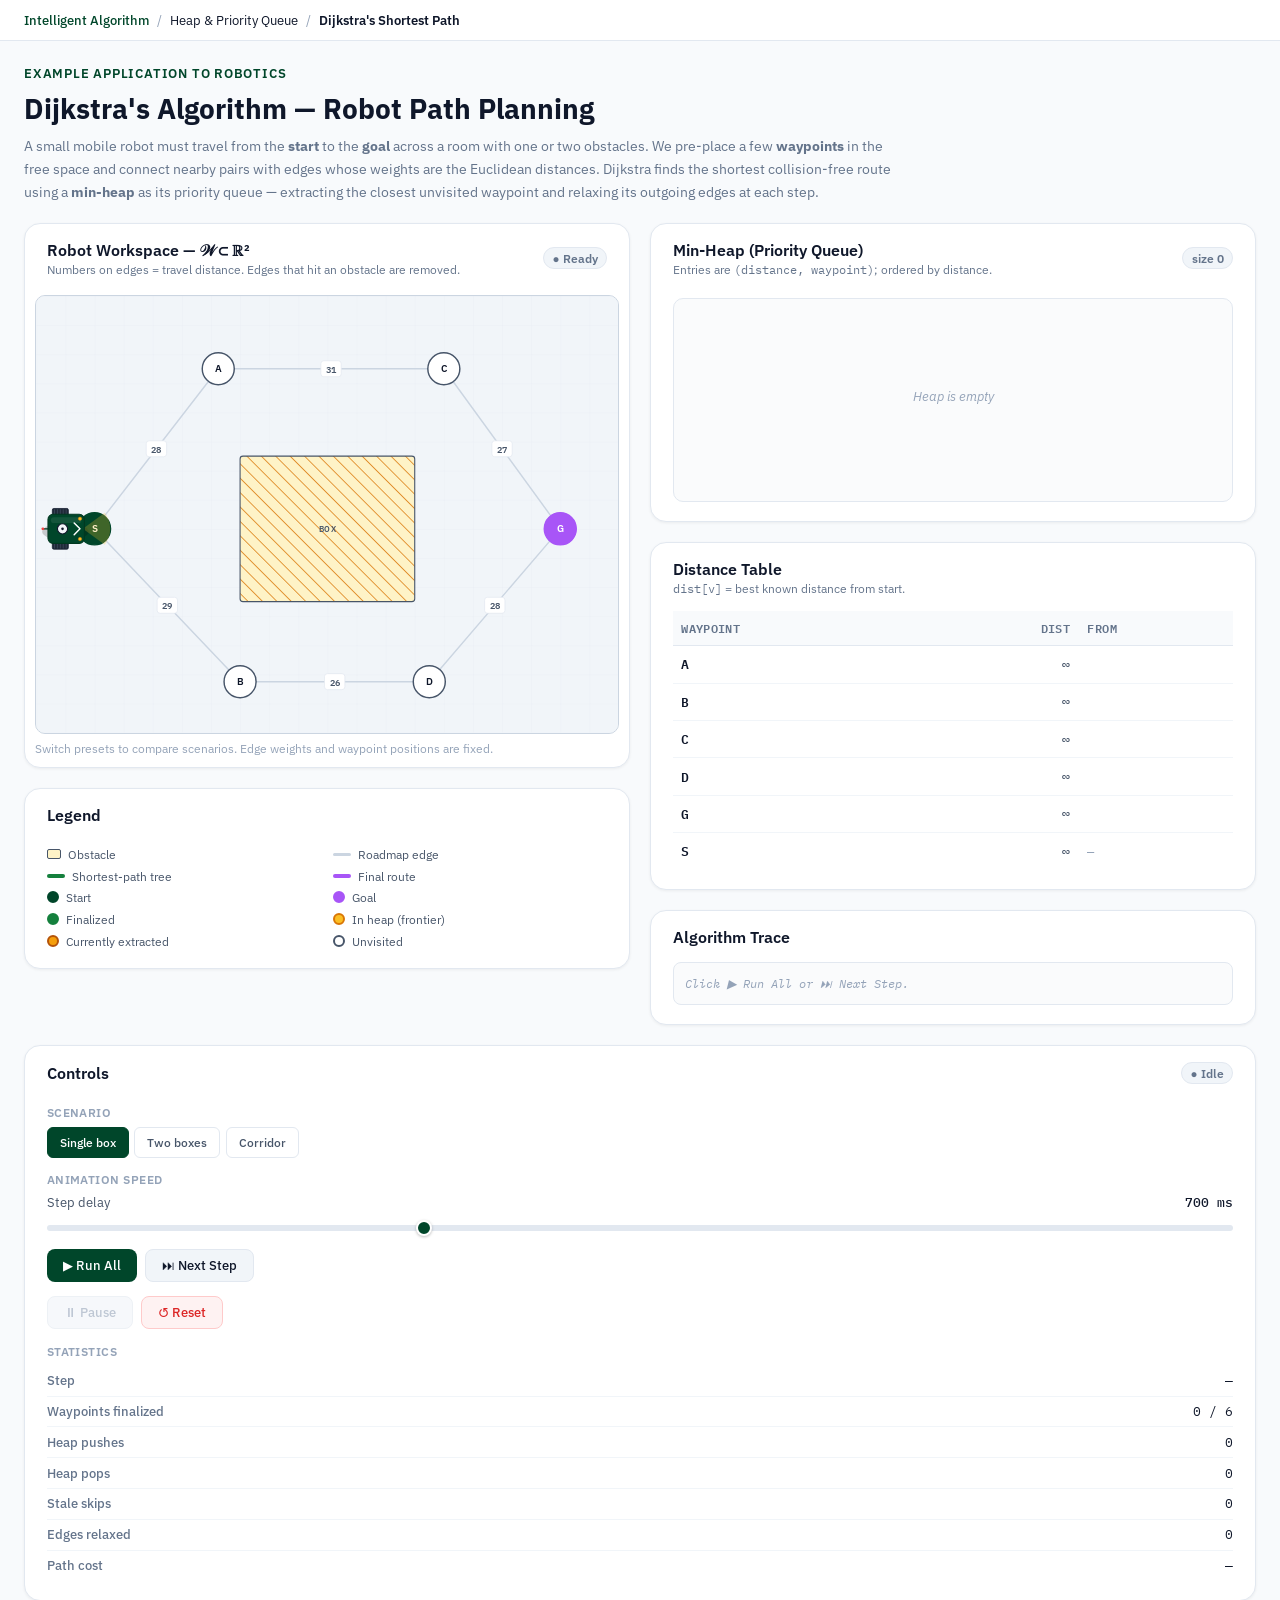
<file: course/intelligent_algorithm/dijkstra.html>
<!DOCTYPE html>
<html lang="en">
<head>
<meta charset="UTF-8">
<meta name="viewport" content="width=device-width, initial-scale=1.0">
<title>Dijkstra's Shortest Path — Intelligent Algorithm @ Ewha</title>
<link href="https://fonts.googleapis.com/css2?family=IBM+Plex+Sans:wght@300;400;500;600&family=IBM+Plex+Mono:wght@400;500;600&display=swap" rel="stylesheet">
<style>
*, *::before, *::after { box-sizing: border-box; margin: 0; padding: 0; }
body { font-family: 'IBM Plex Sans', sans-serif; background: #f8fafc; color: #0f172a; min-height: 100vh; overflow-x: hidden; }

/* ── Nav / Topbar ── */
.topbar { background: white; border-bottom: 1px solid #e2e8f0; padding: .7rem 1.5rem; display: flex; align-items: center; gap: .5rem; font-size: .84rem; flex-wrap: wrap; }
.topbar a { text-decoration: none; color: #00462A; font-weight: 500; }
.topbar a:hover { text-decoration: underline; }
.topbar .sep { color: #94a3b8; }
.topbar .cur { color: #0f172a; font-weight: 600; }

/* ── Page ── */
.page { max-width: 1440px; margin: 0 auto; padding: 1.5rem; }
.page-title { font-size: 1.75rem; font-weight: 700; margin-bottom: .4rem; }
.page-subtitle { font-size: .82rem; font-weight: 600; color: #00462A; text-transform: uppercase; letter-spacing: .06em; margin-bottom: .5rem; }
.page-desc { color: #64748b; font-size: .9rem; max-width: 880px; margin-bottom: 1.25rem; line-height: 1.6; }
.page-desc code { background: #f1f5f9; padding: .08rem .35rem; border-radius: 4px; font-family: 'IBM Plex Mono', monospace; font-size: .82em; color: #0f172a; }

/* ── Cards ── */
.card { background: white; border: 1px solid #e2e8f0; border-radius: 16px; box-shadow: 0 1px 3px rgba(0,0,0,.06); }
.card-hd { padding: 1rem 1.35rem .55rem; display: flex; align-items: center; justify-content: space-between; gap: .75rem; flex-wrap: wrap; }
.card-title { font-size: .98rem; font-weight: 600; }
.card-sub  { font-size: .73rem; color: #64748b; margin-top: .12rem; }
.card-body { padding: .75rem 1.35rem 1.2rem; }
.card-body-tight { padding: .6rem; }

/* ── Main layout ── */
.main-row { display: grid; grid-template-columns: 1fr 360px 300px; gap: 1.25rem; align-items: start; }
.viz-col  { display: flex; flex-direction: column; gap: 1.25rem; }
.mid-col  { display: flex; flex-direction: column; gap: 1.25rem; }
.right-col { display: flex; flex-direction: column; gap: 1.25rem; }

@media (max-width: 1280px) {
  .main-row { grid-template-columns: 1fr 1fr; }
  .right-col { grid-column: 1 / -1; flex-direction: row; flex-wrap: wrap; }
  .right-col > .card { flex: 1 1 280px; }
}
@media (max-width: 800px) {
  .main-row { grid-template-columns: 1fr; }
  .right-col { flex-direction: column; }
}

/* ── Map canvas ── */
.viz-wrap { width: 100%; aspect-ratio: 4/3; position: relative; border-radius: 10px; overflow: hidden; border: 1px solid #cbd5e1; background: #f1f5f9; }
.viz-wrap svg { display: block; width: 100%; height: 100%; user-select: none; }
.canvas-hint { font-size: .73rem; color: #94a3b8; margin-top: .4rem; line-height: 1.5; }

/* ── Buttons ── */
.btn-row { display: flex; gap: .55rem; flex-wrap: wrap; margin-top: .85rem; }
.btn {
  padding: .45rem 1rem; border-radius: 8px; border: none; cursor: pointer;
  font-family: 'IBM Plex Sans', sans-serif; font-size: .82rem; font-weight: 500;
  transition: background .15s, transform .1s, box-shadow .15s;
  display: inline-flex; align-items: center; gap: .35rem;
}
.btn:active:not(:disabled) { transform: scale(.97); }
.btn-primary { background: #00462A; color: white; }
.btn-primary:hover:not(:disabled) { background: #005a35; box-shadow: 0 2px 8px rgba(0,70,42,.25); }
.btn-primary:disabled { background: #94a3b8; cursor: not-allowed; }
.btn-secondary { background: #f1f5f9; color: #0f172a; border: 1px solid #e2e8f0; }
.btn-secondary:hover:not(:disabled) { background: #e2e8f0; }
.btn-secondary:disabled { color: #94a3b8; cursor: not-allowed; opacity: .6; }
.btn-danger { background: #fef2f2; color: #dc2626; border: 1px solid #fecaca; }
.btn-danger:hover:not(:disabled) { background: #fee2e2; }

/* ── Preset selector ── */
.preset-row { display: flex; gap: .35rem; flex-wrap: wrap; }
.preset-btn { padding: .4rem .75rem; border-radius: 6px; border: 1px solid #e2e8f0; background: white; font-size: .78rem; font-family: 'IBM Plex Sans', sans-serif; color: #475569; cursor: pointer; transition: all .15s; font-weight: 500; }
.preset-btn:hover { background: #f1f5f9; }
.preset-btn.active { background: #00462A; color: white; border-color: #00462A; }

/* ── Section label ── */
.sec-lbl { font-size: .73rem; font-weight: 600; text-transform: uppercase; letter-spacing: .04em; color: #94a3b8; margin: .9rem 0 .45rem; }
.sec-lbl:first-child { margin-top: 0; }

/* ── Status badge ── */
.status-badge { display: inline-flex; align-items: center; gap: .3rem; font-size: .73rem; font-weight: 600; padding: .15rem .55rem; border-radius: 999px; }
.status-badge.idle   { background: #f1f5f9; color: #64748b; border: 1px solid #e2e8f0; }
.status-badge.run    { background: #fffbeb; color: #d97706; border: 1px solid #fde68a; }
.status-badge.ok     { background: #f0fdf4; color: #15803d; border: 1px solid #bbf7d0; }
.status-badge.fail   { background: #fef2f2; color: #dc2626; border: 1px solid #fecaca; }

/* ── Sliders ── */
.sl-group { margin-bottom: .7rem; }
.sl-group:last-child { margin-bottom: 0; }
.sl-label { display: flex; justify-content: space-between; font-size: .8rem; margin-bottom: .25rem; }
.sl-label .sl-name { color: #475569; }
.sl-label .sl-val { font-family: 'IBM Plex Mono', monospace; color: #0f172a; font-weight: 500; }
input[type=range] { -webkit-appearance: none; appearance: none; width: 100%; height: 6px; background: #e2e8f0; border-radius: 3px; outline: none; cursor: pointer; }
input[type=range]::-webkit-slider-thumb { -webkit-appearance: none; width: 16px; height: 16px; border-radius: 50%; background: #00462A; cursor: pointer; border: 2px solid white; box-shadow: 0 1px 3px rgba(0,0,0,.25); }

/* ── Info rows ── */
.info-row { display: flex; justify-content: space-between; align-items: center; gap: .8rem; border-bottom: 1px solid #f1f5f9; padding: .4rem 0; font-size: .8rem; }
.info-row:last-child { border-bottom: none; }
.info-label { color: #64748b; font-weight: 500; }
.info-val { font-family: 'IBM Plex Mono', monospace; text-align: right; }
.info-val.ok  { color: #15803d; font-weight: 600; }
.info-val.err { color: #dc2626; font-weight: 600; }

/* ── Distance table ── */
.dist-table { width: 100%; border-collapse: collapse; font-size: .82rem; font-family: 'IBM Plex Mono', monospace; }
.dist-table th { background: #f8fafc; color: #64748b; font-weight: 600; padding: .45rem .55rem; text-align: left; border-bottom: 1px solid #e2e8f0; font-size: .72rem; text-transform: uppercase; letter-spacing: .03em; }
.dist-table td { padding: .45rem .55rem; border-bottom: 1px solid #f1f5f9; }
.dist-table tr:last-child td { border-bottom: none; }
.dist-table .v-cell { font-weight: 600; color: #0f172a; }
.dist-table .d-cell { text-align: right; color: #475569; }
.dist-table .p-cell { color: #94a3b8; font-size: .76rem; }
.dist-table tr.finalized { background: #f0fdf4; }
.dist-table tr.finalized .d-cell { color: #15803d; font-weight: 600; }
.dist-table tr.current { background: #fffbeb; }
.dist-table tr.current .d-cell { color: #d97706; font-weight: 600; }
.dist-table tr.updated { animation: flash 0.6s ease-out; }
@keyframes flash {
  0% { background: #dbeafe; }
  100% { background: transparent; }
}

/* ── Heap visualization ── */
.heap-box { background: #fafbfc; border: 1px solid #e2e8f0; border-radius: 10px; padding: .75rem; min-height: 110px; }
.heap-tree-svg { width: 100%; height: 170px; display: block; }
.heap-list { display: flex; flex-wrap: wrap; gap: .35rem; margin-top: .5rem; }
.heap-entry {
  display: inline-flex; align-items: center; gap: .3rem;
  padding: .3rem .55rem; border-radius: 6px;
  font-family: 'IBM Plex Mono', monospace; font-size: .76rem;
  background: #eff6ff; border: 1px solid #bfdbfe; color: #1e40af;
  transition: all .25s;
}
.heap-entry.root { background: #fef3c7; border-color: #fcd34d; color: #92400e; font-weight: 600; }
.heap-entry.stale { background: #f1f5f9; border-color: #e2e8f0; color: #94a3b8; text-decoration: line-through; }

/* ── Step log ── */
.step-log { max-height: 200px; overflow-y: auto; font-size: .77rem; line-height: 1.55; padding: .55rem .7rem; background: #fafbfc; border: 1px solid #e2e8f0; border-radius: 8px; font-family: 'IBM Plex Mono', monospace; color: #475569; }
.step-log .step-line { padding: .14rem 0; border-bottom: 1px dashed #f1f5f9; }
.step-log .step-line:last-child { border-bottom: none; }
.step-log .step-line.highlight { color: #00462A; font-weight: 500; }
.step-log .step-line.skip { color: #94a3b8; font-style: italic; }
.step-log .step-line.update { color: #1e40af; }
.step-log .step-line.final { color: #15803d; font-weight: 500; }
.step-log::-webkit-scrollbar { width: 6px; }
.step-log::-webkit-scrollbar-thumb { background: #cbd5e1; border-radius: 3px; }

/* ── Map styling ── */
.obstacle {
  fill: url(#obsPattern);
  stroke: #475569;
  stroke-width: 1.5;
}
.obstacle-label {
  font-family: 'IBM Plex Sans', sans-serif;
  font-size: 11px;
  font-weight: 600;
  fill: #475569;
  text-anchor: middle;
  dominant-baseline: central;
  pointer-events: none;
  text-transform: uppercase;
  letter-spacing: 0.05em;
}

/* Waypoint nodes — bigger, friendlier than the dense version */
.gnode-circle {
  fill: white;
  stroke: #475569;
  stroke-width: 2;
  transition: all .25s;
}
.gnode-circle.start { fill: #00462A; stroke: #00462A; }
.gnode-circle.goal  { fill: #a855f7; stroke: #a855f7; }
.gnode-circle.finalized { fill: #15803d; stroke: #15803d; }
.gnode-circle.frontier { fill: #fbbf24; stroke: #d97706; }
.gnode-circle.current { fill: #f59e0b; stroke: #b45309; stroke-width: 3.5; }
.gnode-label { font-family: 'IBM Plex Sans', sans-serif; font-size: 14px; font-weight: 600; fill: #0f172a; text-anchor: middle; dominant-baseline: central; pointer-events: none; }
.gnode-label.on-dark { fill: white; }
.gnode-dist { font-family: 'IBM Plex Mono', monospace; font-size: 12px; fill: #1e40af; text-anchor: middle; pointer-events: none; font-weight: 600; }

/* Edges */
.gedge-line { stroke: #cbd5e1; stroke-width: 2; transition: all .25s; }
.gedge-line.in-tree { stroke: #15803d; stroke-width: 3.5; }
.gedge-line.relaxing { stroke: #3b82f6; stroke-width: 3; stroke-dasharray: 5 3; animation: dash 0.6s linear infinite; }
.gedge-line.path { stroke: #a855f7; stroke-width: 4; }
@keyframes dash { to { stroke-dashoffset: -16; } }
.gedge-weight {
  font-family: 'IBM Plex Mono', monospace;
  font-size: 12px;
  fill: #475569;
  text-anchor: middle;
  dominant-baseline: central;
  pointer-events: none;
  font-weight: 600;
}
.gedge-weight-bg { fill: white; stroke: #e2e8f0; stroke-width: 1; pointer-events: none; }

/* Robot — top-down view of a small mobile robot */
.robot-shadow { fill: rgba(0,0,0,0.18); }
.robot-chassis { fill: #00462A; stroke: #003820; stroke-width: 1.5; }
.robot-chassis-highlight { fill: rgba(255,255,255,0.08); }
.robot-wheel { fill: #1f2937; stroke: #0f172a; stroke-width: 1; }
.robot-wheel-tread { stroke: #475569; stroke-width: 0.8; fill: none; }
.robot-sensor { fill: #f1f5f9; stroke: #0f172a; stroke-width: 1.5; }
.robot-sensor-dot { fill: #0f172a; }
.robot-led { fill: #fbbf24; stroke: #d97706; stroke-width: 0.5; }
.robot-led.scanning { animation: scan 1.4s ease-in-out infinite; }
@keyframes scan {
  0%, 100% { fill: #fbbf24; }
  50%      { fill: #fde68a; }
}
.robot-direction-cone { fill: #fbbf24; opacity: 0.25; }
.robot-direction-arrow { stroke: white; stroke-width: 2; fill: none; stroke-linecap: round; stroke-linejoin: round; }
.robot-antenna { stroke: #003820; stroke-width: 1.5; }
.robot-antenna-tip { fill: #ef4444; }

/* Goal beacon */
@keyframes pulse-goal {
  0%, 100% { opacity: 0.4; r: 22; }
  50%      { opacity: 0.1; r: 32; }
}
.goal-pulse { fill: #a855f7; animation: pulse-goal 1.6s ease-in-out infinite; }

/* ── Robotics callout ── */
.robotics-callout {
  background: linear-gradient(135deg, #f0fdf4 0%, #ecfdf5 100%);
  border: 1px solid #bbf7d0;
  border-left: 4px solid #00462A;
  border-radius: 10px;
  padding: .9rem 1.1rem;
  margin-bottom: 1.25rem;
  display: flex; gap: .9rem; align-items: flex-start;
}
.robotics-callout-icon { flex-shrink: 0; font-size: 1.4rem; }
.robotics-callout-body { font-size: .85rem; line-height: 1.6; color: #166534; }
.robotics-callout-body b { color: #00462A; font-weight: 600; }
.robotics-callout-body code { background: rgba(0,70,42,.08); padding: .05rem .3rem; border-radius: 4px; font-family: 'IBM Plex Mono', monospace; font-size: .82em; color: #00462A; }

/* Legend */
.legend-grid { display: grid; grid-template-columns: 1fr 1fr; gap: .35rem .75rem; }
.leg-item { display: flex; align-items: center; gap: .45rem; font-size: .78rem; color: #475569; }
.leg-dot  { width: 12px; height: 12px; border-radius: 50%; flex-shrink: 0; border: 2px solid; }
.leg-rect { width: 14px; height: 10px; border-radius: 2px; flex-shrink: 0; }
.leg-line { width: 18px; height: 3px; border-radius: 2px; flex-shrink: 0; }

@media (max-width: 640px) {
  .topbar { padding: .6rem 1rem; font-size: .78rem; }
  .page { padding: 1rem; }
  .page-title { font-size: 1.25rem; }
  .btn-row { gap: .4rem; }
  .btn { padding: .42rem .85rem; font-size: .8rem; }
}
</style>
</head>
<body>

<!-- ── Topbar breadcrumb ── -->
<div class="topbar">
  <a href="#">Intelligent Algorithm</a>
  <span class="sep">/</span>
  Heap &amp; Priority Queue
  <span class="sep">/</span>
  <span class="cur">Dijkstra's Shortest Path</span>
</div>

<!-- ── Page ── -->
<div class="page">
  <div class="page-subtitle">Example application to robotics</div>
  <h1 class="page-title">Dijkstra's Algorithm — Robot Path Planning</h1>
  <p class="page-desc">
    A small mobile robot must travel from the <b>start</b> to the <b>goal</b> across a room with one or two
    obstacles. We pre-place a few <b>waypoints</b> in the free space and connect nearby pairs with edges
    whose weights are the Euclidean distances. Dijkstra finds the shortest collision-free route using a
    <b>min-heap</b> as its priority queue — extracting the closest unvisited waypoint and relaxing its
    outgoing edges at each step.
  </p>

  <!-- <div class="robotics-callout">
    <div class="robotics-callout-icon">🤖</div>
    <div class="robotics-callout-body">
      <b>Why this is robotics.</b> Real robots plan in physical space, not abstract graphs. The pipeline
      is: <b>(1)</b> place waypoints in free space, <b>(2)</b> connect them into a graph with weights equal to
      the cost of travelling each segment, <b>(3)</b> run Dijkstra (or <code>A*</code>) to find the optimal
      route. The min-heap is what makes step 3 fast enough for real-time replanning.
    </div>
  </div> -->

  <div class="main-row">

    <!-- ════════ LEFT: Map ════════ -->
    <div class="viz-col">
      <div class="card">
        <div class="card-hd">
          <div>
            <div class="card-title">Robot Workspace — 𝒲 ⊂ ℝ²</div>
            <div class="card-sub">Numbers on edges = travel distance. Edges that hit an obstacle are removed.</div>
          </div>
          <span id="ws-status" class="status-badge idle">● Ready</span>
        </div>
        <div class="card-body-tight">
          <div class="viz-wrap" id="map-wrap">
            <svg id="map-svg" viewBox="0 0 800 600" preserveAspectRatio="xMidYMid meet">
              <defs>
                <pattern id="obsPattern" x="0" y="0" width="14" height="14" patternUnits="userSpaceOnUse" patternTransform="rotate(45)">
                  <rect width="14" height="14" fill="#fef3c7"/>
                  <line x1="0" y1="7" x2="14" y2="7" stroke="#d97706" stroke-width="1"/>
                </pattern>
                <pattern id="floorPattern" x="0" y="0" width="40" height="40" patternUnits="userSpaceOnUse">
                  <rect width="40" height="40" fill="#f1f5f9"/>
                  <line x1="0" y1="0" x2="40" y2="0" stroke="#e2e8f0" stroke-width="0.5"/>
                  <line x1="0" y1="0" x2="0" y2="40" stroke="#e2e8f0" stroke-width="0.5"/>
                </pattern>
              </defs>
              <rect width="800" height="600" fill="url(#floorPattern)"/>
            </svg>
          </div>
          <p class="canvas-hint">
            Switch presets to compare scenarios. Edge weights and waypoint positions are fixed.
          </p>
        </div>
      </div>

      <!-- Legend -->
      <div class="card">
        <div class="card-hd"><div class="card-title">Legend</div></div>
        <div class="card-body">
          <div class="legend-grid">
            <div class="leg-item"><div class="leg-rect" style="background:url(#obsPattern) #fef3c7;border:1.5px solid #475569"></div>Obstacle</div>
            <div class="leg-item"><div class="leg-line" style="background:#cbd5e1"></div>Roadmap edge</div>
            <div class="leg-item"><div class="leg-line" style="background:#15803d;height:4px"></div>Shortest-path tree</div>
            <div class="leg-item"><div class="leg-line" style="background:#a855f7;height:4px"></div>Final route</div>
            <div class="leg-item"><div class="leg-dot" style="background:#00462A;border-color:#00462A"></div>Start</div>
            <div class="leg-item"><div class="leg-dot" style="background:#a855f7;border-color:#a855f7"></div>Goal</div>
            <div class="leg-item"><div class="leg-dot" style="background:#15803d;border-color:#15803d"></div>Finalized</div>
            <div class="leg-item"><div class="leg-dot" style="background:#fbbf24;border-color:#d97706"></div>In heap (frontier)</div>
            <div class="leg-item"><div class="leg-dot" style="background:#f59e0b;border-color:#b45309"></div>Currently extracted</div>
            <div class="leg-item"><div class="leg-dot" style="background:white;border-color:#475569"></div>Unvisited</div>
          </div>
        </div>
      </div>
    </div><!-- end left viz-col -->

    <!-- ════════ MIDDLE: Heap + Distance Table ════════ -->
    <div class="mid-col">

      <div class="card">
        <div class="card-hd">
          <div>
            <div class="card-title">Min-Heap (Priority Queue)</div>
            <div class="card-sub">Entries are <code style="font-family:'IBM Plex Mono',monospace">(distance, waypoint)</code>; ordered by distance.</div>
          </div>
          <span id="heap-size" class="status-badge idle">size 0</span>
        </div>
        <div class="card-body">
          <div class="heap-box" id="heap-box">
            <svg class="heap-tree-svg" id="heap-svg" viewBox="0 0 360 170" preserveAspectRatio="xMidYMid meet"></svg>
            <div class="heap-list" id="heap-list"></div>
          </div>
        </div>
      </div>

      <div class="card">
        <div class="card-hd">
          <div>
            <div class="card-title">Distance Table</div>
            <div class="card-sub"><code style="font-family:'IBM Plex Mono',monospace">dist[v]</code> = best known distance from start.</div>
          </div>
        </div>
        <div class="card-body" style="padding-top:.4rem">
          <table class="dist-table" id="dist-table">
            <thead>
              <tr><th>Waypoint</th><th style="text-align:right">dist</th><th>From</th></tr>
            </thead>
            <tbody id="dist-tbody"></tbody>
          </table>
        </div>
      </div>

      <div class="card">
        <div class="card-hd">
          <div class="card-title">Algorithm Trace</div>
        </div>
        <div class="card-body" style="padding-top:.4rem">
          <div class="step-log" id="step-log">
            <div class="step-line" style="color:#94a3b8;font-style:italic">Click ▶ Run All or ⏭ Next Step.</div>
          </div>
        </div>
      </div>

    </div><!-- end mid-col -->

    <!-- ════════ RIGHT: Controls ════════ -->
    <div class="right-col">

      <div class="card">
        <div class="card-hd">
          <div class="card-title">Controls</div>
          <span id="algo-status" class="status-badge idle">● Idle</span>
        </div>
        <div class="card-body">

          <div class="sec-lbl">Scenario</div>
          <div class="preset-row" id="preset-row">
            <button class="preset-btn active" data-preset="simple">Single box</button>
            <button class="preset-btn" data-preset="twoBoxes">Two boxes</button>
            <button class="preset-btn" data-preset="corridor">Corridor</button>
          </div>

          <div class="sec-lbl">Animation Speed</div>
          <div class="sl-group">
            <div class="sl-label">
              <span class="sl-name">Step delay</span>
              <span class="sl-val" id="spd-disp">700 ms</span>
            </div>
            <input type="range" id="spd" min="100" max="2000" value="700" step="100">
          </div>

          <div class="btn-row">
            <button class="btn btn-primary" id="btn-run">▶ Run All</button>
            <button class="btn btn-secondary" id="btn-step">⏭ Next Step</button>
          </div>
          <div class="btn-row">
            <button class="btn btn-secondary" id="btn-pause" disabled>⏸ Pause</button>
            <button class="btn btn-danger" id="btn-reset">↺ Reset</button>
          </div>

          <div class="sec-lbl">Statistics</div>
          <div class="info-row"><span class="info-label">Step</span><span class="info-val" id="i-step">—</span></div>
          <div class="info-row"><span class="info-label">Waypoints finalized</span><span class="info-val" id="i-final">0 / 0</span></div>
          <div class="info-row"><span class="info-label">Heap pushes</span><span class="info-val" id="i-pushes">0</span></div>
          <div class="info-row"><span class="info-label">Heap pops</span><span class="info-val" id="i-pops">0</span></div>
          <div class="info-row"><span class="info-label">Stale skips</span><span class="info-val" id="i-skips">0</span></div>
          <div class="info-row"><span class="info-label">Edges relaxed</span><span class="info-val" id="i-relax">0</span></div>
          <div class="info-row"><span class="info-label">Path cost</span><span class="info-val" id="i-cost">—</span></div>

        </div>
      </div>

    </div><!-- end right-col -->

  </div><!-- end main-row -->
</div><!-- end page -->

<script>
'use strict';

// ══════════════════════════════════════════════════════════════════════════════
// SCENARIO PRESETS — fixed waypoints, one or two obstacles each
// All scenarios live in an 800 x 600 viewBox.
// ══════════════════════════════════════════════════════════════════════════════
const SCENARIOS = {
  // 1) ONE BOX in the middle. Robot must go above OR below the box.
  //    Asymmetric so the two routes have different costs — distance updates happen.
  simple: {
    title: 'Single box obstacle',
    obstacles: [
      { x: 280, y: 220, w: 240, h: 200, label: 'BOX' }
    ],
    nodes: [
      { id: 'S', label: 'S', x:  80, y: 320 },
      { id: 'A', label: 'A', x: 250, y: 100 },   // upper detour
      { id: 'B', label: 'B', x: 280, y: 530 },   // lower detour (closer → cheaper)
      { id: 'C', label: 'C', x: 560, y: 100 },
      { id: 'D', label: 'D', x: 540, y: 530 },
      { id: 'G', label: 'G', x: 720, y: 320 }
    ],
    edges: [
      ['S','A'], ['S','B'],
      ['A','C'], ['B','D'],
      ['C','G'], ['D','G'],
      ['A','D'],   // diagonal across the box → filtered
      ['B','C'],   // diagonal across the box → filtered
      ['S','G']    // straight line right through the box → filtered
    ],
    start: 'S',
    goal:  'G'
  },

  // 2) TWO obstacles. The route must go around both. Several feasible routes
  //    differ in cost so multiple dist updates happen.
  twoBoxes: {
    title: 'Two box obstacles',
    obstacles: [
      { x: 240, y: 100, w: 180, h: 200, label: 'BOX 1' },
      { x: 480, y: 320, w: 180, h: 200, label: 'BOX 2' }
    ],
    nodes: [
      { id: 'S', label: 'S', x:  70, y: 540 },
      { id: 'A', label: 'A', x:  70, y:  60 },   // top-left, well clear of box 1
      { id: 'B', label: 'B', x: 450, y:  60 },   // top middle, above box 1
      { id: 'C', label: 'C', x: 730, y:  60 },   // top-right, well clear
      { id: 'D', label: 'D', x: 450, y: 580 },   // bottom middle, below box 2
      { id: 'G', label: 'G', x: 730, y: 540 }
    ],
    edges: [
      ['S','A'],   // up the left side (well clear of box 1)
      ['S','D'],   // along the bottom (clear of box 2)
      ['A','B'],   // top edge, above both boxes
      ['B','C'],   // top edge
      ['C','G'],   // down the right side (clear of box 2)
      ['B','D'],   // vertical between the two boxes (passes through gap)
      ['D','G'],   // bottom-right — crosses box 2 → filtered
      ['A','G'],   // diagonal across both boxes → filtered
      ['A','D']    // diagonal across box 1 → filtered
    ],
    start: 'S',
    goal:  'G'
  },

  // 3) Narrow CORRIDOR vs going around. Two parallel walls leave a passage
  //    in the middle. The bypass goes via corner waypoints so the routes
  //    are collision-free.
  corridor: {
    title: 'Corridor with bypass',
    obstacles: [
      { x: 220, y: 140, w: 360, h: 130, label: 'WALL' },
      { x: 220, y: 330, w: 360, h: 130, label: 'WALL' }
    ],
    nodes: [
      { id: 'S',  label: 'S',  x:  70, y: 300 },
      { id: 'A',  label: 'A',  x: 280, y: 300 },   // corridor entry
      { id: 'B',  label: 'B',  x: 400, y: 300 },   // corridor middle
      { id: 'C',  label: 'C',  x: 520, y: 300 },   // corridor exit
      { id: 'U1', label: 'U1', x: 130, y:  60 },   // upper bypass: top-left
      { id: 'U2', label: 'U2', x: 680, y:  60 },   // upper bypass: top-right
      { id: 'D1', label: 'D1', x: 130, y: 540 },   // lower bypass: bottom-left
      { id: 'D2', label: 'D2', x: 680, y: 540 },   // lower bypass: bottom-right
      { id: 'G',  label: 'G',  x: 730, y: 300 }
    ],
    edges: [
      ['S','A'],
      ['A','B'], ['B','C'],
      ['C','G'],
      ['S','U1'], ['U1','U2'], ['U2','G'],   // upper bypass
      ['S','D1'], ['D1','D2'], ['D2','G']    // lower bypass
    ],
    start: 'S',
    goal:  'G'
  }
};

// ══════════════════════════════════════════════════════════════════════════════
// MODEL
// ══════════════════════════════════════════════════════════════════════════════
let scenario = null;
let nodes = [];
let edges = [];   // {u, v, w}
let obstacles = [];
let startId = null;
let goalId  = null;

function nodeById(id) { return nodes.find(n => n.id === id); }

function findEdge(u, v) {
  return edges.find(e => (e.u === u && e.v === v) || (e.u === v && e.v === u));
}

function neighbours(id) {
  const out = [];
  for (const e of edges) {
    if (e.u === id) out.push({ v: e.v, w: e.w });
    else if (e.v === id) out.push({ v: e.u, w: e.w });
  }
  return out;
}

// ══════════════════════════════════════════════════════════════════════════════
// COLLISION CHECKING (segment vs axis-aligned rect)
// ══════════════════════════════════════════════════════════════════════════════
function rectContains(r, p) {
  return p.x >= r.x && p.x <= r.x + r.w && p.y >= r.y && p.y <= r.y + r.h;
}
function segSegIntersect(a, b, c, d) {
  const det = (b.x - a.x) * (d.y - c.y) - (b.y - a.y) * (d.x - c.x);
  if (Math.abs(det) < 1e-9) return false;
  const t = ((c.x - a.x) * (d.y - c.y) - (c.y - a.y) * (d.x - c.x)) / det;
  const u = ((c.x - a.x) * (b.y - a.y) - (c.y - a.y) * (b.x - a.x)) / det;
  return t > 0 && t < 1 && u > 0 && u < 1;
}
function segmentIntersectsRect(p1, p2, r) {
  const xmin = r.x, ymin = r.y, xmax = r.x + r.w, ymax = r.y + r.h;
  if (rectContains(r, p1) || rectContains(r, p2)) return true;
  return segSegIntersect(p1, p2, {x:xmin,y:ymin}, {x:xmax,y:ymin}) ||
         segSegIntersect(p1, p2, {x:xmax,y:ymin}, {x:xmax,y:ymax}) ||
         segSegIntersect(p1, p2, {x:xmax,y:ymax}, {x:xmin,y:ymax}) ||
         segSegIntersect(p1, p2, {x:xmin,y:ymax}, {x:xmin,y:ymin});
}
function segmentInCollision(p1, p2) {
  for (const o of obstacles) if (segmentIntersectsRect(p1, p2, o)) return true;
  return false;
}

// ══════════════════════════════════════════════════════════════════════════════
// LOAD A SCENARIO — copy nodes & build edges with euclidean weights, drop colliding edges
// ══════════════════════════════════════════════════════════════════════════════
function loadScenario(name) {
  const s = SCENARIOS[name];
  scenario = s;
  obstacles = s.obstacles.map(o => ({ ...o }));
  nodes = s.nodes.map(n => ({ ...n }));
  startId = s.start;
  goalId  = s.goal;
  edges = [];
  for (const [u, v] of s.edges) {
    const a = nodeById(u), b = nodeById(v);
    if (!a || !b) continue;
    if (segmentInCollision(a, b)) continue;   // skip colliding edges
    const dx = a.x - b.x, dy = a.y - b.y;
    const w = Math.max(1, Math.round(Math.sqrt(dx*dx + dy*dy) / 10));
    edges.push({ u, v, w });
  }
}

// ══════════════════════════════════════════════════════════════════════════════
// MIN-HEAP
// ══════════════════════════════════════════════════════════════════════════════
class MinHeap {
  constructor() { this.a = []; this._counter = 0; }
  size() { return this.a.length; }
  push(d, v) {
    this.a.push({ d, v, seq: this._counter++ });
    this._up(this.a.length - 1);
  }
  pop() {
    if (this.a.length === 0) return null;
    const top = this.a[0];
    const last = this.a.pop();
    if (this.a.length > 0) { this.a[0] = last; this._down(0); }
    return top;
  }
  _less(i, j) {
    const ai = this.a[i], aj = this.a[j];
    return ai.d < aj.d || (ai.d === aj.d && ai.seq < aj.seq);
  }
  _up(i) {
    while (i > 0) {
      const p = (i - 1) >> 1;
      if (this._less(i, p)) { [this.a[i], this.a[p]] = [this.a[p], this.a[i]]; i = p; }
      else break;
    }
  }
  _down(i) {
    const n = this.a.length;
    while (true) {
      const l = 2*i+1, r = 2*i+2;
      let m = i;
      if (l < n && this._less(l, m)) m = l;
      if (r < n && this._less(r, m)) m = r;
      if (m !== i) { [this.a[i], this.a[m]] = [this.a[m], this.a[i]]; i = m; }
      else break;
    }
  }
  toArray() { return this.a.slice(); }
}

// ══════════════════════════════════════════════════════════════════════════════
// DIJKSTRA (generator)
// ══════════════════════════════════════════════════════════════════════════════
function* dijkstra(srcId) {
  const dist = {}, prev = {}, visited = new Set();
  for (const n of nodes) { dist[n.id] = Infinity; prev[n.id] = null; }
  dist[srcId] = 0;

  const heap = new MinHeap();
  heap.push(0, srcId);
  let pushes = 1, pops = 0, skips = 0, relaxes = 0;

  yield { phase:'init', dist:{...dist}, prev:{...prev}, visited:new Set(visited),
          heap: heap.toArray(), pushes, pops, skips, relaxes,
          msg:`Initialize: dist[${srcId}] = 0, push (0, ${srcId}).` };

  while (heap.size() > 0) {
    const top = heap.pop();
    pops++;
    yield { phase:'pop', dist:{...dist}, prev:{...prev}, visited:new Set(visited),
            heap: heap.toArray(), current:top, pushes, pops, skips, relaxes,
            msg:`Extract-min: (${top.d}, ${top.v}).` };

    if (visited.has(top.v)) {
      skips++;
      yield { phase:'pop-stale', dist:{...dist}, prev:{...prev}, visited:new Set(visited),
              heap: heap.toArray(), current:top, pushes, pops, skips, relaxes,
              msg:`${top.v} already finalized — skip (lazy deletion).` };
      continue;
    }

    visited.add(top.v);
    yield { phase:'finalize', dist:{...dist}, prev:{...prev}, visited:new Set(visited),
            heap: heap.toArray(), current:top, pushes, pops, skips, relaxes,
            msg:`Finalize ${top.v}: dist[${top.v}] = ${top.d}.` };

    for (const {v, w} of neighbours(top.v)) {
      relaxes++;
      const cand = dist[top.v] + w;
      if (cand < dist[v]) {
        const old = dist[v];
        dist[v] = cand;
        prev[v] = top.v;
        heap.push(cand, v);
        pushes++;
        yield { phase:'relax-update', dist:{...dist}, prev:{...prev}, visited:new Set(visited),
                heap: heap.toArray(), current:top, edge:{u:top.v, v}, pushes, pops, skips, relaxes,
                updatedVertex: v,
                msg:`Relax (${top.v}→${v}, w=${w}): ${dist[top.v]}+${w}=${cand} < ${old===Infinity?'∞':old}. Update.` };
      } else {
        yield { phase:'relax-skip', dist:{...dist}, prev:{...prev}, visited:new Set(visited),
                heap: heap.toArray(), current:top, edge:{u:top.v, v}, pushes, pops, skips, relaxes,
                msg:`Relax (${top.v}→${v}, w=${w}): ${cand} ≥ ${dist[v]===Infinity?'∞':dist[v]}. No update.` };
      }
    }
  }

  yield { phase:'done', dist:{...dist}, prev:{...prev}, visited:new Set(visited),
          heap: [], pushes, pops, skips, relaxes,
          msg:`Done. Goal cost: ${dist[goalId]===Infinity?'unreachable':dist[goalId]}.` };
}

// ══════════════════════════════════════════════════════════════════════════════
// RUNNER STATE
// ══════════════════════════════════════════════════════════════════════════════
let runner = null;
let lastState = null;
let autoTimer = null;
let isRunning = false;
let stepCount = 0;

let robotPos = { x: 0, y: 0, angle: 0 };
let robotAnimRAF = null;
let robotIsAnimating = false;

function resetRunner() {
  if (autoTimer) { clearTimeout(autoTimer); autoTimer = null; }
  if (robotAnimRAF) { cancelAnimationFrame(robotAnimRAF); robotAnimRAF = null; }
  robotIsAnimating = false;
  runner = null;
  lastState = null;
  isRunning = false;
  stepCount = 0;
  setStatus('idle', '● Idle');
  document.getElementById('btn-pause').disabled = true;
  document.getElementById('btn-run').disabled = false;
  document.getElementById('btn-step').disabled = false;
  // robot starts at start node
  const s = nodeById(startId);
  if (s) robotPos = { x: s.x, y: s.y, angle: 0 };
}

function ensureRunner() {
  if (!runner) {
    runner = dijkstra(startId);
    stepCount = 0;
    clearStepLog();
    setStatus('run', '● Searching');
  }
  return true;
}

function advanceOne() {
  ensureRunner();
  const r = runner.next();
  if (r.done) { finishRun(); return false; }
  stepCount++;
  lastState = r.value;
  applyState(lastState);
  if (lastState.phase === 'done') { finishRun(); return false; }
  return true;
}

function finishRun() {
  isRunning = false;
  if (autoTimer) { clearTimeout(autoTimer); autoTimer = null; }
  document.getElementById('btn-pause').disabled = true;
  document.getElementById('btn-run').disabled = false;
  document.getElementById('btn-step').disabled = true;
  if (lastState && lastState.dist[goalId] !== undefined && lastState.dist[goalId] !== Infinity) {
    setStatus('ok', '● Path found');
    animateRobotAlongPath();
  } else {
    setStatus('fail', '● No path');
  }
}

function autoLoop() {
  if (!isRunning) return;
  if (!advanceOne()) return;
  const delay = parseInt(document.getElementById('spd').value);
  autoTimer = setTimeout(autoLoop, delay);
}

// ══════════════════════════════════════════════════════════════════════════════
// MAP RENDERING
// ══════════════════════════════════════════════════════════════════════════════
const SVG_NS = 'http://www.w3.org/2000/svg';
const mapSvg = document.getElementById('map-svg');

function clearMapKeepDefs() {
  const keep = new Set();
  const defs = mapSvg.querySelector('defs');
  if (defs) keep.add(defs);
  for (const el of mapSvg.children) {
    if (el.tagName === 'rect' && el.getAttribute('width') === '800') keep.add(el);
  }
  const toRemove = [];
  for (const el of mapSvg.children) if (!keep.has(el)) toRemove.push(el);
  for (const el of toRemove) mapSvg.removeChild(el);
}

function reconstructPath() {
  if (!lastState) return null;
  const dist = lastState.dist;
  const prev = lastState.prev;
  if (dist[goalId] === undefined || dist[goalId] === Infinity) return null;
  if (!lastState.visited.has(goalId)) return null;
  const path = [];
  let cur = goalId;
  let safety = nodes.length + 2;
  while (cur !== null && cur !== undefined && safety-- > 0) {
    path.unshift(cur);
    if (cur === startId) break;
    cur = prev[cur];
  }
  if (path[0] !== startId) return null;
  return path;
}

function renderMap() {
  clearMapKeepDefs();

  // Obstacles
  for (const o of obstacles) {
    const r = document.createElementNS(SVG_NS, 'rect');
    r.setAttribute('x', o.x); r.setAttribute('y', o.y);
    r.setAttribute('width', o.w); r.setAttribute('height', o.h);
    r.setAttribute('rx', 4);
    r.setAttribute('class', 'obstacle');
    mapSvg.appendChild(r);
    if (o.label) {
      const t = document.createElementNS(SVG_NS, 'text');
      t.setAttribute('x', o.x + o.w / 2);
      t.setAttribute('y', o.y + o.h / 2);
      t.setAttribute('class', 'obstacle-label');
      t.textContent = o.label;
      mapSvg.appendChild(t);
    }
  }

  const state = lastState;
  const visited = state ? state.visited : new Set();
  const dist = state ? state.dist : {};
  const prev = state ? state.prev : {};
  const current = state && state.current ? state.current.v : null;
  const activeEdge = state && state.edge ? state.edge : null;
  const heapVerts = new Set();
  if (state) for (const e of state.heap) heapVerts.add(e.v);

  // Tree edges
  const treeEdges = new Set();
  if (state) {
    for (const v of visited) {
      if (prev[v] !== null && prev[v] !== undefined) {
        const e = findEdge(prev[v], v);
        if (e) treeEdges.add(e);
      }
    }
  }

  // Path
  const path = reconstructPath();
  const pathEdgeSet = new Set();
  if (path) {
    for (let i = 0; i < path.length - 1; i++) {
      const e = findEdge(path[i], path[i+1]);
      if (e) pathEdgeSet.add(e);
    }
  }

  // Edges
  for (const e of edges) {
    const a = nodeById(e.u), b = nodeById(e.v);
    if (!a || !b) continue;
    const line = document.createElementNS(SVG_NS, 'line');
    line.setAttribute('x1', a.x); line.setAttribute('y1', a.y);
    line.setAttribute('x2', b.x); line.setAttribute('y2', b.y);
    let cls = 'gedge-line';
    if (pathEdgeSet.has(e)) cls += ' path';
    else if (treeEdges.has(e)) cls += ' in-tree';
    if (activeEdge && ((activeEdge.u===e.u && activeEdge.v===e.v) || (activeEdge.u===e.v && activeEdge.v===e.u))) cls += ' relaxing';
    line.setAttribute('class', cls);
    mapSvg.appendChild(line);
  }

  // Edge weight labels
  for (const e of edges) {
    const a = nodeById(e.u), b = nodeById(e.v);
    if (!a || !b) continue;
    const mx = (a.x + b.x) / 2, my = (a.y + b.y) / 2;
    const bg = document.createElementNS(SVG_NS, 'rect');
    bg.setAttribute('x', mx - 14); bg.setAttribute('y', my - 11);
    bg.setAttribute('width', 28);  bg.setAttribute('height', 22);
    bg.setAttribute('rx', 4);
    bg.setAttribute('class', 'gedge-weight-bg');
    mapSvg.appendChild(bg);
    const t = document.createElementNS(SVG_NS, 'text');
    t.setAttribute('x', mx); t.setAttribute('y', my);
    t.setAttribute('class', 'gedge-weight');
    t.textContent = e.w;
    mapSvg.appendChild(t);
  }

  // Goal pulse
  const gn = nodeById(goalId);
  if (gn && !visited.has(goalId) && current !== goalId) {
    const pulse = document.createElementNS(SVG_NS, 'circle');
    pulse.setAttribute('cx', gn.x); pulse.setAttribute('cy', gn.y);
    pulse.setAttribute('r', 22);
    pulse.setAttribute('class', 'goal-pulse');
    mapSvg.appendChild(pulse);
  }

  // Nodes
  for (const n of nodes) {
    const isStart = n.id === startId;
    const isGoal  = n.id === goalId;
    const isFin   = visited.has(n.id);
    const isCur   = current === n.id;
    const isFront = heapVerts.has(n.id) && !isFin;

    let cls = 'gnode-circle';
    if (isCur)        cls += ' current';
    else if (isFin)   cls += ' finalized';
    else if (isFront) cls += ' frontier';
    else if (isStart) cls += ' start';
    else if (isGoal)  cls += ' goal';

    const c = document.createElementNS(SVG_NS, 'circle');
    c.setAttribute('cx', n.x); c.setAttribute('cy', n.y);
    c.setAttribute('r', 22);
    c.setAttribute('class', cls);
    mapSvg.appendChild(c);

    const t = document.createElementNS(SVG_NS, 'text');
    t.setAttribute('x', n.x); t.setAttribute('y', n.y);
    let labelCls = 'gnode-label';
    if (isStart || isGoal || isFin || isCur || isFront) labelCls += ' on-dark';
    t.setAttribute('class', labelCls);
    t.textContent = n.label;
    mapSvg.appendChild(t);

    // Distance badge above (only when meaningful)
    if (state && dist[n.id] !== undefined && dist[n.id] !== Infinity && (isFin || isFront || isCur)) {
      const dt = document.createElementNS(SVG_NS, 'text');
      dt.setAttribute('x', n.x);
      dt.setAttribute('y', n.y - 32);
      dt.setAttribute('class', 'gnode-dist');
      dt.textContent = `d=${dist[n.id]}`;
      mapSvg.appendChild(dt);
    }
  }

  // Robot — stays parked at the start during search (the algorithm is "thinking").
  //         When the search finishes and a path is found, the robot animates
  //         along the path. This avoids covering currently-processed nodes.
  let rx = robotPos.x, ry = robotPos.y, ra = robotPos.angle;
  if (!robotIsAnimating) {
    const sNode = nodeById(startId);
    if (sNode) {
      // Sit just to the left of the start marker, facing right
      rx = sNode.x - 42;
      ry = sNode.y;
      ra = 0;
    }
  }
  drawRobot(rx, ry, ra);
}

function drawRobot(cx, cy, angle) {
  // Top-down view of a small mobile robot.
  // The local coordinate frame is: +x = forward (heading), +y = right side.
  const g = document.createElementNS(SVG_NS, 'g');
  g.setAttribute('transform', `translate(${cx},${cy}) rotate(${angle * 180 / Math.PI})`);

  // Soft shadow under the chassis
  const shadow = document.createElementNS(SVG_NS, 'ellipse');
  shadow.setAttribute('cx', 2);
  shadow.setAttribute('cy', 4);
  shadow.setAttribute('rx', 32);
  shadow.setAttribute('ry', 12);
  shadow.setAttribute('class', 'robot-shadow');
  g.appendChild(shadow);

  // Direction cone (a soft yellow wedge in front, like a headlight beam)
  const cone = document.createElementNS(SVG_NS, 'path');
  cone.setAttribute('d', 'M 26 0 L 56 -22 A 36 36 0 0 1 56 22 Z');
  cone.setAttribute('class', 'robot-direction-cone');
  g.appendChild(cone);

  // Two wheels — drawn first so the chassis sits over them
  // Left wheel (negative y in local frame)
  const wheelL = document.createElementNS(SVG_NS, 'rect');
  wheelL.setAttribute('x', -16); wheelL.setAttribute('y', -28);
  wheelL.setAttribute('width', 22); wheelL.setAttribute('height', 10);
  wheelL.setAttribute('rx', 2);
  wheelL.setAttribute('class', 'robot-wheel');
  g.appendChild(wheelL);
  // Tread lines
  for (let i = -13; i <= 3; i += 4) {
    const tread = document.createElementNS(SVG_NS, 'line');
    tread.setAttribute('x1', i); tread.setAttribute('y1', -27);
    tread.setAttribute('x2', i); tread.setAttribute('y2', -19);
    tread.setAttribute('class', 'robot-wheel-tread');
    g.appendChild(tread);
  }

  // Right wheel (positive y)
  const wheelR = document.createElementNS(SVG_NS, 'rect');
  wheelR.setAttribute('x', -16); wheelR.setAttribute('y', 18);
  wheelR.setAttribute('width', 22); wheelR.setAttribute('height', 10);
  wheelR.setAttribute('rx', 2);
  wheelR.setAttribute('class', 'robot-wheel');
  g.appendChild(wheelR);
  for (let i = -13; i <= 3; i += 4) {
    const tread = document.createElementNS(SVG_NS, 'line');
    tread.setAttribute('x1', i); tread.setAttribute('y1', 19);
    tread.setAttribute('x2', i); tread.setAttribute('y2', 27);
    tread.setAttribute('class', 'robot-wheel-tread');
    g.appendChild(tread);
  }

  // Chassis — main body (rounded rectangle)
  const chassis = document.createElementNS(SVG_NS, 'rect');
  chassis.setAttribute('x', -22); chassis.setAttribute('y', -20);
  chassis.setAttribute('width', 50); chassis.setAttribute('height', 40);
  chassis.setAttribute('rx', 7);
  chassis.setAttribute('class', 'robot-chassis');
  g.appendChild(chassis);

  // Subtle highlight strip on top of the chassis (suggests the dome curvature)
  const highlight = document.createElementNS(SVG_NS, 'rect');
  highlight.setAttribute('x', -18); highlight.setAttribute('y', -16);
  highlight.setAttribute('width', 42); highlight.setAttribute('height', 8);
  highlight.setAttribute('rx', 4);
  highlight.setAttribute('class', 'robot-chassis-highlight');
  g.appendChild(highlight);

  // LiDAR / sensor turret on top — a small disc with a center marker
  const sensor = document.createElementNS(SVG_NS, 'circle');
  sensor.setAttribute('cx', -2); sensor.setAttribute('cy', 0);
  sensor.setAttribute('r', 7);
  sensor.setAttribute('class', 'robot-sensor');
  g.appendChild(sensor);
  const sensorDot = document.createElementNS(SVG_NS, 'circle');
  sensorDot.setAttribute('cx', -2); sensorDot.setAttribute('cy', 0);
  sensorDot.setAttribute('r', 1.8);
  sensorDot.setAttribute('class', 'robot-sensor-dot');
  g.appendChild(sensorDot);

  // Forward arrow on the chassis face — clear heading indicator
  const arrow = document.createElementNS(SVG_NS, 'path');
  arrow.setAttribute('d', 'M 14 -8 L 22 0 L 14 8');
  arrow.setAttribute('class', 'robot-direction-arrow');
  g.appendChild(arrow);

  // Status LEDs on the front corners
  const led1 = document.createElementNS(SVG_NS, 'circle');
  led1.setAttribute('cx', 22); led1.setAttribute('cy', -14);
  led1.setAttribute('r', 2.4);
  led1.setAttribute('class', robotIsAnimating ? 'robot-led' : 'robot-led scanning');
  g.appendChild(led1);
  const led2 = document.createElementNS(SVG_NS, 'circle');
  led2.setAttribute('cx', 22); led2.setAttribute('cy', 14);
  led2.setAttribute('r', 2.4);
  led2.setAttribute('class', robotIsAnimating ? 'robot-led' : 'robot-led scanning');
  g.appendChild(led2);

  // Antenna sticking out the back
  const ant = document.createElementNS(SVG_NS, 'line');
  ant.setAttribute('x1', -20); ant.setAttribute('y1', 0);
  ant.setAttribute('x2', -28); ant.setAttribute('y2', 0);
  ant.setAttribute('class', 'robot-antenna');
  g.appendChild(ant);
  const antTip = document.createElementNS(SVG_NS, 'circle');
  antTip.setAttribute('cx', -29); antTip.setAttribute('cy', 0);
  antTip.setAttribute('r', 2);
  antTip.setAttribute('class', 'robot-antenna-tip');
  g.appendChild(antTip);

  mapSvg.appendChild(g);
}

function animateRobotAlongPath() {
  const path = reconstructPath();
  if (!path || path.length < 2) return;
  const pts = path.map(id => nodeById(id));
  const segLens = [];
  let total = 0;
  for (let i = 0; i < pts.length - 1; i++) {
    const dx = pts[i+1].x - pts[i].x, dy = pts[i+1].y - pts[i].y;
    const L = Math.sqrt(dx*dx + dy*dy);
    segLens.push(L);
    total += L;
  }
  const speed = 220; // px/s
  const duration = (total / speed) * 1000;
  const t0 = performance.now();
  robotIsAnimating = true;

  function tick(now) {
    const t = Math.min(1, (now - t0) / duration);
    const target = total * t;
    let acc = 0, idx = 0;
    while (idx < segLens.length && acc + segLens[idx] < target) { acc += segLens[idx]; idx++; }
    if (idx >= segLens.length) {
      const last = pts[pts.length - 1];
      robotPos = { x: last.x, y: last.y, angle: robotPos.angle };
      renderMap();
      robotIsAnimating = false;
      robotAnimRAF = null;
      return;
    }
    const segT = (target - acc) / segLens[idx];
    const a = pts[idx], b = pts[idx + 1];
    const x = a.x + (b.x - a.x) * segT;
    const y = a.y + (b.y - a.y) * segT;
    const angle = Math.atan2(b.y - a.y, b.x - a.x);
    robotPos = { x, y, angle };
    renderMap();
    if (t < 1) robotAnimRAF = requestAnimationFrame(tick);
    else { robotIsAnimating = false; robotAnimRAF = null; }
  }
  robotAnimRAF = requestAnimationFrame(tick);
}

// ══════════════════════════════════════════════════════════════════════════════
// HEAP RENDERING
// ══════════════════════════════════════════════════════════════════════════════
const heapSvg = document.getElementById('heap-svg');

function renderHeap() {
  while (heapSvg.firstChild) heapSvg.removeChild(heapSvg.firstChild);
  const list = document.getElementById('heap-list');
  list.innerHTML = '';

  const heap = lastState ? lastState.heap : [];
  const visited = lastState ? lastState.visited : new Set();
  document.getElementById('heap-size').textContent = `size ${heap.length}`;

  if (heap.length === 0) {
    const t = document.createElementNS(SVG_NS, 'text');
    t.setAttribute('x', 180); t.setAttribute('y', 85);
    t.setAttribute('text-anchor', 'middle'); t.setAttribute('dominant-baseline', 'central');
    t.setAttribute('fill', '#94a3b8'); t.setAttribute('font-style', 'italic'); t.setAttribute('font-size', 13);
    t.textContent = 'Heap is empty';
    heapSvg.appendChild(t);
    return;
  }

  const W2 = 360, H2 = 170;
  const n = heap.length;
  const maxLevel = Math.floor(Math.log2(n)) + 1;
  const levelHeight = H2 / (maxLevel + 1);
  function pos(i) {
    const level = Math.floor(Math.log2(i + 1));
    const indexInLevel = i - ((1 << level) - 1);
    const slotsInLevel = 1 << level;
    return {
      x: W2 * (indexInLevel + 0.5) / slotsInLevel,
      y: levelHeight * (level + 0.7)
    };
  }
  for (let i = 1; i < n; i++) {
    const p = (i - 1) >> 1;
    const a = pos(p), b = pos(i);
    const ln = document.createElementNS(SVG_NS, 'line');
    ln.setAttribute('x1', a.x); ln.setAttribute('y1', a.y);
    ln.setAttribute('x2', b.x); ln.setAttribute('y2', b.y);
    ln.setAttribute('stroke', '#cbd5e1'); ln.setAttribute('stroke-width', 1.5);
    heapSvg.appendChild(ln);
  }
  for (let i = 0; i < n; i++) {
    const e = heap[i];
    const { x, y } = pos(i);
    const stale = visited.has(e.v);
    const c = document.createElementNS(SVG_NS, 'circle');
    c.setAttribute('cx', x); c.setAttribute('cy', y);
    c.setAttribute('r', i === 0 ? 18 : 15);
    if (stale)        { c.setAttribute('fill', '#f1f5f9'); c.setAttribute('stroke', '#cbd5e1'); }
    else if (i === 0) { c.setAttribute('fill', '#fef3c7'); c.setAttribute('stroke', '#d97706'); }
    else              { c.setAttribute('fill', '#eff6ff'); c.setAttribute('stroke', '#3b82f6'); }
    c.setAttribute('stroke-width', 2);
    heapSvg.appendChild(c);
    const t = document.createElementNS(SVG_NS, 'text');
    t.setAttribute('x', x); t.setAttribute('y', y);
    t.setAttribute('text-anchor', 'middle'); t.setAttribute('dominant-baseline', 'central');
    t.setAttribute('font-family', "'IBM Plex Mono', monospace");
    t.setAttribute('font-size', i === 0 ? 11 : 10);
    t.setAttribute('font-weight', 600);
    t.setAttribute('fill', stale ? '#94a3b8' : (i === 0 ? '#92400e' : '#1e40af'));
    t.textContent = `${e.d},${e.v}`;
    heapSvg.appendChild(t);
  }

  for (let i = 0; i < heap.length; i++) {
    const e = heap[i];
    const stale = visited.has(e.v);
    const span = document.createElement('span');
    let cls = 'heap-entry';
    if (i === 0) cls += ' root';
    if (stale)   cls += ' stale';
    span.className = cls;
    span.textContent = `(${e.d}, ${e.v})`;
    list.appendChild(span);
  }
}

// ══════════════════════════════════════════════════════════════════════════════
// DISTANCE TABLE
// ══════════════════════════════════════════════════════════════════════════════
function renderDistTable() {
  const tbody = document.getElementById('dist-tbody');
  tbody.innerHTML = '';
  const dist    = lastState ? lastState.dist : {};
  const prev    = lastState ? lastState.prev : {};
  const visited = lastState ? lastState.visited : new Set();
  const current = lastState && lastState.current ? lastState.current.v : null;

  const ordered = [...nodes].sort((a, b) => a.label.localeCompare(b.label));
  for (const n of ordered) {
    const tr = document.createElement('tr');
    if (visited.has(n.id)) tr.classList.add('finalized');
    if (current === n.id)  tr.classList.add('current');
    if (lastState && lastState.updatedVertex === n.id) tr.classList.add('updated');

    const tdV = document.createElement('td');
    tdV.className = 'v-cell';
    tdV.textContent = n.label;

    const tdD = document.createElement('td');
    tdD.className = 'd-cell';
    const d = dist[n.id];
    tdD.textContent = (d === undefined || d === Infinity) ? '∞' : d;

    const tdP = document.createElement('td');
    tdP.className = 'p-cell';
    const p = prev[n.id];
    tdP.textContent = (p === null || p === undefined) ? (n.id === startId ? '—' : '') : p;

    tr.appendChild(tdV); tr.appendChild(tdD); tr.appendChild(tdP);
    tbody.appendChild(tr);
  }
}

// ══════════════════════════════════════════════════════════════════════════════
// LOG + STATS
// ══════════════════════════════════════════════════════════════════════════════
function clearStepLog() { document.getElementById('step-log').innerHTML = ''; }
function appendStepLog(state) {
  const log = document.getElementById('step-log');
  const div = document.createElement('div');
  div.className = 'step-line';
  switch (state.phase) {
    case 'init':         div.classList.add('highlight'); break;
    case 'finalize':     div.classList.add('final'); break;
    case 'pop-stale':    div.classList.add('skip'); break;
    case 'relax-update': div.classList.add('update'); break;
    case 'done':         div.classList.add('highlight'); break;
  }
  div.textContent = `[${stepCount.toString().padStart(2,' ')}] ${state.msg}`;
  log.appendChild(div);
  log.scrollTop = log.scrollHeight;
}

function renderStats() {
  const s = lastState;
  document.getElementById('i-step').textContent = s ? stepCount : '—';
  document.getElementById('i-final').textContent = `${s ? s.visited.size : 0} / ${nodes.length}`;
  document.getElementById('i-pushes').textContent = s ? s.pushes : 0;
  document.getElementById('i-pops').textContent   = s ? s.pops   : 0;
  document.getElementById('i-skips').textContent  = s ? s.skips  : 0;
  document.getElementById('i-relax').textContent  = s ? s.relaxes : 0;
  if (s && s.dist[goalId] !== undefined && s.dist[goalId] !== Infinity) {
    const el = document.getElementById('i-cost');
    el.textContent = s.dist[goalId];
    el.className = 'info-val ok';
  } else if (s && s.phase === 'done') {
    const el = document.getElementById('i-cost');
    el.textContent = '∞ (unreachable)';
    el.className = 'info-val err';
  } else {
    const el = document.getElementById('i-cost');
    el.textContent = '—';
    el.className = 'info-val';
  }
}

function applyState(state) {
  lastState = state;
  renderMap();
  renderHeap();
  renderDistTable();
  renderStats();
  appendStepLog(state);
}
function applyEmptyState() {
  lastState = null;
  document.getElementById('step-log').innerHTML =
    '<div class="step-line" style="color:#94a3b8;font-style:italic">Click ▶ Run All or ⏭ Next Step.</div>';
  renderMap();
  renderHeap();
  renderDistTable();
  renderStats();
}

function setStatus(kind, text) {
  const el = document.getElementById('algo-status');
  el.className = 'status-badge ' + kind; el.textContent = text;
  const ws = document.getElementById('ws-status');
  if (kind === 'idle')      { ws.className = 'status-badge idle'; ws.textContent = '● Ready'; }
  else if (kind === 'run')  { ws.className = 'status-badge run';  ws.textContent = '● Searching'; }
  else if (kind === 'ok')   { ws.className = 'status-badge ok';   ws.textContent = '● Path found'; }
  else if (kind === 'fail') { ws.className = 'status-badge fail'; ws.textContent = '● No path'; }
}

// ══════════════════════════════════════════════════════════════════════════════
// EVENT WIRING
// ══════════════════════════════════════════════════════════════════════════════
document.querySelectorAll('.preset-btn').forEach(b => {
  b.addEventListener('click', () => {
    document.querySelectorAll('.preset-btn').forEach(x => x.classList.remove('active'));
    b.classList.add('active');
    loadScenario(b.dataset.preset);
    resetRunner();
    applyEmptyState();
  });
});

document.getElementById('btn-run').addEventListener('click', () => {
  ensureRunner();
  isRunning = true;
  document.getElementById('btn-pause').disabled = false;
  document.getElementById('btn-run').disabled = true;
  autoLoop();
});

document.getElementById('btn-step').addEventListener('click', () => {
  if (isRunning) return;
  advanceOne();
});

document.getElementById('btn-pause').addEventListener('click', () => {
  isRunning = false;
  if (autoTimer) { clearTimeout(autoTimer); autoTimer = null; }
  document.getElementById('btn-pause').disabled = true;
  document.getElementById('btn-run').disabled = false;
  setStatus('idle', '● Paused');
});

document.getElementById('btn-reset').addEventListener('click', () => {
  resetRunner();
  applyEmptyState();
});

document.getElementById('spd').addEventListener('input', (e) => {
  document.getElementById('spd-disp').textContent = `${e.target.value} ms`;
});

// ══════════════════════════════════════════════════════════════════════════════
// INIT
// ══════════════════════════════════════════════════════════════════════════════
loadScenario('simple');
resetRunner();
applyEmptyState();
</script>
</body>
</html>
</file>
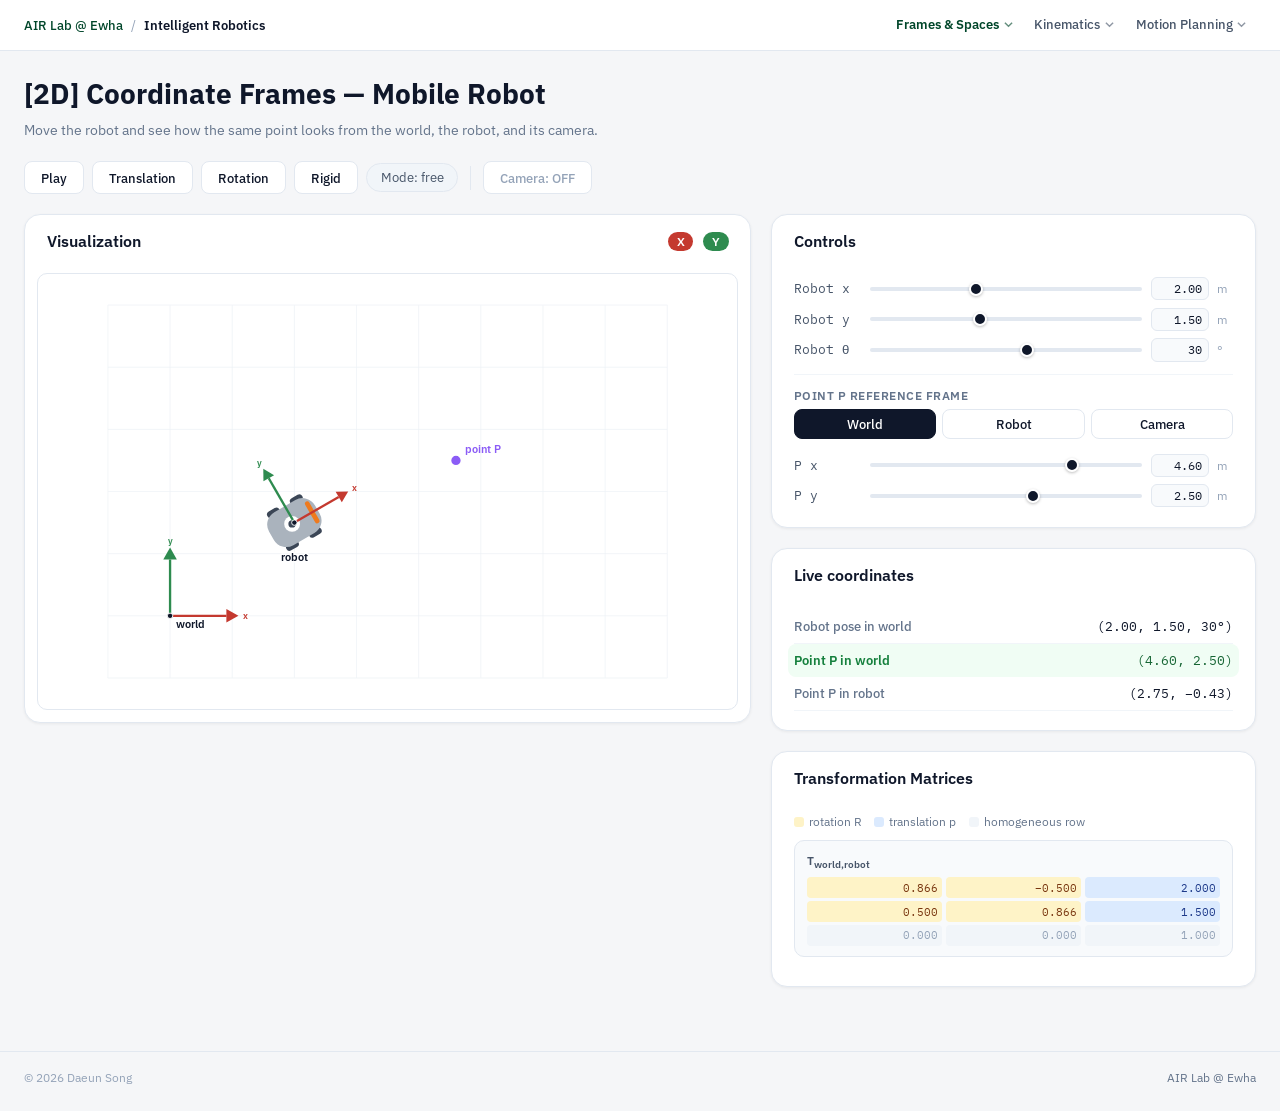
<file: course/intelligent_robotics/coordinate_frames/2d.html>
<!DOCTYPE html>
<html lang="en">
<head>
<meta charset="UTF-8">
<meta name="viewport" content="width=device-width, initial-scale=1.0">
<title>Coordinate Frames — AIR Lab @ Ewha</title>
<link href="https://fonts.googleapis.com/css2?family=IBM+Plex+Sans:wght@300;400;500;600&family=IBM+Plex+Mono:wght@400;500&display=swap" rel="stylesheet">
<style>
*, *::before, *::after { box-sizing: border-box; margin: 0; padding: 0; }
body { font-family: 'IBM Plex Sans', sans-serif; background: #f5f6f8; color: #0f172a; min-height: 100vh; }

/* ── Nav breadcrumb ── */
.topbar { background: white; border-bottom: 1px solid #e2e8f0; padding: .7rem 1.5rem; display: flex; align-items: center; gap: .5rem; font-size: .84rem; }
.topbar a { text-decoration: none; color: #00462A; font-weight: 500; }
.topbar a:hover { text-decoration: underline; }
.topbar .sep { color: #94a3b8; }
.topbar .cur { color: #0f172a; font-weight: 600; }

/* ── Page layout ── */
.page { max-width: 1400px; margin: 0 auto; padding: 1.5rem; }
.page-title { font-size: 1.75rem; font-weight: 700; margin-bottom: .4rem; }
.page-desc { color: #64748b; font-size: .9rem; max-width: 640px; margin-bottom: 1.25rem; line-height: 1.6; }

/* ── Buttons ── */
.btn-row { display: flex; flex-wrap: wrap; gap: .5rem; align-items: center; margin-bottom: 1.25rem; }
button { font-family: inherit; cursor: pointer; border: 1px solid #e2e8f0; border-radius: 8px; padding: .42rem 1rem; font-size: .84rem; font-weight: 500; transition: background .12s, color .12s; background: white; color: #0f172a; }
button:hover { background: #f1f5f9; }
button.btn-active { background: #0f172a; color: white; border-color: #0f172a; }
button.btn-danger { background: #dc2626; color: white; border-color: #dc2626; }
button.btn-danger:hover { background: #b91c1c; }
.badge { background: #f1f5f9; border: 1px solid #e2e8f0; border-radius: 9999px; padding: .3rem .85rem; font-size: .8rem; color: #475569; white-space: nowrap; }

/* ── Grid ── */
.main-grid { display: grid; grid-template-columns: 1.5fr 1fr; gap: 1.25rem; align-items: start; }
@media (max-width: 960px) { .main-grid { grid-template-columns: 1fr; } }

/* ── Cards ── */
.card { background: white; border: 1px solid #e2e8f0; border-radius: 16px; box-shadow: 0 1px 3px rgba(0,0,0,.06); }
.card-hd { padding: 1rem 1.35rem .6rem; display: flex; align-items: center; justify-content: space-between; }
.axis-legend { display: flex; gap: .6rem; }
.axis-chip { font-size: .75rem; font-weight: 600; padding: .15rem .55rem; border-radius: 999px; color: white; }
.card-title { font-size: .98rem; font-weight: 600; }
.card-body { padding: 1rem 1.35rem 1.2rem; }

/* ── SVG canvas ── */
.viz-svg { width: 100%; display: block; border-radius: 10px; border: 1px solid #e2e8f0; background: white; }

/* ── Side panel ── */
.side-panel { display: flex; flex-direction: column; gap: 1.25rem; }

/* ── Sliders ── */
.sl-group { margin-bottom: .95rem; }
.sl-group:last-child { margin-bottom: 0; }
.sl-label { display: flex; justify-content: space-between; font-size: .83rem; margin-bottom: .35rem; }
.sl-label .sl-val { font-family: 'IBM Plex Mono', monospace; color: #475569; }
input[type=range] { width: 100%; -webkit-appearance: none; appearance: none; height: 6px; background: #e2e8f0; border-radius: 3px; outline: none; cursor: pointer; }
input[type=range]::-webkit-slider-thumb { -webkit-appearance: none; width: 17px; height: 17px; border-radius: 50%; background: #0f172a; cursor: pointer; border: 2px solid white; box-shadow: 0 1px 3px rgba(0,0,0,.25); }
input[type=range]:disabled { opacity: .32; filter: grayscale(1); cursor: default; }
.sl-divider { border-top: 1px solid #f1f5f9; margin: .75rem 0; }

/* ── Number inputs alongside sliders ── */
.sl-row { display: flex; align-items: center; gap: .5rem; }
.sl-row input[type=range] { flex: 1; }
input[type=number] { width: 62px; font-family: 'IBM Plex Mono', monospace; font-size: .8rem; border: 1px solid #e2e8f0; border-radius: 6px; padding: .28rem .4rem; text-align: right; background: #f8fafc; color: #0f172a; -moz-appearance: textfield; appearance: textfield; }
input[type=number]::-webkit-outer-spin-button, input[type=number]::-webkit-inner-spin-button { -webkit-appearance: none; }
input[type=number]:focus { outline: none; border-color: #94a3b8; background: white; }
input[type=number]:disabled { opacity: .32; cursor: default; }

/* ── Reference frame selector ── */
.frame-sel-label { font-size: .78rem; font-weight: 600; color: #64748b; margin-bottom: .4rem; text-transform: uppercase; letter-spacing: .04em; }
.frame-sel-row { display: flex; gap: .4rem; margin-bottom: .9rem; }
.frame-btn { flex: 1; border-radius: 8px; font-size: .8rem; padding: .35rem .4rem; }

/* ── Highlighted info row ── */
.info-row.highlighted { background: #f0fdf4; border-radius: 8px; margin: 0 -.35rem; padding: .5rem .35rem; border-bottom: none; }
.info-row.highlighted .info-label { color: #15803d; font-weight: 600; }
.info-row.highlighted .info-val { color: #166534; }

/* ── Info rows ── */
.info-row { display: flex; justify-content: space-between; align-items: flex-start; gap: 1rem; border-bottom: 1px solid #f1f5f9; padding: .5rem 0; font-size: .81rem; }
.info-row:last-child { border-bottom: none; }
.info-label { color: #64748b; font-weight: 500; }
.info-val { font-family: 'IBM Plex Mono', monospace; text-align: right; }

/* ── Matrices (same as FK) ── */
.mat-block { background: #f8fafc; border: 1px solid #e2e8f0; border-radius: 10px; padding: .65rem .75rem; margin-bottom: .6rem; }
.mat-block:last-child { margin-bottom: 0; }
.mat-block.cum { border-color: #cbd5e1; }
.mat-label { font-size: .78rem; font-weight: 600; color: #475569; margin-bottom: .4rem; display: flex; justify-content: space-between; gap: .5rem; }
.mat-grid { display: grid; grid-template-columns: repeat(3, 1fr); gap: .22rem; }
.mat-cell { border-radius: 4px; padding: .2rem .3rem; text-align: right; font-family: 'IBM Plex Mono', monospace; font-size: .7rem; white-space: nowrap; overflow: hidden; text-overflow: ellipsis; }
.mat-cell.rot { background: #fef3c7; color: #78350f; }
.mat-cell.tr  { background: #dbeafe; color: #1e3a8a; }
.mat-cell.hom { background: #f1f5f9; color: #94a3b8; }
.mat-legend { display: flex; gap: .8rem; font-size: .72rem; color: #64748b; margin-bottom: .7rem; flex-wrap: wrap; }
.mat-legend i { display: inline-block; width: 10px; height: 10px; border-radius: 3px; margin-right: .3rem; vertical-align: -1px; }

/* ── Teaching notes ── */
.note { font-size: .83rem; color: #64748b; margin-bottom: .5rem; line-height: 1.6; }
.note:last-child { margin-bottom: 0; }
</style>
<link rel="stylesheet" href="../ui.css">
</head>
<body>

<div class="topbar" id="course-nav"></div>
<script src="../nav.js"></script>

<div class="page">
  <h1 class="page-title">[2D] Coordinate Frames — Mobile Robot</h1>
  <p class="page-desc">Move the robot and see how the same point looks from the world, the robot, and its camera.</p>

  <div class="btn-row">
    <button id="btn-play"        onclick="togglePlay()">Play</button>
    <button id="btn-translation" onclick="clickMode('translation')">Translation</button>
    <button id="btn-rotation"    onclick="clickMode('rotation')">Rotation</button>
    <button id="btn-rigid"       onclick="clickMode('rigid')">Rigid</button>
    <span class="badge" id="badge">Mode: free</span>
    <span style="width:1px;height:24px;background:#e2e8f0;margin:0 .25rem;display:inline-block;vertical-align:middle;"></span>
    <button id="btn-camera" onclick="toggleCamera()" style="border-color:#2563eb;color:#2563eb;">Camera: ON</button>
  </div>

  <div class="main-grid">
    <!-- Visualization -->
    <div class="card">
      <div class="card-hd">
        <div class="card-title">Visualization</div>
        <div class="axis-legend">
          <span class="axis-chip" style="background:#c4392f">X</span>
          <span class="axis-chip" style="background:#2e8b4f">Y</span>
        </div>
      </div>
      <div class="card-body" style="padding:.75rem;">
        <svg id="viz" viewBox="0 0 900 560" class="viz-svg"></svg>
      </div>
    </div>

    <!-- Side panel -->
    <div class="side-panel">

      <!-- Controls -->
      <div class="card">
        <div class="card-hd"><div class="card-title">Controls</div></div>
        <div class="card-body">
          <div class="sl-line" style="--nm:4.2rem">
            <span class="nm">Robot x</span>
            <input type="range"  id="sl-x"    min="-0.5" max="6.0"  step="0.05" value="2.0"  oninput="onSlider('x',this)">
            <input type="number" id="num-x"   min="-0.5" max="6.0"  step="0.05" value="2.00" oninput="onNumber('x',this)">
            <span class="unit">m</span>
          </div>
          <div class="sl-line" style="--nm:4.2rem">
            <span class="nm">Robot y</span>
            <input type="range"  id="sl-y"    min="-0.5" max="4.5"  step="0.05" value="1.5"  oninput="onSlider('y',this)">
            <input type="number" id="num-y"   min="-0.5" max="4.5"  step="0.05" value="1.50" oninput="onNumber('y',this)">
            <span class="unit">m</span>
          </div>
          <div class="sl-line" style="--nm:4.2rem">
            <span class="nm">Robot θ</span>
            <input type="range"  id="sl-theta"  min="-180" max="180" step="1" value="30" oninput="onSlider('theta',this)">
            <input type="number" id="num-theta" min="-180" max="180" step="1" value="30"  oninput="onNumber('theta',this)">
            <span class="unit">°</span>
          </div>
          <div class="sl-divider"></div>
          <div class="frame-sel-label">Point P reference frame</div>
          <div class="frame-sel-row">
            <button class="frame-btn btn-active" id="frame-world"  onclick="setRefFrame('world')">World</button>
            <button class="frame-btn"            id="frame-robot"  onclick="setRefFrame('robot')">Robot</button>
            <button class="frame-btn"            id="frame-camera" onclick="setRefFrame('camera')">Camera</button>
          </div>
          <div class="sl-line" style="--nm:4.2rem">
            <span class="nm">P x</span>
            <input type="range"  id="sl-px"   min="-6" max="8" step="0.05" value="4.6"  oninput="onSlider('px',this)">
            <input type="number" id="num-px"  min="-6" max="8" step="0.05" value="4.60" oninput="onNumber('px',this)">
            <span class="unit">m</span>
          </div>
          <div class="sl-line" style="--nm:4.2rem">
            <span class="nm">P y</span>
            <input type="range"  id="sl-py"   min="-6" max="8" step="0.05" value="2.5"  oninput="onSlider('py',this)">
            <input type="number" id="num-py"  min="-6" max="8" step="0.05" value="2.50" oninput="onNumber('py',this)">
            <span class="unit">m</span>
          </div>
        </div>
      </div>

      <!-- Live coordinates -->
      <div class="card">
        <div class="card-hd"><div class="card-title">Live coordinates</div></div>
        <div class="card-body">
          <div class="info-row"><span class="info-label">Robot pose in world</span><span class="info-val" id="i-robot"></span></div>
          <div class="info-row" id="row-pw"><span class="info-label">Point P in world</span><span class="info-val" id="i-pw"></span></div>
          <div class="info-row" id="row-pr"><span class="info-label">Point P in robot</span><span class="info-val" id="i-pr"></span></div>
          <div id="cam-info">
            <div class="info-row"><span class="info-label">Camera pose in robot</span><span class="info-val" id="i-cr"></span></div>
            <div class="info-row"><span class="info-label">Camera pose in world</span><span class="info-val" id="i-cw"></span></div>
            <div class="info-row" id="row-pc"><span class="info-label">Point P in camera</span><span class="info-val" id="i-pc"></span></div>
          </div>
        </div>
      </div>

      <!-- Matrices -->
      <div class="card">
        <div class="card-hd"><div class="card-title">Transformation Matrices</div></div>
        <div class="card-body">
          <div class="mat-legend">
            <span><i style="background:#fef3c7"></i>rotation R</span>
            <span><i style="background:#dbeafe"></i>translation p</span>
            <span><i style="background:#f1f5f9"></i>homogeneous row</span>
          </div>
          <div class="mat-block"><div class="mat-label"><span>T<sub>world,robot</sub></span></div><div class="mat-grid" id="mat-wr"></div></div>
          <div id="cam-mat">
            <div class="mat-block"><div class="mat-label"><span>T<sub>robot,camera</sub></span></div><div class="mat-grid" id="mat-rc"></div></div>
            <div class="mat-block cum"><div class="mat-label"><span>T<sub>world,camera</sub> = T<sub>world,robot</sub>·T<sub>robot,camera</sub></span></div><div class="mat-grid" id="mat-wc"></div></div>
          </div>
        </div>
      </div>

      <!-- Teaching notes -->
      <!-- <div class="card">
        <div class="card-hd"><div class="card-title">Teaching notes</div></div>
        <div class="card-body">
          <p class="note"><strong>Translation</strong> — only position sliders active, &theta; locked at 0°.</p>
          <p class="note"><strong>Rotation</strong> — only &theta; slider active, position locked.</p>
          <p class="note"><strong>Rigid</strong> — all robot pose sliders active.</p>
          <p class="note">1. Move x and y with &theta; = 0° to demonstrate pure translation.</p>
          <p class="note">2. Fix position and change &theta; to demonstrate rotation.</p>
          <p class="note">3. Move Point P to compare world vs. robot frame coordinates.</p>
          <p class="note">4. Show that the camera frame follows the robot automatically (rigid attachment).</p>
          <p class="note">5. Use the matrix panel to explain T_world_camera = T_world_robot &middot; T_robot_camera.</p>
          <p class="note">6. Press <strong>Play</strong> to animate any mode continuously.</p>
        </div>
      </div> -->

    </div><!-- /side-panel -->
  </div><!-- /main-grid -->
</div><!-- /page -->

<script src="../style2d.js"></script>
<script>
'use strict';

// ── Constants ──
const W = 900, H = 560, SCALE = 80, OX = 170, OY = 440;
const CAM_LOCAL = { x: 0.42, y: 0, theta: 0 };   // mounted on the front bumper, looking forward

// ── State ──
const S = {
  mode: 'free',
  x: 2.0, y: 1.5, thetaDeg: 30,
  pointX: 4.6, pointY: 2.5,
  isPlaying: false,
  playMode: 'rigid',
  showCamera: false,
  refFrame: 'world',
  animId: null,
  animStart: null,
};

// ── Math ──
function deg2rad(d) { return d * Math.PI / 180; }
function rad2deg(r) { return r * 180 / Math.PI; }

function applyRot(theta, p) {
  const c = Math.cos(theta), s = Math.sin(theta);
  return { x: c * p.x - s * p.y, y: s * p.x + c * p.y };
}

function composePose(a, b) {
  const t = applyRot(a.theta, { x: b.x, y: b.y });
  return { x: a.x + t.x, y: a.y + t.y, theta: a.theta + b.theta };
}

function worldToLocal(frame, p) {
  const dx = p.x - frame.x, dy = p.y - frame.y;
  const c = Math.cos(frame.theta), s = Math.sin(frame.theta);
  return { x: c * dx + s * dy, y: -s * dx + c * dy };
}

function localToWorld(frame, p) {
  const r = applyRot(frame.theta, p);
  return { x: frame.x + r.x, y: frame.y + r.y };
}

function matRows(pose) {
  const c = Math.cos(pose.theta), s = Math.sin(pose.theta);
  return [[c, -s, pose.x], [s, c, pose.y], [0, 0, 1]];
}

// ── Canvas helpers ──
function w2c(p)  { return { x: OX + p.x * SCALE, y: OY - p.y * SCALE }; }
function cv(v)   { return { x: v.x * SCALE, y: -v.y * SCALE }; }
function fmt(n)  { return (n >= 0 ? '' : '\u2212') + Math.abs(n).toFixed(2); }

// ── SVG builders (shared 2D style: style2d.js) ──
function svgGrid() {
  const tl = w2c({ x: -1, y: 5 }), br = w2c({ x: 8, y: -1 });
  let s = `<g><rect x="${tl.x}" y="${tl.y}" width="${br.x - tl.x}" height="${br.y - tl.y}" fill="${P2.bg}"/>`;
  for (let gx = -1; gx <= 8; gx++) {
    const a = w2c({ x: gx, y: -1 }), b = w2c({ x: gx, y: 5 });
    s += `<line x1="${a.x}" y1="${a.y}" x2="${b.x}" y2="${b.y}" stroke="${P2.grid}" stroke-width="1"/>`;
  }
  for (let gy = -1; gy <= 5; gy++) {
    const a = w2c({ x: -1, y: gy }), b = w2c({ x: 8, y: gy });
    s += `<line x1="${a.x}" y1="${a.y}" x2="${b.x}" y2="${b.y}" stroke="${P2.grid}" stroke-width="1"/>`;
  }
  return s + '</g>';
}

function svgFrame(pose, label, axisLen, dashed, labelAt) {
  return svg2d(frameOps(w2c(pose), pose.theta, (axisLen || 0.9) * SCALE,
    { label, labelAt, axisLabels: true, size: 14, width: 3, dash: dashed ? [6, 4] : null }));
}
const svgRobot  = pose => svg2d(mobileOps(w2c(pose), pose.theta, 34));
const svgCamera = pose => svg2d(cameraOps(w2c(pose), pose.theta, 12));

function svgPoint(p, color, label) {
  const c = w2c(p);
  return svg2d([op.circle(c, 7, color, '#ffffff', 2), op.text({ x: c.x + 11, y: c.y - 10 }, label, color, 14)]);
}

function svgLegend() {
  // return `<g>
  //   <rect x="600" y="40" width="250" height="115" rx="14" fill="#f8fafc" stroke="#e2e8f0"/>
  //   <text x="620" y="68" font-size="15" font-weight="700">What this shows</text>
  //   <text x="620" y="92"  font-size="13">\u2022 Same point, different coordinates</text>
  //   <text x="620" y="112" font-size="13">\u2022 Pose = position + orientation</text>
  //   <text x="620" y="132" font-size="13">\u2022 Camera frame is attached to robot</text>
  // </g>`;
}

// ── Render ──
function render() {
  const theta      = deg2rad(S.thetaDeg);
  const robotPose  = { x: S.x, y: S.y, theta };
  const cameraPose = composePose(robotPose, CAM_LOCAL);
  const pWorld     = { x: S.pointX, y: S.pointY };
  const pRobot     = worldToLocal(robotPose, pWorld);
  const pCam       = worldToLocal(cameraPose, pWorld);
  const camOrig    = localToWorld(robotPose, { x: CAM_LOCAL.x, y: CAM_LOCAL.y });

  // Arrow from robot origin to camera origin
  const ra = w2c({ x: robotPose.x, y: robotPose.y });
  const ca = w2c(camOrig);
  const mx = (ra.x + ca.x) / 2 + 8, my = (ra.y + ca.y) / 2 - 6;

  // Draw SVG
  const camSvg = S.showCamera
    ? svgCamera(cameraPose) +
      svgFrame(cameraPose, 'camera', 0.75, true) +
      svg2d(arrowOps(ra, Math.atan2(-(ca.y - ra.y), ca.x - ra.x), Math.hypot(ca.x - ra.x, ca.y - ra.y), P2.z, { width: 2, dash: [6, 4], head: 9 }))
    : '';

  document.getElementById('viz').innerHTML =
    svgGrid() +
    svgRobot(robotPose) +
    svgFrame({ x: 0, y: 0, theta: 0 }, 'world', 1.1) +
    svgFrame(robotPose, 'robot', 1.0, false, { dx: 0, dy: 50 }) +   // name below the robot body
    svgPoint(pWorld, P2.point, 'point P') +
    camSvg +
    svgLegend();

  // Info rows
  document.getElementById('i-robot').textContent = `(${fmt(robotPose.x)}, ${fmt(robotPose.y)}, ${S.thetaDeg.toFixed(0)}°)`;
  document.getElementById('i-pw').textContent    = `(${fmt(pWorld.x)}, ${fmt(pWorld.y)})`;
  document.getElementById('i-pr').textContent    = `(${fmt(pRobot.x)}, ${fmt(pRobot.y)})`;
  document.getElementById('i-cr').textContent    = `(${fmt(CAM_LOCAL.x)}, ${fmt(CAM_LOCAL.y)}, ${rad2deg(CAM_LOCAL.theta).toFixed(0)}°)`;
  document.getElementById('i-cw').textContent    = `(${fmt(cameraPose.x)}, ${fmt(cameraPose.y)}, ${rad2deg(cameraPose.theta).toFixed(0)}°)`;
  document.getElementById('i-pc').textContent    = `(${fmt(pCam.x)}, ${fmt(pCam.y)})`;

  // Matrices
  renderMat('mat-wr', matRows(robotPose));
  renderMat('mat-rc', matRows(CAM_LOCAL));
  renderMat('mat-wc', matRows(cameraPose));

  // Sync slider + number input values (needed during animation)
  const pFrame = getPointInFrame();

  document.getElementById('sl-x').value     = S.x;
  document.getElementById('sl-y').value     = S.y;
  document.getElementById('sl-theta').value = S.thetaDeg;
  document.getElementById('sl-px').value    = pFrame.x;
  document.getElementById('sl-py').value    = pFrame.y;
  document.getElementById('num-x').value     = S.x.toFixed(2);
  document.getElementById('num-y').value     = S.y.toFixed(2);
  document.getElementById('num-theta').value = S.thetaDeg.toFixed(0);
  document.getElementById('num-px').value    = pFrame.x.toFixed(2);
  document.getElementById('num-py').value    = pFrame.y.toFixed(2);

  // Sync slider labels

  // Update Point P slider frame labels

  // Slider + number disabled state
  const posLock   = S.mode === 'rotation' || S.isPlaying;
  const rotLock   = S.mode === 'translation' || S.isPlaying;
  const ptLock    = S.isPlaying;
  document.getElementById('sl-x').disabled      = posLock;
  document.getElementById('sl-y').disabled      = posLock;
  document.getElementById('sl-theta').disabled  = rotLock;
  document.getElementById('sl-px').disabled     = ptLock;
  document.getElementById('sl-py').disabled     = ptLock;
  document.getElementById('num-x').disabled     = posLock;
  document.getElementById('num-y').disabled     = posLock;
  document.getElementById('num-theta').disabled = rotLock;
  document.getElementById('num-px').disabled    = ptLock;
  document.getElementById('num-py').disabled    = ptLock;

  // Reference frame buttons
  const camFrameOk = S.showCamera;
  ['world', 'robot', 'camera'].forEach(f => {
    const btn = document.getElementById(`frame-${f}`);
    const disabled = f === 'camera' && !camFrameOk;
    btn.disabled = disabled;
    btn.className = (!disabled && S.refFrame === f) ? 'frame-btn btn-active' : 'frame-btn';
  });

  // Highlight Point P row in selected reference frame
  const rowMap = { world: 'row-pw', robot: 'row-pr', camera: 'row-pc' };
  ['row-pw', 'row-pr', 'row-pc'].forEach(id => {
    const el = document.getElementById(id);
    if (el) el.classList.remove('highlighted');
  });
  const activeRow = document.getElementById(rowMap[S.refFrame]);
  if (activeRow) activeRow.classList.add('highlighted');

  // Button states
  document.getElementById('btn-play').textContent = S.isPlaying ? 'Pause' : 'Play';
  document.getElementById('btn-play').className   = S.isPlaying ? 'btn-danger' : '';
  ['translation', 'rotation', 'rigid'].forEach(m => {
    document.getElementById(`btn-${m}`).className = S.mode === m ? 'btn-active' : '';
  });

  // Badge
  document.getElementById('badge').textContent = S.isPlaying ? `Playing: ${S.playMode}` : `Mode: ${S.mode}`;

  // Camera toggle
  const hide = S.showCamera ? '' : 'none';
  document.getElementById('cam-info').style.display = hide;
  document.getElementById('cam-mat').style.display  = hide;
  const btnCam = document.getElementById('btn-camera');
  btnCam.textContent = S.showCamera ? 'Camera: ON' : 'Camera: OFF';
  btnCam.style.borderColor = S.showCamera ? '#2563eb' : '#e2e8f0';
  btnCam.style.color       = S.showCamera ? '#2563eb' : '#94a3b8';
  btnCam.style.background  = S.showCamera ? '#eff6ff' : 'white';
}

function renderMat(id, rows) {
  document.getElementById(id).innerHTML = rows
    .map((row, r) => row.map((v, c) => `<div class="mat-cell ${r === 2 ? 'hom' : c === 2 ? 'tr' : 'rot'}">${(Math.abs(v) < 5e-4 ? 0 : v) < 0 ? '\u2212' : ''}${Math.abs(Math.abs(v) < 5e-4 ? 0 : v).toFixed(3)}</div>`).join(''))
    .join('');
}

// ── Point P frame helpers ──
// Returns Point P coordinates expressed in the currently selected reference frame
function getPointInFrame() {
  const pWorld    = { x: S.pointX, y: S.pointY };
  const robotPose = { x: S.x, y: S.y, theta: deg2rad(S.thetaDeg) };
  if (S.refFrame === 'robot')  return worldToLocal(robotPose, pWorld);
  if (S.refFrame === 'camera') return worldToLocal(composePose(robotPose, CAM_LOCAL), pWorld);
  return pWorld;
}

// Converts (px, py) from selected frame back to world frame and stores in S
function setPointFromFrame(px, py) {
  const robotPose  = { x: S.x, y: S.y, theta: deg2rad(S.thetaDeg) };
  const cameraPose = composePose(robotPose, CAM_LOCAL);
  let pWorld;
  if (S.refFrame === 'robot')  pWorld = localToWorld(robotPose, { x: px, y: py });
  else if (S.refFrame === 'camera') pWorld = localToWorld(cameraPose, { x: px, y: py });
  else pWorld = { x: px, y: py };
  S.pointX = pWorld.x;
  S.pointY = pWorld.y;
}

// ── Interaction ──
function onSlider(key, el) {
  const v = parseFloat(el.value);
  if (key === 'x')     { S.x = v;        S.mode = 'free'; }
  if (key === 'y')     { S.y = v;        S.mode = 'free'; }
  if (key === 'theta') { S.thetaDeg = v; S.mode = 'free'; }
  if (key === 'px')    { const cur = getPointInFrame(); setPointFromFrame(v, cur.y); }
  if (key === 'py')    { const cur = getPointInFrame(); setPointFromFrame(cur.x, v); }
  render();
}

function setPreset(mode) {
  S.mode = mode;
  if (mode === 'translation') { S.x = 2.5; S.y = 1.2; S.thetaDeg = 0;  }
  if (mode === 'rotation')    { S.x = 2.5; S.y = 1.2; S.thetaDeg = 55; }
  if (mode === 'rigid')       { S.x = 2.5; S.y = 1.8; S.thetaDeg = 40; }
}

function clickMode(mode) {
  stopAnim();
  S.isPlaying = false;
  S.playMode = mode;
  setPreset(mode);
  render();
}

function setRefFrame(f) {
  if (f === 'camera' && !S.showCamera) return;
  S.refFrame = f;
  render();
}

function onNumber(key, el) {
  const min = parseFloat(el.min), max = parseFloat(el.max);
  let v = parseFloat(el.value);
  if (isNaN(v)) return;
  v = Math.max(min, Math.min(max, v));
  el.value = v;
  if (key === 'x')     { S.x = v;        S.mode = 'free'; }
  if (key === 'y')     { S.y = v;        S.mode = 'free'; }
  if (key === 'theta') { S.thetaDeg = v; S.mode = 'free'; }
  if (key === 'px')    { const cur = getPointInFrame(); setPointFromFrame(v, cur.y); }
  if (key === 'py')    { const cur = getPointInFrame(); setPointFromFrame(cur.x, v); }
  render();
}

function toggleCamera() {
  S.showCamera = !S.showCamera;
  if (!S.showCamera && S.refFrame === 'camera') S.refFrame = 'world';
  render();
}

function togglePlay() {
  S.isPlaying = !S.isPlaying;
  if (S.isPlaying) {
    S.animStart = null;
    S.animId = requestAnimationFrame(animate);
  } else {
    stopAnim();
  }
  render();
}

function stopAnim() {
  if (S.animId !== null) { cancelAnimationFrame(S.animId); S.animId = null; }
}

function animate(ts) {
  if (S.animStart === null) S.animStart = ts;
  const t = (ts - S.animStart) / 1000;
  S.mode = S.playMode;
  if (S.playMode === 'translation') {
    S.x = 2.5 + 1.4 * Math.sin(t * 1.1);
    S.y = 1.6 + 0.8 * Math.cos(t * 0.9);
    S.thetaDeg = 0;
  } else if (S.playMode === 'rotation') {
    S.x = 2.5; S.y = 1.2;
    S.thetaDeg = 90 * Math.sin(t * 1.2);
  } else {
    S.x = 2.5 + 1.2 * Math.cos(t * 0.8);
    S.y = 1.7 + 0.9 * Math.sin(t * 1.1);
    S.thetaDeg = 60 * Math.sin(t * 1.4);
  }
  render();
  S.animId = requestAnimationFrame(animate);
}

// ── Init ──
render();
</script>
</body>
</html>
</file>
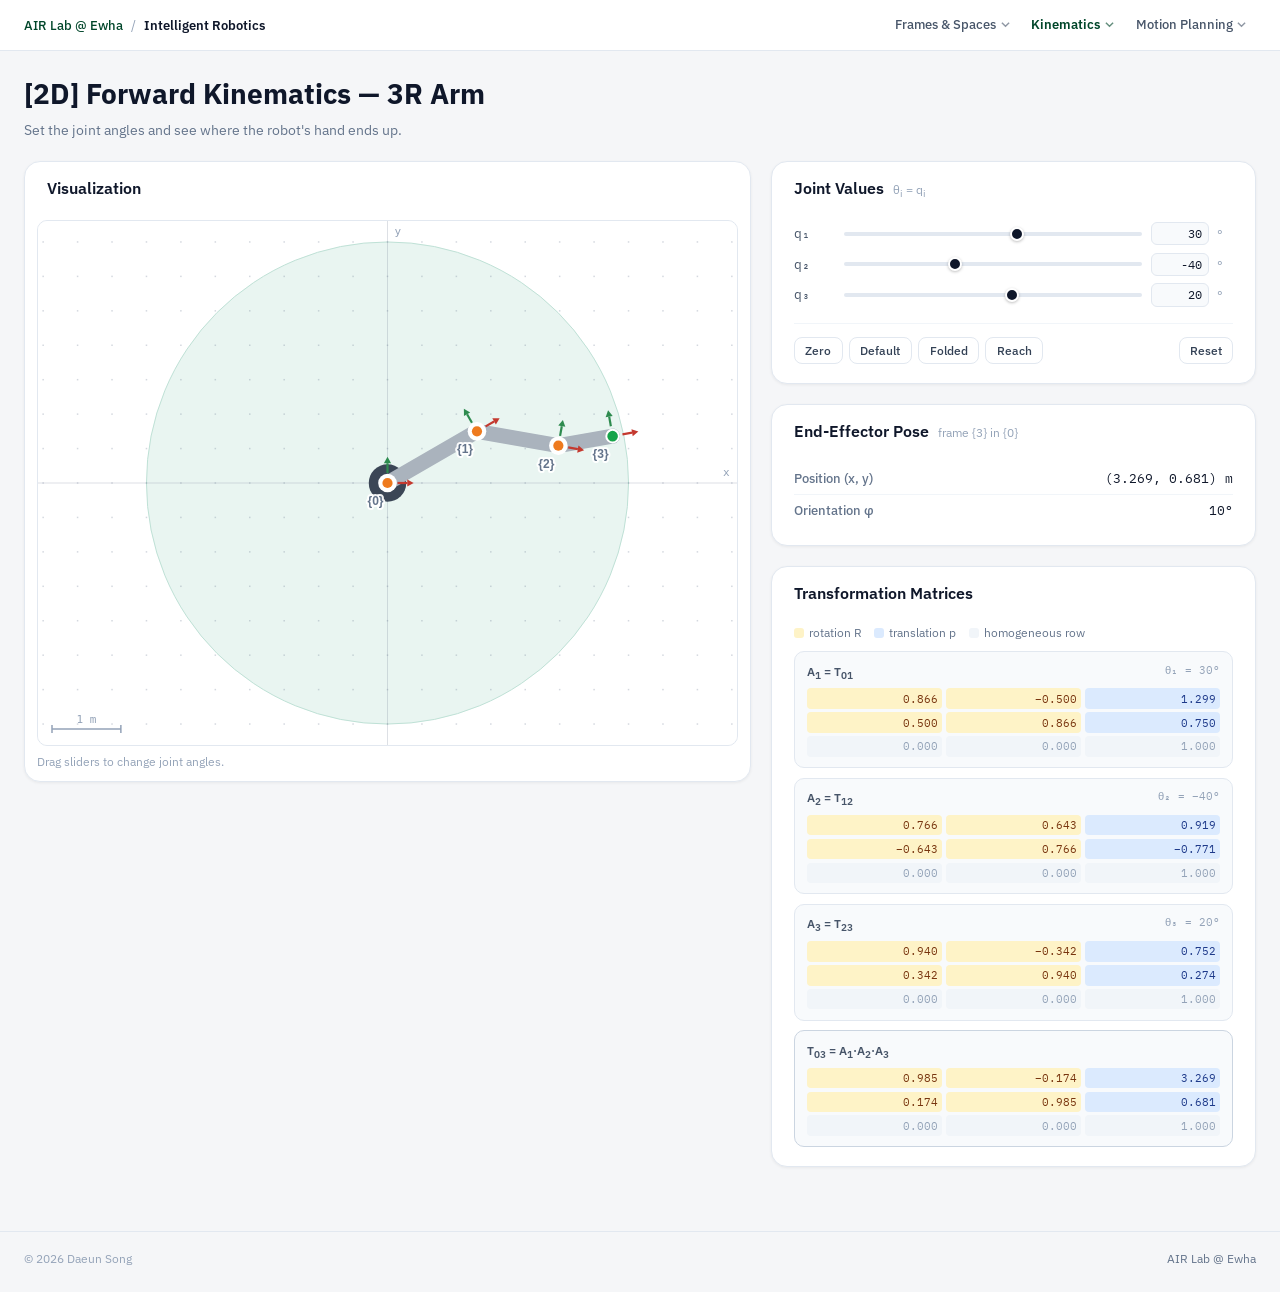
<file: course/intelligent_robotics/kinematics/fk_2d.html>
<!DOCTYPE html>
<html lang="en">
<head>
<meta charset="UTF-8">
<meta name="viewport" content="width=device-width, initial-scale=1.0">
<title>FK 2D — AIR Lab @ Ewha</title>
<link href="https://fonts.googleapis.com/css2?family=IBM+Plex+Sans:wght@300;400;500;600&family=IBM+Plex+Mono:wght@400;500&display=swap" rel="stylesheet">
<style>
*, *::before, *::after { box-sizing: border-box; margin: 0; padding: 0; }
body { font-family: 'IBM Plex Sans', sans-serif; background: #f5f6f8; color: #0f172a; min-height: 100vh; overflow-x: hidden; }

/* ── Nav ── */
.topbar { background: white; border-bottom: 1px solid #e2e8f0; padding: .7rem 1.5rem; display: flex; align-items: center; gap: .5rem; font-size: .84rem; flex-wrap: wrap; }
.topbar a { text-decoration: none; color: #00462A; font-weight: 500; }
.topbar a:hover { text-decoration: underline; }
.topbar .sep { color: #94a3b8; }
.topbar .cur { color: #0f172a; font-weight: 600; }

/* ── Page ── */
.page { max-width: 1400px; margin: 0 auto; padding: 1.5rem; }
.page-title { font-size: 1.75rem; font-weight: 700; margin-bottom: .4rem; }
.page-desc { color: #64748b; font-size: .9rem; max-width: 680px; margin-bottom: 1.25rem; line-height: 1.6; }

/* ── Layout ── */
.main-grid { display: grid; grid-template-columns: 1.5fr 1fr; gap: 1.25rem; align-items: start; }
@media (max-width: 960px) { .main-grid { grid-template-columns: 1fr; } }

/* ── Cards ── */
.card { background: white; border: 1px solid #e2e8f0; border-radius: 16px; box-shadow: 0 1px 3px rgba(0,0,0,.06); }
.card-hd { padding: 1rem 1.35rem .6rem; display: flex; align-items: center; justify-content: space-between; gap: .75rem; }
.card-title { font-size: .98rem; font-weight: 600; }
.card-body { padding: .75rem 1.35rem 1.2rem; }

/* ── Canvas ── */
.viz-wrap { width: 100%; aspect-ratio: 4/3; position: relative; border-radius: 10px; overflow: hidden; border: 1px solid #e2e8f0; background: #f8fafc; }
#cvs { display: block; }
.hint { font-size: .75rem; color: #94a3b8; margin-top: .5rem; }

/* ── Side panel ── */
.side-panel { display: flex; flex-direction: column; gap: 1.25rem; }

/* ── Sliders ── */
.sl-group { margin-bottom: .95rem; }
.sl-group:last-child { margin-bottom: 0; }
.sl-label { display: flex; justify-content: space-between; font-size: .83rem; margin-bottom: .35rem; }
.sl-label .sl-name { color: #475569; }
.sl-label .sl-val { font-family: 'IBM Plex Mono', monospace; color: #0f172a; font-weight: 500; }
.sl-row { display: flex; align-items: center; gap: .5rem; }
.sl-row input[type=range] { flex: 1; }
input[type=range] { -webkit-appearance: none; appearance: none; height: 6px; background: #e2e8f0; border-radius: 3px; outline: none; cursor: pointer; }
input[type=range]::-webkit-slider-thumb { -webkit-appearance: none; width: 17px; height: 17px; border-radius: 50%; background: #0f172a; cursor: pointer; border: 2px solid white; box-shadow: 0 1px 3px rgba(0,0,0,.25); }
input[type=number] { width: 66px; font-family: 'IBM Plex Mono', monospace; font-size: .8rem; border: 1px solid #e2e8f0; border-radius: 6px; padding: .28rem .4rem; text-align: right; background: #f8fafc; color: #0f172a; -moz-appearance: textfield; appearance: textfield; }
input[type=number]::-webkit-outer-spin-button, input[type=number]::-webkit-inner-spin-button { -webkit-appearance: none; }
input[type=number]:focus { outline: none; border-color: #94a3b8; background: white; }

/* ── Info rows ── */
.info-row { display: flex; justify-content: space-between; align-items: center; gap: 1rem; border-bottom: 1px solid #f1f5f9; padding: .45rem 0; font-size: .82rem; }
.info-row:last-child { border-bottom: none; }
.info-label { color: #64748b; font-weight: 500; }
.info-val { font-family: 'IBM Plex Mono', monospace; text-align: right; }

/* ── Buttons (same as FK 3D) ── */
.btn { font-family: inherit; font-size: .76rem; font-weight: 500; border: 1px solid #e2e8f0; background: white; color: #334155; border-radius: 8px; padding: .3rem .65rem; cursor: pointer; white-space: nowrap; }
.btn:hover { border-color: #94a3b8; background: #f8fafc; }
.btn.on { background: #0f172a; border-color: #0f172a; color: white; }
.btn-row { display: flex; flex-wrap: wrap; gap: .4rem; align-items: center; }
.seg { display: inline-flex; border: 1px solid #e2e8f0; border-radius: 8px; overflow: hidden; }
.seg .btn { border: none; border-radius: 0; }
.seg .btn + .btn { border-left: 1px solid #e2e8f0; }
.preset-row { margin-top: 1rem; padding-top: .85rem; border-top: 1px solid #f1f5f9; }
.card-sub { font-size: .75rem; color: #94a3b8; font-weight: 400; margin-left: .35rem; }

/* ── Matrices (same as FK 3D) ── */
.mat-block { background: #f8fafc; border: 1px solid #e2e8f0; border-radius: 10px; padding: .65rem .75rem; margin-bottom: .6rem; transition: border-color .15s, background .15s; }
.mat-block:last-child { margin-bottom: 0; }
.mat-block.hl { border-color: #f59e0b; background: #fffbeb; }
.mat-block.cum { border-color: #cbd5e1; }
.mat-label { font-size: .78rem; font-weight: 600; color: #475569; margin-bottom: .4rem; display: flex; justify-content: space-between; gap: .5rem; }
.mat-label .sub { font-weight: 400; color: #94a3b8; font-family: 'IBM Plex Mono', monospace; font-size: .7rem; }
.mat-grid3 { display: grid; grid-template-columns: repeat(3, 1fr); gap: .22rem; }
.mat-cell { border-radius: 4px; padding: .2rem .3rem; text-align: right; font-family: 'IBM Plex Mono', monospace; font-size: .7rem; white-space: nowrap; overflow: hidden; text-overflow: ellipsis; }
.mat-cell.rot { background: #fef3c7; color: #78350f; }
.mat-cell.tr  { background: #dbeafe; color: #1e3a8a; }
.mat-cell.hom { background: #f1f5f9; color: #94a3b8; }
.mat-legend { display: flex; gap: .8rem; font-size: .72rem; color: #64748b; margin-bottom: .7rem; flex-wrap: wrap; }
.mat-legend i { display: inline-block; width: 10px; height: 10px; border-radius: 3px; margin-right: .3rem; vertical-align: -1px; }

/* ── Mobile ── */
@media (max-width: 640px) {
  .topbar { padding: .6rem 1rem; font-size: .78rem; gap: .35rem; }
  .page { padding: 1rem; }
  .page-title { font-size: 1.25rem; }
  .page-desc { font-size: .83rem; margin-bottom: 1rem; }
  .card-body { padding: .65rem .9rem 1rem; }
  .card-hd { padding: .7rem .9rem .5rem; }
  input[type=number] { width: 56px; font-size: .75rem; }
}
</style>
<link rel="stylesheet" href="../ui.css">
</head>
<body>

<div class="topbar" id="course-nav"></div>
<script src="../nav.js"></script>

<div class="page">
  <h1 class="page-title">[2D] Forward Kinematics — 3R Arm</h1>
  <p class="page-desc">
    Set the joint angles and see where the robot's hand ends up.
  </p>

  <div class="main-grid">

    <!-- Visualization -->
    <div class="card">
      <div class="card-hd">
        <div class="card-title">Visualization</div>
      </div>
      <div class="card-body" style="padding:.75rem;">
        <div class="viz-wrap" id="viz-wrap">
          <canvas id="cvs"></canvas>
        </div>
        <p class="hint">Drag sliders to change joint angles.</p>
      </div>
    </div>

    <!-- Side panel -->
    <div class="side-panel">

      <!-- Joint Values -->
      <div class="card">
        <div class="card-hd"><div class="card-title">Joint Values <span class="card-sub">θ<sub>i</sub> = q<sub>i</sub></span></div></div>
        <div class="card-body">
          <div class="sl-line">
            <span class="nm">q₁</span>
            <input type="range"  id="fk-sl-q1"  min="-180" max="180" step="1" value="30"  oninput="fkOnSlider(0,this)">
            <input type="number" id="fk-num-q1" min="-180" max="180" step="1" value="30"  oninput="fkOnNumber(0,this)" onchange="fkUpdate()">
            <span class="unit">°</span>
          </div>
          <div class="sl-line">
            <span class="nm">q₂</span>
            <input type="range"  id="fk-sl-q2"  min="-150" max="150" step="1" value="-40"  oninput="fkOnSlider(1,this)">
            <input type="number" id="fk-num-q2" min="-150" max="150" step="1" value="-40"  oninput="fkOnNumber(1,this)" onchange="fkUpdate()">
            <span class="unit">°</span>
          </div>
          <div class="sl-line">
            <span class="nm">q₃</span>
            <input type="range"  id="fk-sl-q3"  min="-150" max="150" step="1" value="20"  oninput="fkOnSlider(2,this)">
            <input type="number" id="fk-num-q3" min="-150" max="150" step="1" value="20"  oninput="fkOnNumber(2,this)" onchange="fkUpdate()">
            <span class="unit">°</span>
          </div>
          <div class="preset-row"><div class="btn-row" id="presets"></div></div>
        </div>
      </div>

      <!-- End-Effector Pose -->
      <div class="card">
        <div class="card-hd"><div class="card-title">End-Effector Pose <span class="card-sub">frame {3} in {0}</span></div></div>
        <div class="card-body">
          <div class="info-row"><span class="info-label">Position (x, y)</span><span class="info-val" id="ee-xy">—</span></div>
          <div class="info-row"><span class="info-label">Orientation φ</span><span class="info-val" id="ee-phi">—</span></div>
        </div>
      </div>

      <!-- Transformation Matrices -->
      <div class="card">
        <div class="card-hd">
          <div class="card-title">Transformation Matrices</div>
        </div>
        <div class="card-body">
          <div class="mat-legend">
            <span><i style="background:#fef3c7"></i>rotation R</span>
            <span><i style="background:#dbeafe"></i>translation p</span>
            <span><i style="background:#f1f5f9"></i>homogeneous row</span>
          </div>
          <div id="mats"></div>
        </div>
      </div>

    </div><!-- /side-panel -->
  </div><!-- /main-grid -->
</div><!-- /page -->

<script src="../style2d.js"></script>
<script>
'use strict';

// ── Constants ──
const L1 = 1.5, L2 = 1.2, L3 = 0.8;
const D2R = Math.PI / 180, R2D = 180 / Math.PI;
const REACH_MAX = L1 + L2 + L3;
const REACH_MIN = Math.max(0, L1 - L2 - L3);

// ── State ──
const S = { q: [30, -40, 20] };

// ── Canvas setup ──
const vizWrap = document.getElementById('viz-wrap');
const cvs     = document.getElementById('cvs');
const ctx     = cvs.getContext('2d');

let W = 0, H = 0, CX = 0, CY = 0, SCALE = 0;

function onResize() {
  W = vizWrap.clientWidth;
  H = vizWrap.clientHeight;
  const dpr = Math.min(window.devicePixelRatio || 1, 2);
  cvs.width  = W * dpr;
  cvs.height = H * dpr;
  cvs.style.width  = W + 'px';
  cvs.style.height = H + 'px';
  ctx.setTransform(dpr, 0, 0, dpr, 0, 0);
  SCALE = Math.min(W, H) * 0.46 / REACH_MAX;   // same framing as the C-space workspace view
  CX = W * 0.5;     // base in the middle: the reach circle is symmetric around it
  CY = H * 0.5;
  draw();
}
new ResizeObserver(onResize).observe(vizWrap);

// ── Coordinate helpers ──
function w2c(x, y)  { return [CX + x * SCALE, CY - y * SCALE]; }

// ── 3×3 homogeneous matrix helpers ──
// Each row-major: [r00,r01,tx, r10,r11,ty, 0,0,1]
function mat3Rz_Trans(angleDeg, L) {
  const c = Math.cos(angleDeg * D2R), s = Math.sin(angleDeg * D2R);
  return [c, -s, L*c,
          s,  c, L*s,
          0,  0,  1 ];
}
function mat3Mul(A, B) {
  const R = new Array(9).fill(0);
  for (let r = 0; r < 3; r++)
    for (let col = 0; col < 3; col++)
      for (let k = 0; k < 3; k++)
        R[r*3+col] += A[r*3+k] * B[k*3+col];
  return R;
}
const SUB = ['₀', '₁', '₂', '₃'];
const fmtN = (v, dp = 3) => Math.abs(v) < 0.5 * 10 ** -dp ? (0).toFixed(dp) : (v < 0 ? '\u2212' : '') + Math.abs(v).toFixed(dp);
const fmtDeg = v => `${Math.round(v) < 0 ? '\u2212' : ''}${Math.abs(Math.round(v))}\u00b0`;
let HL = -1;

// 3×3 matrix cells, coloured like FK 3D: rotation (top-left 2×2), translation (top-right), homogeneous row
function renderMat3(id, m) {
  const vals = m.map(v => fmtN(v));
  document.getElementById(id).innerHTML = vals.map((v, k) => {
    const r = Math.floor(k / 3), c = k % 3, cls = r === 2 ? 'hom' : c === 2 ? 'tr' : 'rot';
    return `<div class="mat-cell ${cls}" title="${v}">${v}</div>`;
  }).join('');
}

// ── FK math ──
function fkPoses(q1, q2, q3) {
  const a1   = q1 * D2R;
  const a12  = (q1 + q2) * D2R;
  const a123 = (q1 + q2 + q3) * D2R;
  const p0 = { x: 0, y: 0 };
  const p1 = { x: L1 * Math.cos(a1),  y: L1 * Math.sin(a1) };
  const p2 = { x: p1.x + L2 * Math.cos(a12),  y: p1.y + L2 * Math.sin(a12) };
  const p3 = { x: p2.x + L3 * Math.cos(a123), y: p2.y + L3 * Math.sin(a123) };
  return [p0, p1, p2, p3];
}

// ── Drawing (shared 2D style: style2d.js) ──
// background in the C-space workspace style: mint reach area, dot grid, faint axes, 1 m scale bar
function drawGrid() {
  const step = SCALE * 0.5;
  ctx.fillStyle = 'rgba(100,116,139,.28)';
  for (let gx = CX % step; gx < W; gx += step) for (let gy = CY % step; gy < H; gy += step) ctx.fillRect(gx - 0.75, gy - 0.75, 1.5, 1.5);
  ctx.strokeStyle = 'rgba(100,116,139,.22)'; ctx.lineWidth = 1;
  ctx.beginPath(); ctx.moveTo(0, CY); ctx.lineTo(W, CY); ctx.moveTo(CX, 0); ctx.lineTo(CX, H); ctx.stroke();
  ctx.fillStyle = '#94a3b8'; ctx.font = '500 11px IBM Plex Mono, monospace';
  ctx.fillText('x', W - 14, CY - 7); ctx.fillText('y', CX + 7, 14);
  ctx.strokeStyle = '#94a3b8'; ctx.lineWidth = 1.5;
  ctx.beginPath(); ctx.moveTo(14, H - 16); ctx.lineTo(14 + SCALE, H - 16); ctx.moveTo(14, H - 20); ctx.lineTo(14, H - 12); ctx.moveTo(14 + SCALE, H - 20); ctx.lineTo(14 + SCALE, H - 12); ctx.stroke();
  ctx.fillText('1 m', 14 + SCALE / 2 - 10, H - 22);
}

function drawWorkspace() {                        // reachable area of the end-effector (same mint as C-space free space)
  ctx.save();
  ctx.fillStyle = P2.free;
  ctx.beginPath(); ctx.arc(CX, CY, REACH_MAX * SCALE, 0, Math.PI * 2);
  if (REACH_MIN > 0.01) ctx.arc(CX, CY, REACH_MIN * SCALE, 0, Math.PI * 2, true);
  ctx.fill();
  ctx.strokeStyle = '#bfe1d6'; ctx.lineWidth = 1;
  ctx.beginPath(); ctx.arc(CX, CY, REACH_MAX * SCALE, 0, Math.PI * 2); ctx.stroke();
  if (REACH_MIN > 0.01) { ctx.beginPath(); ctx.arc(CX, CY, REACH_MIN * SCALE, 0, Math.PI * 2); ctx.stroke(); }
  ctx.restore();
}

function toPx(p) { const [x, y] = w2c(p.x, p.y); return { x, y }; }

// frames {0}..{3}: frame {i} sits at the end of link i, turned by q1 + … + qi (hovered one is highlighted)
function drawFrames(pts, q) {
  let ang = 0;
  for (let k = 0; k <= 3; k++) {
    if (k > 0) ang += q[k - 1] * D2R;
    const hl = k === HL;
    draw2d(ctx, frameOps(toPx(pts[k]), ang, SCALE * 0.38, { width: 2.2, noDot: true, gap: 10 }));
    const p = toPx(pts[k]);
    draw2d(ctx, [op.text({ x: p.x - 12, y: p.y + 22 }, `{${k}}`, hl ? '#d97706' : P2.text, 12, { halo: true, align: 'center' })]);
  }
}

function draw() {
  if (!W || !H) return;
  ctx.clearRect(0, 0, W, H);
  ctx.fillStyle = P2.bg; ctx.fillRect(0, 0, W, H);
  drawWorkspace();
  drawGrid();
  const pts = fkPoses(...S.q);
  draw2d(ctx, armOps(pts.map(toPx), { w: 15 }));
  drawFrames(pts, S.q);
}

// ── FK UI ──
const PRESETS = { Zero: [0, 0, 0], Default: [30, -40, 20], Folded: [60, -130, 110], Reach: [20, 25, 25] };

(function buildPanel() {
  let html = '';
  for (let i = 0; i < 3; i++) {
    html += `<div class="mat-block" data-frame="${i + 1}">
      <div class="mat-label"><span>A<sub>${i + 1}</sub> = T<sub>${i}${i + 1}</sub></span><span class="sub" id="mat-sub-${i}"></span></div>
      <div class="mat-grid3" id="mat-a${i}"></div></div>`;
  }
  html += `<div class="mat-block cum" data-frame="3">
    <div class="mat-label"><span>T<sub>03</sub> = A<sub>1</sub>·A<sub>2</sub>·A<sub>3</sub></span></div>
    <div class="mat-grid3" id="mat-cum"></div></div>`;
  document.getElementById('mats').innerHTML = html;
  document.querySelectorAll('.mat-block[data-frame]').forEach(el => {
    el.addEventListener('mouseenter', () => { HL = +el.dataset.frame; el.classList.add('hl'); draw(); });
    el.addEventListener('mouseleave', () => { HL = -1; el.classList.remove('hl'); draw(); });
  });
  document.getElementById('presets').innerHTML =
    Object.keys(PRESETS).map(n => `<button class="btn" onclick="goPreset('${n}')">${n}</button>`).join('') +
    `<button class="btn" onclick="goPreset('Default')" style="margin-left:auto;">Reset</button>`;
})();

function fkUpdate() {
  const q = S.q, pts = fkPoses(...q), ee = pts[3], phi = q[0] + q[1] + q[2];
  document.getElementById('ee-xy').textContent = `(${fmtN(ee.x)}, ${fmtN(ee.y)}) m`;
  document.getElementById('ee-phi').textContent = fmtDeg(phi);

  const A = [mat3Rz_Trans(q[0], L1), mat3Rz_Trans(q[1], L2), mat3Rz_Trans(q[2], L3)];
  A.forEach((m, i) => {
    renderMat3(`mat-a${i}`, m);
    document.getElementById(`mat-sub-${i}`).textContent = `θ${SUB[i + 1]} = ${fmtDeg(q[i])}`;
  });
  renderMat3('mat-cum', mat3Mul(mat3Mul(A[0], A[1]), A[2]));

  ['q1', 'q2', 'q3'].forEach((k, i) => {
    document.getElementById(`fk-sl-${k}`).value = q[i];
    const num = document.getElementById(`fk-num-${k}`);
    if (document.activeElement !== num) num.value = Math.round(q[i]);
  });
  draw();
}

function fkOnSlider(idx, el) { stopTween(); S.q[idx] = parseFloat(el.value); fkUpdate(); }
function fkOnNumber(idx, el) {
  const v = parseFloat(el.value);
  if (isNaN(v)) return;
  stopTween();
  S.q[idx] = Math.max(parseFloat(el.min), Math.min(parseFloat(el.max), v));
  fkUpdate();
}

// smooth move to a preset (same as FK 3D)
let tween = null;
function stopTween() { if (tween) { cancelAnimationFrame(tween); tween = null; } }
function goPreset(name) {
  stopTween();
  const from = S.q.slice(), to = PRESETS[name], t0 = performance.now(), dur = 700;
  (function step(now) {
    const t = Math.min(1, (now - t0) / dur), e = t < .5 ? 2 * t * t : 1 - Math.pow(-2 * t + 2, 2) / 2;
    for (let i = 0; i < 3; i++) S.q[i] = from[i] + (to[i] - from[i]) * e;
    fkUpdate();
    tween = t < 1 ? requestAnimationFrame(step) : null;
  })(t0);
}

// ── Init ──
fkUpdate();
</script>
</body>
</html>
</file>
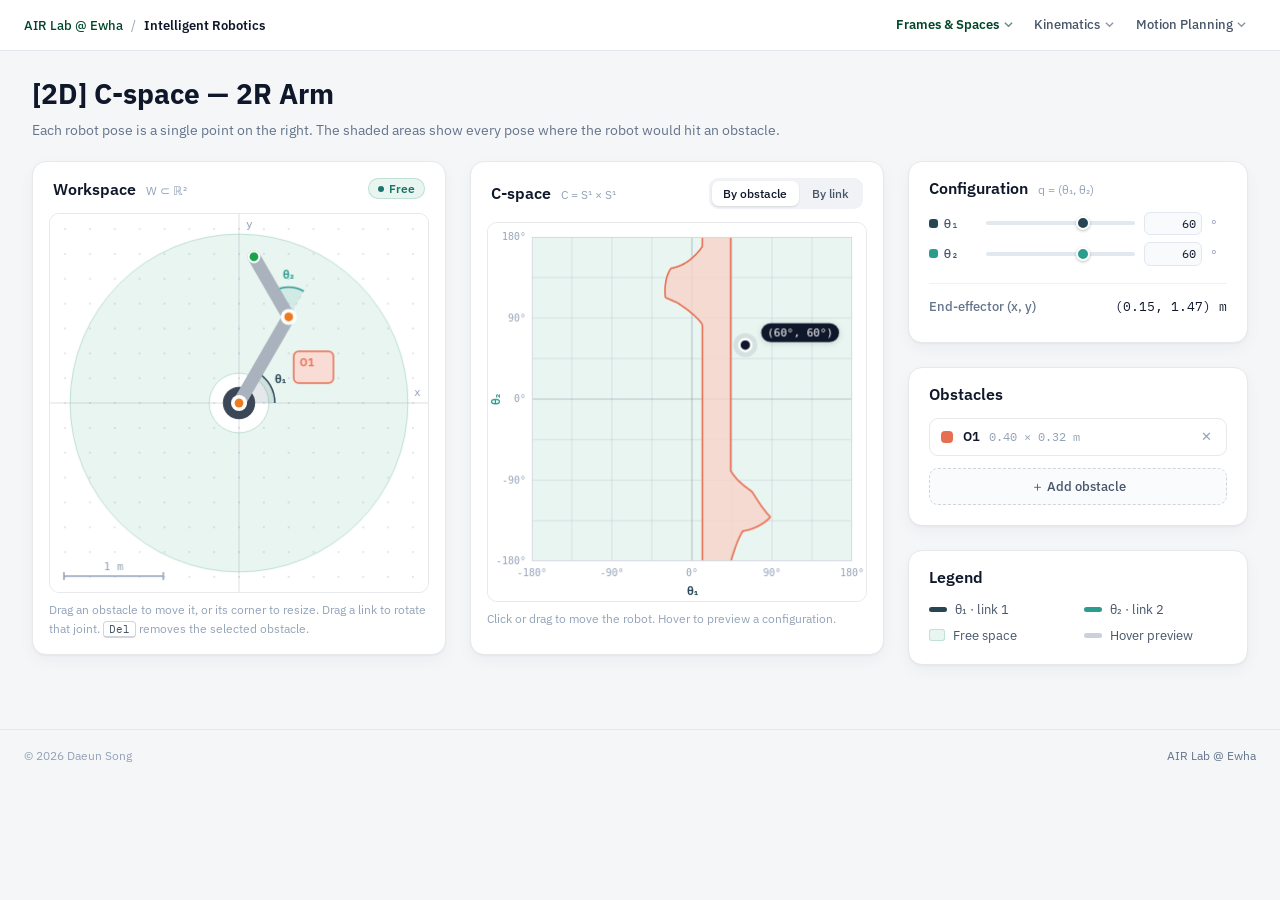
<file: course/intelligent_robotics/motion_planning/c-space.html>
<!DOCTYPE html>
<html lang="en">
<head>
<meta charset="UTF-8">
<meta name="viewport" content="width=device-width, initial-scale=1.0">
<title>C-space Visualizer — AIR Lab @ Ewha</title>
<link href="https://fonts.googleapis.com/css2?family=IBM+Plex+Sans:wght@300;400;500;600;700&family=IBM+Plex+Mono:wght@400;500&display=swap" rel="stylesheet">
<style>
:root {
  --bg: #f5f6f8; --card: #ffffff; --line: #e6e8ec; --line-soft: #f0f1f4;
  --ink: #0f172a; --ink2: #475569; --ink3: #94a3b8;
  --link1: #264653; --link2: #2a9d8f; --free: #e9f5f1; --hit: #d62828;
  --brand: #00462A;
}
*, *::before, *::after { box-sizing: border-box; margin: 0; padding: 0; }
body { font-family: 'IBM Plex Sans', sans-serif; background: var(--bg); color: var(--ink); min-height: 100vh; overflow-x: hidden; }

/* ── Nav ── */
.topbar { background: white; border-bottom: 1px solid #e2e8f0; padding: .7rem 1.5rem; display: flex; align-items: center; gap: .5rem; font-size: .84rem; flex-wrap: wrap; }
.topbar a { text-decoration: none; color: var(--brand); font-weight: 500; }
.topbar a:hover { text-decoration: underline; }
.topbar .sep { color: #94a3b8; }
.topbar .cur { color: #0f172a; font-weight: 600; }

/* ── Page ── */
.page { max-width: 1560px; margin: 0 auto; padding: 1.5rem 2rem; }
.page-title { font-size: 1.75rem; font-weight: 700; margin-bottom: .4rem; }
.page-desc { color: #64748b; font-size: .9rem; max-width: 820px; margin-bottom: 1.25rem; line-height: 1.6; }

/* ── Layout ── */
.main-grid { display: grid; grid-template-columns: minmax(0, 1fr) 340px; gap: 1.5rem; align-items: start; }
.canvases-row { display: grid; grid-template-columns: 1fr 1fr; gap: 1.5rem; }
.side { display: flex; flex-direction: column; gap: 1.5rem; }
@media (max-width: 1180px) { .main-grid { grid-template-columns: 1fr; } .main-grid > :first-child { position: static !important; } .side { position: static; display: grid; grid-template-columns: repeat(auto-fit, minmax(280px, 1fr)); align-items: start; } }
@media (max-width: 760px) { .canvases-row { grid-template-columns: 1fr; } }

/* ── Cards ── */
.card { background: var(--card); border: 1px solid var(--line); border-radius: 14px; box-shadow: 0 1px 2px rgba(16,24,40,.04), 0 6px 16px rgba(16,24,40,.04); }
.card-hd { padding: 1rem 1.25rem .85rem; display: flex; align-items: center; justify-content: space-between; gap: .75rem; flex-wrap: wrap; }
.card-title { font-size: .98rem; font-weight: 600; }
.card-sub { font-size: .75rem; color: var(--ink3); font-weight: 400; margin-left: .35rem; }
.card-body { padding: 0 1.25rem 1.25rem; }
.card-body-tight { padding: 0 1rem 1rem; }

/* ── Segmented control ── */
.seg { display: inline-flex; padding: 3px; gap: 2px; background: #f1f2f5; border-radius: 9px; }
.seg button { font-family: inherit; font-size: .76rem; font-weight: 500; border: none; background: transparent; color: var(--ink2); border-radius: 7px; padding: .3rem .7rem; cursor: pointer; }
.seg button:hover { color: var(--ink); }
.seg button.on { background: white; color: var(--ink); box-shadow: 0 1px 2px rgba(16,24,40,.12); }

/* ── Canvas ── */
.viz-wrap { width: 100%; aspect-ratio: 1/1; position: relative; border-radius: 10px; overflow: hidden; border: 1px solid var(--line); background: white; touch-action: none; }
canvas { display: block; width: 100%; height: 100%; }
.canvas-hint { font-size: .75rem; color: var(--ink3); margin-top: .5rem; line-height: 1.55; }

/* ── Sliders ── */
.sl-group { margin-bottom: 1rem; }
.sl-group:last-child { margin-bottom: 0; }
.sl-label { display: flex; justify-content: space-between; align-items: baseline; font-size: .83rem; margin-bottom: .3rem; }
.sl-label .sl-name { color: var(--ink2); display: inline-flex; align-items: center; gap: .45rem; }
.sl-label .sl-name i { width: 10px; height: 10px; border-radius: 3px; display: inline-block; }
.sl-label .sl-val { font-family: 'IBM Plex Mono', monospace; color: var(--ink); font-weight: 500; }
.sl-row { display: flex; align-items: center; gap: .6rem; }
.sl-row input[type=range] { flex: 1; }
input[type=range] { -webkit-appearance: none; appearance: none; height: 4px; background: #e5e7eb; border-radius: 2px; outline: none; cursor: pointer; }
input[type=range]::-webkit-slider-thumb { -webkit-appearance: none; width: 16px; height: 16px; border-radius: 50%; background: var(--ink); cursor: pointer; border: 3px solid white; box-shadow: 0 0 0 1px rgba(16,24,40,.15), 0 1px 3px rgba(16,24,40,.25); }
input[type=range]::-moz-range-thumb { width: 12px; height: 12px; border-radius: 50%; background: var(--ink); cursor: pointer; border: 3px solid white; }
input[type=range].t1::-webkit-slider-thumb { background: var(--link1); }
input[type=range].t2::-webkit-slider-thumb { background: var(--link2); }
input[type=range].t1::-moz-range-thumb { background: var(--link1); }
input[type=range].t2::-moz-range-thumb { background: var(--link2); }
input[type=number] { width: 64px; font-family: 'IBM Plex Mono', monospace; font-size: .8rem; border: 1px solid var(--line); border-radius: 7px; padding: .3rem .45rem; text-align: right; background: #fafbfc; color: var(--ink); -moz-appearance: textfield; appearance: textfield; }
input[type=number]::-webkit-outer-spin-button, input[type=number]::-webkit-inner-spin-button { -webkit-appearance: none; }
input[type=number]:focus { outline: none; border-color: var(--ink3); background: white; }
.sl-divider { border-top: 1px solid var(--line-soft); margin: 1.1rem 0 .4rem; }

/* ── Info rows ── */
.info-row { display: flex; justify-content: space-between; align-items: center; gap: 1rem; padding: .45rem 0; font-size: .82rem; }
.info-label { color: #64748b; font-weight: 500; }
.info-val { font-family: 'IBM Plex Mono', monospace; text-align: right; }

/* ── Legend ── */
.legend-grid { display: grid; grid-template-columns: 1fr 1fr; gap: .55rem .75rem; }
.leg-item { display: flex; align-items: center; gap: .5rem; font-size: .8rem; color: var(--ink2); }
.leg-line { width: 18px; height: 5px; border-radius: 3px; flex-shrink: 0; }
.leg-rect { width: 16px; height: 12px; border-radius: 3px; flex-shrink: 0; }

kbd { font-family: 'IBM Plex Mono', monospace; font-size: .7rem; background: white; border: 1px solid #d1d5db; border-bottom-width: 2px; border-radius: 4px; padding: 0 .3rem; color: var(--ink2); }

/* ── Collision badge ── */
.coll-badge { display: inline-flex; align-items: center; gap: .35rem; font-size: .74rem; font-weight: 600; padding: .2rem .6rem; border-radius: 999px; }
.coll-badge::before { content: ''; width: 6px; height: 6px; border-radius: 50%; background: currentColor; }
.coll-badge.ok   { background: var(--free); color: #1d7468; box-shadow: inset 0 0 0 1px #bfe1d6; }
.coll-badge.warn { background: #fef3f2; color: var(--hit); }

/* ── Obstacle list ── */
.obs-list { display: flex; flex-direction: column; gap: .4rem; margin-bottom: .75rem; }
.obs-item { display: flex; align-items: center; gap: .6rem; border: 1px solid var(--line); border-radius: 9px; padding: .45rem .55rem .45rem .7rem; font-size: .8rem; cursor: pointer; transition: border-color .12s, box-shadow .12s; }
.obs-item:hover { border-color: #d1d5db; }
.obs-item.selected { border-color: var(--ink); box-shadow: 0 0 0 3px rgba(17,24,39,.06); }
.obs-swatch { width: 12px; height: 12px; border-radius: 4px; flex-shrink: 0; }
.obs-name { font-weight: 600; color: var(--ink); }
.obs-label { flex: 1; font-family: 'IBM Plex Mono', monospace; color: var(--ink3); font-size: .72rem; }
.obs-hit { font-size: .64rem; font-weight: 700; letter-spacing: .04em; color: var(--hit); }
.obs-del { background: none; border: none; cursor: pointer; width: 22px; height: 22px; color: var(--ink3); font-size: 13px; line-height: 1; border-radius: 6px; }
.obs-del:hover { color: var(--hit); background: #fef3f2; }
.btn-add-obs { width: 100%; padding: .55rem; border-radius: 9px; border: 1px dashed #d1d5db; background: #fafbfc; font-family: inherit; font-size: .82rem; font-weight: 500; color: var(--ink2); cursor: pointer; }
.btn-add-obs:hover { border-color: var(--ink2); color: var(--ink); background: white; }
.empty { font-size: .78rem; color: var(--ink3); text-align: center; padding: .6rem 0; }

@media (max-width: 640px) {
  .topbar { padding: .6rem 1rem; font-size: .78rem; }
  .page { padding: 1rem; }
  .page-title { font-size: 1.25rem; }
}
</style>
<link rel="stylesheet" href="../ui.css">
</head>
<body>

<div class="topbar" id="course-nav"></div>
<script src="../nav.js"></script>

<div class="page">
  <h1 class="page-title">[2D] C-space — 2R Arm</h1>
  <p class="page-desc">
    Each robot pose is a single point on the right. The shaded areas show every pose where the robot would hit an obstacle.
  </p>

  <div class="main-grid">
  <!-- ── Canvases ── -->
  <div class="canvases-row">
    <div class="card">
      <div class="card-hd">
        <div class="card-title">Workspace <span class="card-sub">W ⊂ ℝ²</span></div>
        <span id="coll-badge" class="coll-badge ok">Free</span>
      </div>
      <div class="card-body-tight">
        <div class="viz-wrap"><canvas id="ws-canvas"></canvas></div>
        <p class="canvas-hint">Drag an obstacle to move it, or its corner to resize. Drag a link to rotate that joint. <kbd>Del</kbd> removes the selected obstacle.</p>
      </div>
    </div>

    <div class="card">
      <div class="card-hd">
        <div class="card-title">C-space <span class="card-sub">C = S¹ × S¹</span></div>
        <div class="seg" title="How to colour the C-obstacles">
          <button class="on" id="btn-col-obs" onclick="setColorMode('obstacle')">By obstacle</button>
          <button id="btn-col-link" onclick="setColorMode('link')">By link</button>
        </div>
      </div>
      <div class="card-body-tight">
        <div class="viz-wrap"><canvas id="cs-canvas"></canvas></div>
        <p class="canvas-hint">Click or drag to move the robot. Hover to preview a configuration.</p>
      </div>
    </div>
  </div>

  <!-- ── Sidebar ── -->
  <aside class="side">

    <!-- Robot -->
    <div class="card">
      <div class="card-hd"><div class="card-title">Configuration <span class="card-sub">q = (θ₁, θ₂)</span></div></div>
      <div class="card-body">
        <div class="sl-line" style="--nm:3rem">
            <span class="nm"><i style="background:var(--link1)"></i>θ₁</span>
            <input type="range" class="t1" id="q1-slider" min="-180" max="180" step="1">
            <input type="number" id="q1-num" min="-180" max="180" step="1">
            <span class="unit">°</span>
          </div>
        <div class="sl-line" style="--nm:3rem">
            <span class="nm"><i style="background:var(--link2)"></i>θ₂</span>
            <input type="range" class="t2" id="q2-slider" min="-180" max="180" step="1">
            <input type="number" id="q2-num" min="-180" max="180" step="1">
            <span class="unit">°</span>
          </div>
        <div class="sl-divider"></div>
        <div class="info-row"><span class="info-label">End-effector (x, y)</span><span class="info-val" id="i-ee">—</span></div>
      </div>
    </div>

    <!-- Obstacles -->
    <div class="card">
      <div class="card-hd"><div class="card-title">Obstacles</div></div>
      <div class="card-body">
        <div class="obs-list" id="obs-list"></div>
        <button class="btn-add-obs" id="btn-add-obs">＋ Add obstacle</button>
      </div>
    </div>

    <!-- Legend -->
    <div class="card">
      <div class="card-hd"><div class="card-title">Legend</div></div>
      <div class="card-body">
        <div class="legend-grid" id="legend"></div>
      </div>
    </div>

  </aside>
  </div><!-- /main-grid -->
</div>

<script src="../style2d.js"></script>
<script>
'use strict';

// ══════════════════════════════════════════════════════════════════
// STATE
// ══════════════════════════════════════════════════════════════════
const D2R = Math.PI / 180;
let q1 = 60, q2 = 60, a1 = 1.0, a2 = 0.7;

// link colours match the θ₁ / θ₂ colours used on the sliders and axes
const LINK_COLORS = { l1: '#264653', l2: '#2a9d8f' };
const OBS_COLORS = ['#e76f51', '#7b8cae', '#b5838d', '#f4a261', '#6d597a', '#7fa36b'];
const HIT = P2.hit;
const FREE = '#e9f5f1';           // light mint: collision-free space

let obstacles = [];
let nextId = 1;
let selectedObsId = null;
let colorMode = 'obstacle';
let hoverQ = null;              // config under the mouse in C-space

// ══════════════════════════════════════════════════════════════════
// DOM
// ══════════════════════════════════════════════════════════════════
const $ = id => document.getElementById(id);
const wsCvs = $('ws-canvas'), csCvs = $('cs-canvas');
const wsCtx = wsCvs.getContext('2d'), csCtx = csCvs.getContext('2d');
let WS = { w: 480, h: 480 }, CS = { w: 480, h: 480 };   // CSS-pixel sizes

// ══════════════════════════════════════════════════════════════════
// FK & COLLISION
// ══════════════════════════════════════════════════════════════════
function fk(t1d, t2d) {
  const t1 = t1d * D2R, t12 = (t1d + t2d) * D2R;
  const j2 = { x: a1 * Math.cos(t1), y: a1 * Math.sin(t1) };
  return { j1: { x: 0, y: 0 }, j2, ee: { x: j2.x + a2 * Math.cos(t12), y: j2.y + a2 * Math.sin(t12) } };
}

// Liang–Barsky: does segment (x1,y1)-(x2,y2) touch the axis-aligned box o?
function segHitsBox(x1, y1, x2, y2, o) {
  const dx = x2 - x1, dy = y2 - y1; let tMin = 0, tMax = 1;
  const clip = (p, q) => { if (p === 0) return q >= 0; const t = q / p; if (p < 0) tMin = Math.max(tMin, t); else tMax = Math.min(tMax, t); return tMin <= tMax; };
  return clip(-dx, x1 - o.x) && clip(dx, o.x + o.w - x1) && clip(-dy, y1 - o.y) && clip(dy, o.y + o.h - y1);
}

// distance from a segment to a box (0 when they touch). For a segment and a convex box that
// don't intersect, the closest pair always involves a segment endpoint or a box corner.
function ptBox(px, py, o) {
  const dx = Math.max(o.x - px, 0, px - o.x - o.w), dy = Math.max(o.y - py, 0, py - o.y - o.h);
  return Math.hypot(dx, dy);
}
function ptSeg(px, py, x1, y1, x2, y2) {
  const dx = x2 - x1, dy = y2 - y1, L = dx * dx + dy * dy || 1;
  const t = Math.max(0, Math.min(1, ((px - x1) * dx + (py - y1) * dy) / L));
  return Math.hypot(px - x1 - t * dx, py - y1 - t * dy);
}
function segBoxDist(x1, y1, x2, y2, o) {
  if (segHitsBox(x1, y1, x2, y2, o)) return 0;
  return Math.min(ptBox(x1, y1, o), ptBox(x2, y2, o),
    ptSeg(o.x, o.y, x1, y1, x2, y2), ptSeg(o.x + o.w, o.y, x1, y1, x2, y2),
    ptSeg(o.x, o.y + o.h, x1, y1, x2, y2), ptSeg(o.x + o.w, o.y + o.h, x1, y1, x2, y2));
}

function hitsAt(t1d, t2d) {
  const { j1, j2, ee } = fk(t1d, t2d), out = [];
  for (const o of obstacles) {
    const h1 = segHitsBox(j1.x, j1.y, j2.x, j2.y, o), h2 = segHitsBox(j2.x, j2.y, ee.x, ee.y, o);
    if (h1 || h2) out.push({ o, h1, h2 });
  }
  return out;
}

// ══════════════════════════════════════════════════════════════════
// C-OBSTACLES as smooth vector shapes
// For each obstacle we sample the link–obstacle distance on a 1° grid and trace the level set
// "distance = EPS" with marching squares (linear interpolation), so the C-obstacle boundary is a
// smooth curve instead of a staircase of pixels.
// ══════════════════════════════════════════════════════════════════
const G = 361;                        // grid vertices per axis: −180°, −179°, …, +180°
const EPS = 0.004;                    // m; contour level (practically "touching")
let shapes = new Map();               // obstacle id → { all, l1, l2 } each { fill: Path2D, edge: Path2D } in degrees

function computeFields(o) {
  const d1 = new Float32Array(G), d2 = new Float32Array(G * G);
  for (let i = 0; i < G; i++) {
    const t1 = (i - 180) * D2R, jx = a1 * Math.cos(t1), jy = a1 * Math.sin(t1);
    d1[i] = segBoxDist(0, 0, jx, jy, o);
    for (let j = 0; j < G; j++) {
      const t12 = t1 + (j - 180) * D2R;
      d2[j * G + i] = segBoxDist(jx, jy, jx + a2 * Math.cos(t12), jy + a2 * Math.sin(t12), o);
    }
  }
  return { d1, d2 };
}

// marching squares → filled region (cells and cell pieces) + boundary segments, in degree units
function traceRegion(val) {   // val(i, j) = field at vertex (θ1 = i−180, θ2 = j−180)
  const fill = new Path2D(), edge = new Path2D();
  const X = i => i - 180;
  for (let j = 0; j < G - 1; j++) {
    let run = -1;                                   // start of a run of fully-inside cells
    for (let i = 0; i < G - 1; i++) {
      const v = [val(i, j), val(i + 1, j), val(i + 1, j + 1), val(i, j + 1)];
      const inside = v.map(x => x <= EPS);
      const nIn = inside.filter(Boolean).length;
      if (nIn === 4) { if (run < 0) run = i; continue; }
      if (run >= 0) { fill.rect(X(run), X(j), i - run, 1); run = -1; }
      if (nIn === 0) continue;
      const c = [[i, j], [i + 1, j], [i + 1, j + 1], [i, j + 1]];
      const poly = [], cross = [];
      for (let k = 0; k < 4; k++) {
        const n = (k + 1) % 4;
        if (inside[k]) poly.push(c[k]);
        if (inside[k] !== inside[n]) {
          const t = (EPS - v[k]) / (v[n] - v[k]);
          const p = [c[k][0] + (c[n][0] - c[k][0]) * t, c[k][1] + (c[n][1] - c[k][1]) * t];
          poly.push(p); cross.push({ p, exit: inside[k] });
        }
      }
      fill.moveTo(X(poly[0][0]), X(poly[0][1]));
      for (let k = 1; k < poly.length; k++) fill.lineTo(X(poly[k][0]), X(poly[k][1]));
      fill.closePath();
      // boundary: join each "leaving the region" crossing to the next "entering" one
      for (let k = 0; k < cross.length; k++) {
        if (!cross[k].exit) continue;
        const nxt = cross[(k + 1) % cross.length];
        edge.moveTo(X(cross[k].p[0]), X(cross[k].p[1])); edge.lineTo(X(nxt.p[0]), X(nxt.p[1]));
      }
    }
    if (run >= 0) fill.rect(X(run), X(j), G - 1 - run, 1);
  }
  return { fill, edge };
}

function computeShape(o) {
  const { d1, d2 } = computeFields(o);
  return {
    all: traceRegion((i, j) => Math.min(d1[i], d2[j * G + i])),
    l1:  traceRegion(i => d1[i]),
    l2:  traceRegion((i, j) => d2[j * G + i]),
  };
}

let pendingRecompute = null;
function recomputeOne(o) {            // coalesce drag updates to one per frame
  pendingRecompute = o;
  requestAnimationFrame(() => {
    if (!pendingRecompute) return;
    shapes.set(pendingRecompute.id, computeShape(pendingRecompute));
    pendingRecompute = null;
    render();
  });
}

function hexRGB(h) { return [1, 3, 5].map(i => parseInt(h.slice(i, i + 2), 16)); }
function rgba(hex, a) { const [r, g, b] = hexRGB(hex); return `rgba(${r},${g},${b},${a})`; }

// ══════════════════════════════════════════════════════════════════
// CANVAS SETUP (crisp on HiDPI screens)
// ══════════════════════════════════════════════════════════════════
function resizeCvs() {
  const dpr = Math.min(window.devicePixelRatio || 1, 2);
  [[wsCvs, wsCtx, WS], [csCvs, csCtx, CS]].forEach(([c, ctx, S]) => {
    const r = c.parentElement.getBoundingClientRect();
    S.w = r.width || 480; S.h = r.height || 480;
    c.width = Math.round(S.w * dpr); c.height = Math.round(S.h * dpr);
    ctx.setTransform(dpr, 0, 0, dpr, 0, 0);
  });
}

// workspace: world (m) ↔ canvas px
const wsScale = () => Math.min(WS.w, WS.h) * 0.46 / Math.max(1.75, a1 + a2);
const w2c = (x, y) => ({ x: WS.w / 2 + x * wsScale(), y: WS.h / 2 - y * wsScale() });
const c2w = (px, py) => ({ x: (px - WS.w / 2) / wsScale(), y: (WS.h / 2 - py) / wsScale() });

// C-space plot area
const CP = { l: 44, r: 14, t: 14, b: 40 };
const plotW = () => CS.w - CP.l - CP.r, plotH = () => CS.h - CP.t - CP.b;
const csX = d => CP.l + (d + 180) / 360 * plotW();
const csY = d => CP.t + (180 - d) / 360 * plotH();             // θ2 grows upward
const csToQ = (px, py) => ({ q1: (px - CP.l) / plotW() * 360 - 180, q2: 180 - (py - CP.t) / plotH() * 360 });

function roundRect(ctx, x, y, w, h, r) {
  r = Math.min(r, w / 2, h / 2);
  ctx.beginPath();
  ctx.moveTo(x + r, y); ctx.arcTo(x + w, y, x + w, y + h, r); ctx.arcTo(x + w, y + h, x, y + h, r);
  ctx.arcTo(x, y + h, x, y, r); ctx.arcTo(x, y, x + w, y, r); ctx.closePath();
}

// ══════════════════════════════════════════════════════════════════
// DRAW — WORKSPACE
// ══════════════════════════════════════════════════════════════════
function drawWorkspace() {
  const ctx = wsCtx, W = WS.w, H = WS.h, s = wsScale(), cx = W / 2, cy = H / 2;
  ctx.clearRect(0, 0, W, H);
  ctx.fillStyle = '#ffffff'; ctx.fillRect(0, 0, W, H);

  // reachable workspace = where the end-effector can be; shown as free space (light yellow)
  const maxR = a1 + a2, minR = Math.abs(a1 - a2);
  ctx.fillStyle = FREE;
  ctx.beginPath(); ctx.arc(cx, cy, maxR * s, 0, Math.PI * 2); ctx.arc(cx, cy, minR * s, 0, Math.PI * 2, true); ctx.fill();
  ctx.strokeStyle = '#bfe1d6'; ctx.lineWidth = 1;
  ctx.beginPath(); ctx.arc(cx, cy, maxR * s, 0, Math.PI * 2); ctx.stroke();
  if (minR > 0.01) { ctx.beginPath(); ctx.arc(cx, cy, minR * s, 0, Math.PI * 2); ctx.stroke(); }

  // dot grid every 0.25 m, light axes
  const step = s * 0.25;
  ctx.fillStyle = 'rgba(100,116,139,.28)';
  for (let gx = cx % step; gx < W; gx += step) for (let gy = cy % step; gy < H; gy += step) ctx.fillRect(gx - 0.75, gy - 0.75, 1.5, 1.5);
  ctx.strokeStyle = 'rgba(100,116,139,.22)'; ctx.lineWidth = 1;
  ctx.beginPath(); ctx.moveTo(0, cy); ctx.lineTo(W, cy); ctx.moveTo(cx, 0); ctx.lineTo(cx, H); ctx.stroke();
  ctx.fillStyle = '#94a3b8'; ctx.font = '500 11px IBM Plex Mono, monospace';
  ctx.fillText('x', W - 14, cy - 7); ctx.fillText('y', cx + 7, 14);
  // 1 m scale bar
  ctx.strokeStyle = '#94a3b8'; ctx.lineWidth = 1.5;
  ctx.beginPath(); ctx.moveTo(14, H - 16); ctx.lineTo(14 + s, H - 16); ctx.moveTo(14, H - 20); ctx.lineTo(14, H - 12); ctx.moveTo(14 + s, H - 20); ctx.lineTo(14 + s, H - 12); ctx.stroke();
  ctx.fillText('1 m', 14 + s / 2 - 10, H - 22);

  // obstacles
  const hits = hitsAt(q1, q2);
  obstacles.forEach(o => {
    const p = w2c(o.x, o.y + o.h), ow = o.w * s, oh = o.h * s;
    const sel = o.id === selectedObsId, hit = hits.some(h => h.o === o);
    roundRect(ctx, p.x, p.y, ow, oh, 5);
    ctx.fillStyle = 'white'; ctx.fill();
    ctx.fillStyle = rgba(o.color, hit ? 0.38 : 0.24); ctx.fill();
    ctx.strokeStyle = o.color; ctx.lineWidth = sel ? 2.2 : 1.5; ctx.stroke();
    ctx.fillStyle = o.color; ctx.font = '600 11px IBM Plex Sans, sans-serif';
    ctx.fillText(`O${o.id}`, p.x + 6, p.y + 15);
    if (sel) {
      ctx.fillStyle = 'white'; ctx.strokeStyle = o.color; ctx.lineWidth = 1.5;
      for (const [hx, hy] of [[p.x, p.y], [p.x + ow, p.y], [p.x, p.y + oh], [p.x + ow, p.y + oh]]) {
        ctx.beginPath(); ctx.arc(hx, hy, 4.5, 0, Math.PI * 2); ctx.fill(); ctx.stroke();
      }
    }
  });

  // preview of the hovered configuration: a faint "ghost" arm
  if (hoverQ) {
    const { j1, j2, ee } = fk(hoverQ.q1, hoverQ.q2), hh = hitsAt(hoverQ.q1, hoverQ.q2);
    const ghost = [w2c(j1.x, j1.y), w2c(j2.x, j2.y), w2c(ee.x, ee.y)];
    draw2d(ctx, armOps(ghost, { w: 13, alpha: 0.3, bands: false, hit: [hh.some(h => h.h1), hh.some(h => h.h2)] }));
  }

  // joint-angle wedges: θ1 from +x, θ2 from the extension of link 1
  const { j1, j2, ee } = fk(q1, q2);
  const p0 = w2c(j1.x, j1.y), p1 = w2c(j2.x, j2.y), p2 = w2c(ee.x, ee.y);
  const wedge = (c, r, from, to, color, label) => {
    if (Math.abs(to - from) < 2) return;
    ctx.save();
    ctx.fillStyle = rgba(color, 0.12);
    ctx.beginPath(); ctx.moveTo(c.x, c.y); ctx.arc(c.x, c.y, r, -from * D2R, -to * D2R, to > from); ctx.closePath(); ctx.fill();
    ctx.strokeStyle = color; ctx.lineWidth = 1.5;
    ctx.beginPath(); ctx.arc(c.x, c.y, r, -from * D2R, -to * D2R, to > from); ctx.stroke();
    const mid = (from + to) / 2 * D2R;
    ctx.fillStyle = color; ctx.font = '600 12px IBM Plex Sans, sans-serif'; ctx.textAlign = 'center';
    ctx.fillText(label, c.x + (r + 12) * Math.cos(mid), c.y - (r + 12) * Math.sin(mid) + 4);
    ctx.restore();
  };
  ctx.save(); ctx.setLineDash([3, 4]); ctx.strokeStyle = '#cbd5e1'; ctx.lineWidth = 1;
  ctx.beginPath(); ctx.moveTo(p1.x, p1.y); ctx.lineTo(p1.x + (p1.x - p0.x) * 0.4, p1.y + (p1.y - p0.y) * 0.4); ctx.stroke();
  ctx.restore();
  wedge(p0, 36, 0, q1, LINK_COLORS.l1, 'θ₁');
  wedge(p1, 30, q1, q1 + q2, LINK_COLORS.l2, 'θ₂');

  // the robot (shared 2D style: style2d.js); a link that touches an obstacle turns red
  draw2d(ctx, armOps([p0, p1, p2], { w: 13, hit: [hits.some(h => h.h1), hits.some(h => h.h2)] }));
}

// ══════════════════════════════════════════════════════════════════
// DRAW — C-SPACE
// ══════════════════════════════════════════════════════════════════
function drawCspace() {
  const ctx = csCtx, W = CS.w, H = CS.h, pw = plotW(), ph = plotH();
  ctx.clearRect(0, 0, W, H);
  ctx.fillStyle = 'white'; ctx.fillRect(0, 0, W, H);
  ctx.fillStyle = FREE; ctx.fillRect(CP.l, CP.t, pw, ph);

  // grid every 45°
  ctx.strokeStyle = 'rgba(100,116,139,.14)'; ctx.lineWidth = 1;
  for (let d = -135; d <= 135; d += 45) {
    ctx.beginPath(); ctx.moveTo(csX(d), CP.t); ctx.lineTo(csX(d), CP.t + ph); ctx.stroke();
    ctx.beginPath(); ctx.moveTo(CP.l, csY(d)); ctx.lineTo(CP.l + pw, csY(d)); ctx.stroke();
  }
  ctx.strokeStyle = 'rgba(100,116,139,.28)';
  ctx.beginPath(); ctx.moveTo(csX(0), CP.t); ctx.lineTo(csX(0), CP.t + ph); ctx.moveTo(CP.l, csY(0)); ctx.lineTo(CP.l + pw, csY(0)); ctx.stroke();

  // C-obstacles: degree-space shapes mapped onto the plot
  const m = new DOMMatrix([pw / 360, 0, 0, -ph / 360, csX(0), csY(0)]);
  const layer = (shape, color, fillA) => {
    const f = new Path2D(); f.addPath(shape.fill, m);
    const e = new Path2D(); e.addPath(shape.edge, m);
    ctx.fillStyle = 'rgba(255,255,255,.75)'; ctx.fill(f);
    ctx.fillStyle = rgba(color, fillA); ctx.fill(f);
    ctx.strokeStyle = color; ctx.lineWidth = 1.6; ctx.lineCap = 'round'; ctx.stroke(e);
  };
  ctx.save();
  ctx.beginPath(); ctx.rect(CP.l, CP.t, pw, ph); ctx.clip();
  if (colorMode === 'link') {
    obstacles.forEach(o => { const sh = shapes.get(o.id); if (sh) layer(sh.l1, LINK_COLORS.l1, 0.22); });
    obstacles.forEach(o => { const sh = shapes.get(o.id); if (sh) layer(sh.l2, LINK_COLORS.l2, 0.22); });
  } else {
    obstacles.forEach(o => { const sh = shapes.get(o.id); if (sh) layer(sh.all, o.color, 0.24); });
  }
  ctx.restore();

  // frame + ticks
  ctx.strokeStyle = '#d6dae1'; ctx.lineWidth = 1;
  ctx.strokeRect(CP.l + 0.5, CP.t + 0.5, pw - 1, ph - 1);
  ctx.fillStyle = '#94a3b8'; ctx.font = '10px IBM Plex Mono, monospace'; ctx.textAlign = 'center';
  [-180, -90, 0, 90, 180].forEach(d => ctx.fillText(`${d}°`, csX(d), CP.t + ph + 15));
  ctx.textAlign = 'right';
  [-180, -90, 0, 90, 180].forEach(d => ctx.fillText(`${d}°`, CP.l - 6, csY(d) + 3));
  ctx.textAlign = 'center'; ctx.font = '600 12px IBM Plex Sans, sans-serif';
  ctx.fillStyle = LINK_COLORS.l1; ctx.fillText('θ₁', CP.l + pw / 2, H - 6);
  ctx.save(); ctx.translate(12, CP.t + ph / 2); ctx.rotate(-Math.PI / 2); ctx.fillStyle = LINK_COLORS.l2; ctx.fillText('θ₂', 0, 0); ctx.restore();
  ctx.textAlign = 'left';

  // hover crosshair
  if (hoverQ) {
    const hx = csX(hoverQ.q1), hy = csY(hoverQ.q2), coll = hitsAt(hoverQ.q1, hoverQ.q2).length > 0;
    ctx.save(); ctx.strokeStyle = 'rgba(15,23,42,.18)'; ctx.setLineDash([3, 4]);
    ctx.beginPath(); ctx.moveTo(hx, CP.t); ctx.lineTo(hx, CP.t + ph); ctx.moveTo(CP.l, hy); ctx.lineTo(CP.l + pw, hy); ctx.stroke();
    ctx.setLineDash([]); ctx.strokeStyle = coll ? HIT : '#475569'; ctx.lineWidth = 1.5;
    ctx.beginPath(); ctx.arc(hx, hy, 5.5, 0, Math.PI * 2); ctx.stroke();
    ctx.restore();
  }

  // current configuration: dot with a soft halo and a pill label
  const coll = hitsAt(q1, q2).length > 0, color = coll ? HIT : '#0f172a';
  const px = csX(q1), py = csY(q2);
  ctx.beginPath(); ctx.arc(px, py, 12, 0, Math.PI * 2); ctx.fillStyle = coll ? 'rgba(239,68,68,.16)' : 'rgba(15,23,42,.09)'; ctx.fill();
  ctx.beginPath(); ctx.arc(px, py, 6, 0, Math.PI * 2);
  ctx.fillStyle = color; ctx.fill(); ctx.strokeStyle = 'white'; ctx.lineWidth = 2.5; ctx.stroke();
  ctx.font = '500 11px IBM Plex Mono, monospace';
  const label = `(${Math.round(q1)}°, ${Math.round(q2)}°)`, tw = ctx.measureText(label).width;
  const lx = px + 16 + tw < CP.l + pw ? px + 16 : px - 16 - tw - 8, ly = py - 22 > CP.t ? py - 22 : py + 10;
  ctx.save();
  ctx.shadowColor = 'rgba(15,23,42,.15)'; ctx.shadowBlur = 6; ctx.shadowOffsetY = 1;
  roundRect(ctx, lx, ly, tw + 12, 19, 9.5); ctx.fillStyle = color; ctx.fill();
  ctx.restore();
  ctx.fillStyle = 'white'; ctx.fillText(label, lx + 6, ly + 13);
}

// ══════════════════════════════════════════════════════════════════
// PANELS
// ══════════════════════════════════════════════════════════════════
function updatePanels() {
  const hits = hitsAt(q1, q2), { ee } = fk(q1, q2);
  $('i-ee').textContent = `(${ee.x.toFixed(2)}, ${ee.y.toFixed(2)}) m`;
  const badge = $('coll-badge');
  badge.textContent = hits.length ? 'Collision' : 'Free';
  badge.className = 'coll-badge ' + (hits.length ? 'warn' : 'ok');
  document.querySelectorAll('.obs-item').forEach(el => {
    const hit = hits.some(h => h.o.id === +el.dataset.id);
    el.querySelector('.obs-hit').textContent = hit ? 'HIT' : '';
  });
}

function renderLegend() {
  const items = [
    `<div class="leg-item"><div class="leg-line" style="background:${LINK_COLORS.l1}"></div>θ₁ · link 1</div>`,
    `<div class="leg-item"><div class="leg-line" style="background:${LINK_COLORS.l2}"></div>θ₂ · link 2</div>`,
    `<div class="leg-item"><div class="leg-rect" style="background:${FREE};box-shadow:inset 0 0 0 1px #bfe1d6"></div>Free space</div>`,
    `<div class="leg-item"><div class="leg-line" style="background:#94a3b8;opacity:.5"></div>Hover preview</div>`,
  ];
  if (colorMode === 'link') {
    items.push(`<div class="leg-item"><div class="leg-rect" style="background:${LINK_COLORS.l1};opacity:.55"></div>Link 1 hits</div>`,
               `<div class="leg-item"><div class="leg-rect" style="background:${LINK_COLORS.l2};opacity:.55"></div>Link 2 hits</div>`);
  }
  $('legend').innerHTML = items.join('');
}

function render() { drawWorkspace(); drawCspace(); updatePanels(); }

// ══════════════════════════════════════════════════════════════════
// OBSTACLE LIST
// ══════════════════════════════════════════════════════════════════
function renderObsList() {
  const list = $('obs-list');
  if (!obstacles.length) { list.innerHTML = '<p class="empty">No obstacles yet</p>'; return; }
  list.innerHTML = obstacles.map(o => `
    <div class="obs-item${o.id === selectedObsId ? ' selected' : ''}" data-id="${o.id}">
      <div class="obs-swatch" style="background:${o.color}"></div>
      <span class="obs-name">O${o.id}</span>
      <span class="obs-label" title="corner (${o.x.toFixed(2)}, ${o.y.toFixed(2)}) m, size ${o.w.toFixed(2)}×${o.h.toFixed(2)} m">${o.w.toFixed(2)} × ${o.h.toFixed(2)} m</span>
      <span class="obs-hit"></span>
      <button class="obs-del" title="Remove" data-id="${o.id}">✕</button>
    </div>`).join('');
  list.querySelectorAll('.obs-item').forEach(el => el.addEventListener('click', e => {
    const id = +el.dataset.id;
    if (e.target.closest('.obs-del')) { removeObstacle(id); return; }
    selectedObsId = id === selectedObsId ? null : id;
    renderObsList(); render();
  }));
}

function addObstacle(spec) {
  const o = { id: nextId++, color: OBS_COLORS[(nextId - 2) % OBS_COLORS.length], ...spec };
  obstacles.push(o);
  shapes.set(o.id, computeShape(o));
  return o;
}
function removeObstacle(id) {
  obstacles = obstacles.filter(o => o.id !== id);
  shapes.delete(id);
  if (selectedObsId === id) selectedObsId = null;
  renderObsList(); render();
}

$('btn-add-obs').addEventListener('click', () => {
  const k = obstacles.length;
  const o = addObstacle({ x: -0.9 + (k * 0.55) % 1.6, y: 0.45 - (k * 0.35) % 1.2, w: 0.32, h: 0.26 });
  selectedObsId = o.id;
  renderObsList(); render();
});

window.addEventListener('keydown', e => {
  if ((e.key === 'Delete' || e.key === 'Backspace') && selectedObsId !== null && !/INPUT|TEXTAREA/.test(document.activeElement.tagName)) {
    e.preventDefault(); removeObstacle(selectedObsId);
  }
});

// ══════════════════════════════════════════════════════════════════
// CONTROLS
// ══════════════════════════════════════════════════════════════════
const wrap180 = d => ((d + 180) % 360 + 360) % 360 - 180;

function setQ(n1, n2) {
  q1 = wrap180(n1); q2 = wrap180(n2);
  syncQUI();
}
function syncQUI() {
  [['q1', q1], ['q2', q2]].forEach(([k, v]) => {
    $(`${k}-slider`).value = v;
    if (document.activeElement !== $(`${k}-num`)) $(`${k}-num`).value = Math.round(v);
  });
}

$('q1-slider').addEventListener('input', e => { setQ(+e.target.value, q2); render(); });
$('q2-slider').addEventListener('input', e => { setQ(q1, +e.target.value); render(); });
$('q1-num').addEventListener('input', e => { const v = parseFloat(e.target.value); if (!isNaN(v)) { setQ(Math.max(-180, Math.min(180, v)), q2); render(); } });
$('q2-num').addEventListener('input', e => { const v = parseFloat(e.target.value); if (!isNaN(v)) { setQ(q1, Math.max(-180, Math.min(180, v))); render(); } });
['q1-num', 'q2-num'].forEach(id => $(id).addEventListener('change', syncQUI));

function setColorMode(m) {
  colorMode = m;
  $('btn-col-obs').classList.toggle('on', m === 'obstacle');
  $('btn-col-link').classList.toggle('on', m === 'link');
  renderLegend(); render();
}

// ══════════════════════════════════════════════════════════════════
// POINTER — C-SPACE (click / drag to move, hover to preview)
// ══════════════════════════════════════════════════════════════════
function csPointer(e) {
  const r = csCvs.getBoundingClientRect(), { q1: a, q2: b } = csToQ(e.clientX - r.left, e.clientY - r.top);
  return { q1: Math.max(-180, Math.min(180, a)), q2: Math.max(-180, Math.min(180, b)) };
}
const inPlot = e => { const r = csCvs.getBoundingClientRect(), x = e.clientX - r.left, y = e.clientY - r.top; return x >= CP.l && x <= CP.l + plotW() && y >= CP.t && y <= CP.t + plotH(); };
let csDragging = false;
csCvs.addEventListener('pointerdown', e => {
  if (!inPlot(e)) return;
  csDragging = true; csCvs.setPointerCapture(e.pointerId);
  const q = csPointer(e); setQ(q.q1, q.q2); hoverQ = null; render();
});
csCvs.addEventListener('pointermove', e => {
  if (csDragging) { const q = csPointer(e); setQ(q.q1, q.q2); render(); return; }
  hoverQ = inPlot(e) && e.pointerType === 'mouse' ? csPointer(e) : null;
  csCvs.style.cursor = hoverQ ? 'crosshair' : 'default';
  render();
});
csCvs.addEventListener('pointerup', () => { csDragging = false; });
csCvs.addEventListener('pointerleave', () => { if (!csDragging) { hoverQ = null; render(); } });

// ══════════════════════════════════════════════════════════════════
// POINTER — WORKSPACE (move / resize obstacles, drag links)
// ══════════════════════════════════════════════════════════════════
let drag = null;   // { kind: 'move'|'resize'|'link1'|'link2', o?, offX?, offY?, corner? }

function wsPoint(e) { const r = wsCvs.getBoundingClientRect(); return { px: e.clientX - r.left, py: e.clientY - r.top }; }
function distToSeg(p, a, b) {
  const dx = b.x - a.x, dy = b.y - a.y, L = dx * dx + dy * dy || 1;
  const t = Math.max(0, Math.min(1, ((p.x - a.x) * dx + (p.y - a.y) * dy) / L));
  return Math.hypot(p.x - a.x - t * dx, p.y - a.y - t * dy);
}
function pickAt(px, py) {
  const w = c2w(px, py), s = wsScale();
  // 1. resize handle of the selected obstacle
  const so = obstacles.find(o => o.id === selectedObsId);
  if (so) {
    for (const [cx, cy, corner] of [[so.x, so.y + so.h, 'tl'], [so.x + so.w, so.y + so.h, 'tr'], [so.x, so.y, 'bl'], [so.x + so.w, so.y, 'br']]) {
      const c = w2c(cx, cy);
      if (Math.abs(px - c.x) < 8 && Math.abs(py - c.y) < 8) return { kind: 'resize', o: so, corner };
    }
  }
  // 2. links (link 2 first: it sits on top)
  const { j1, j2, ee } = fk(q1, q2), P = { x: px, y: py };
  if (distToSeg(P, w2c(j2.x, j2.y), w2c(ee.x, ee.y)) < 9) return { kind: 'link2' };
  if (distToSeg(P, w2c(j1.x, j1.y), w2c(j2.x, j2.y)) < 9) return { kind: 'link1' };
  // 3. obstacle bodies, topmost first
  for (let i = obstacles.length - 1; i >= 0; i--) {
    const o = obstacles[i];
    if (w.x >= o.x && w.x <= o.x + o.w && w.y >= o.y && w.y <= o.y + o.h) return { kind: 'move', o, offX: w.x - o.x, offY: w.y - o.y };
  }
  return null;
}

wsCvs.addEventListener('pointerdown', e => {
  const { px, py } = wsPoint(e), hit = pickAt(px, py);
  if (!hit) { selectedObsId = null; renderObsList(); render(); return; }
  drag = hit; wsCvs.setPointerCapture(e.pointerId); e.preventDefault();
  if (hit.o) { selectedObsId = hit.o.id; renderObsList(); }
  wsCvs.style.cursor = 'grabbing';
  render();
});

wsCvs.addEventListener('pointermove', e => {
  const { px, py } = wsPoint(e), w = c2w(px, py);
  if (!drag) {
    const h = pickAt(px, py);
    wsCvs.style.cursor = !h ? 'default' : h.kind === 'resize' ? (h.corner === 'tl' || h.corner === 'br' ? 'nwse-resize' : 'nesw-resize') : 'grab';
    return;
  }
  if (drag.kind === 'link1') {
    setQ(Math.atan2(w.y, w.x) / D2R, q2);
  } else if (drag.kind === 'link2') {
    const { j2 } = fk(q1, q2);
    setQ(q1, Math.atan2(w.y - j2.y, w.x - j2.x) / D2R - q1);
  } else if (drag.kind === 'move') {
    drag.o.x = w.x - drag.offX; drag.o.y = w.y - drag.offY;
    recomputeOne(drag.o); renderObsList();
  } else if (drag.kind === 'resize') {
    const o = drag.o, MIN = 0.06;
    let x0 = o.x, y0 = o.y, x1 = o.x + o.w, y1 = o.y + o.h;
    if (drag.corner.includes('l')) x0 = Math.min(w.x, x1 - MIN); else x1 = Math.max(w.x, x0 + MIN);
    if (drag.corner.includes('b')) y0 = Math.min(w.y, y1 - MIN); else y1 = Math.max(w.y, y0 + MIN);
    Object.assign(o, { x: x0, y: y0, w: x1 - x0, h: y1 - y0 });
    recomputeOne(o); renderObsList();
  }
  render();
});
const endDrag = () => { if (drag) { drag = null; wsCvs.style.cursor = 'default'; render(); } };
wsCvs.addEventListener('pointerup', endDrag);
wsCvs.addEventListener('pointercancel', endDrag);

// ══════════════════════════════════════════════════════════════════
// INIT
// ══════════════════════════════════════════════════════════════════
function init() {
  resizeCvs();
  setQ(60, 60);   // starts collision-free, clear of O1
  addObstacle({ x: 0.55, y: 0.20, w: 0.40, h: 0.32 });
  renderObsList(); render();
  renderLegend();
}
new ResizeObserver(() => { resizeCvs(); render(); }).observe(wsCvs.parentElement);
new ResizeObserver(() => { resizeCvs(); render(); }).observe(csCvs.parentElement);
init();
</script>
</body>
</html>
</file>
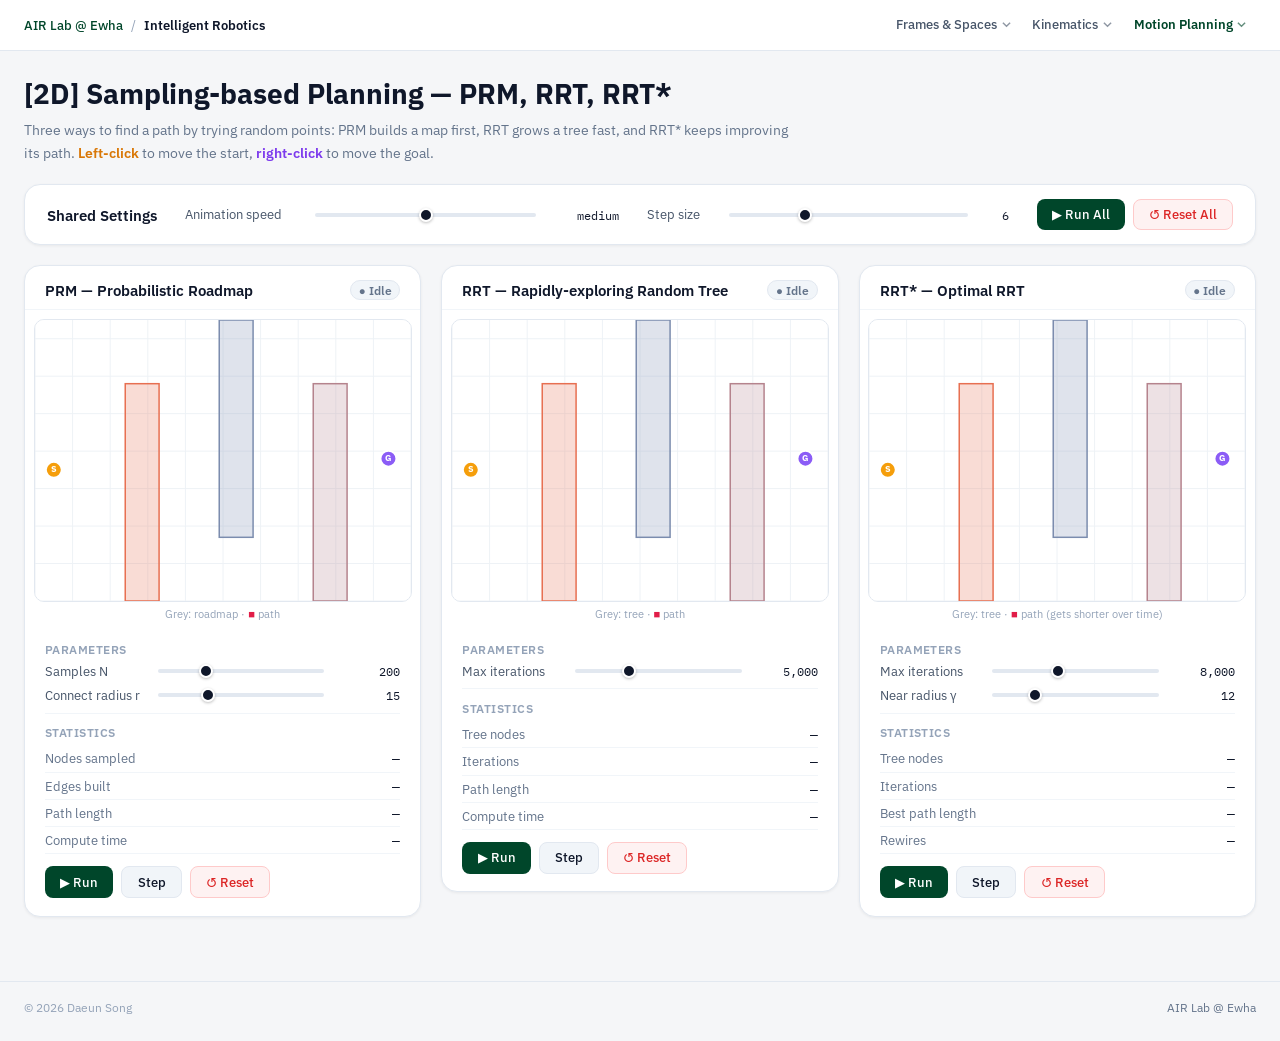
<file: course/intelligent_robotics/motion_planning/sampling.html>
<!DOCTYPE html>
<html lang="en">
<head>
<meta charset="UTF-8">
<meta name="viewport" content="width=device-width, initial-scale=1.0">
<title>Sampling-based Planning — AIR Lab @ Ewha</title>
<link href="https://fonts.googleapis.com/css2?family=IBM+Plex+Sans:wght@300;400;500;600&family=IBM+Plex+Mono:wght@400;500&display=swap" rel="stylesheet">
<style>
*, *::before, *::after { box-sizing: border-box; margin: 0; padding: 0; }
body { font-family: 'IBM Plex Sans', sans-serif; background: #f5f6f8; color: #0f172a; min-height: 100vh; }

.topbar { background: white; border-bottom: 1px solid #e2e8f0; padding: .7rem 1.5rem; display: flex; align-items: center; gap: .5rem; font-size: .84rem; flex-wrap: wrap; }
.topbar a { text-decoration: none; color: #00462A; font-weight: 500; }
.topbar a:hover { text-decoration: underline; }
.topbar .sep { color: #94a3b8; }
.topbar .cur { color: #0f172a; font-weight: 600; }

.page { max-width: 1440px; margin: 0 auto; padding: 1.5rem; }
.page-title { font-size: 1.75rem; font-weight: 700; margin-bottom: .4rem; }
.page-desc { color: #64748b; font-size: .9rem; max-width: 780px; margin-bottom: 1.25rem; line-height: 1.6; }

.card { background: white; border: 1px solid #e2e8f0; border-radius: 16px; box-shadow: 0 1px 3px rgba(0,0,0,.06); }
.card-hd { padding: .85rem 1.25rem .55rem; display: flex; align-items: center; justify-content: space-between; gap: .75rem; flex-wrap: wrap; }
.card-title { font-size: .95rem; font-weight: 600; }
.card-sub  { font-size: .75rem; color: #64748b; margin-top: .1rem; }
.card-body { padding: .75rem 1.25rem 1.1rem; }
.card-body-tight { padding: .55rem; }

/* Shared controls */
.shared-row { display: grid; grid-template-columns: auto minmax(220px, 1.2fr) minmax(180px, 1fr) auto; gap: 1.75rem; align-items: center; padding: .85rem 1.35rem !important; }
.shared-row .sl-line { margin: 0; }
.shared-btns { display: flex; gap: .5rem; }
@media (max-width: 900px) { .shared-row { grid-template-columns: 1fr; gap: .75rem; } }
.sl-inline { display: flex; flex-direction: column; gap: .25rem; font-size: .82rem; }
.sl-inline label { color: #475569; font-weight: 500; }
.sl-inline .sl-row { display: flex; align-items: center; gap: .5rem; }
.sl-inline .val { font-family: 'IBM Plex Mono', monospace; min-width: 3rem; font-size: .78rem; }

/* Algo row */
.algo-row { display: grid; grid-template-columns: 1fr 1fr 1fr; gap: 1.25rem; align-items: start; }
@media (max-width: 1100px) { .algo-row { grid-template-columns: 1fr 1fr; } }
@media (max-width: 700px)  { .algo-row { grid-template-columns: 1fr; } }

/* Canvas */
.canvas-wrap { width: 100%; aspect-ratio: 4/3; border-radius: 10px; overflow: hidden; background: #ffffff; border: 1px solid #e2e8f0; cursor: crosshair; }
.canvas-wrap canvas { display: block; width: 100% !important; height: 100% !important; }
.canvas-hint { font-size: .7rem; color: #94a3b8; margin-top: .3rem; text-align: center; }

/* Sliders */
.sl-group { margin-bottom: .6rem; }
.sl-group:last-child { margin-bottom: 0; }
.sl-label { display: flex; justify-content: space-between; font-size: .8rem; margin-bottom: .2rem; }
.sl-name { color: #475569; }
.sl-val  { font-family: 'IBM Plex Mono', monospace; font-weight: 500; }
input[type=range] { -webkit-appearance: none; appearance: none; width: 100%; height: 5px; background: #e2e8f0; border-radius: 3px; outline: none; cursor: pointer; }
input[type=range]::-webkit-slider-thumb { -webkit-appearance: none; width: 15px; height: 15px; border-radius: 50%; background: #0f172a; cursor: pointer; border: 2px solid white; box-shadow: 0 1px 3px rgba(0,0,0,.25); }

/* Info rows */
.info-row { display: flex; justify-content: space-between; align-items: center; border-bottom: 1px solid #f1f5f9; padding: .32rem 0; font-size: .79rem; }
.info-row:last-child { border-bottom: none; }
.info-label { color: #64748b; }
.info-val   { font-family: 'IBM Plex Mono', monospace; text-align: right; }
.info-val.ok  { color: #15803d; font-weight: 600; }
.info-val.err { color: #dc2626; font-weight: 600; }

/* Buttons */
.btn-row { display: flex; gap: .5rem; flex-wrap: wrap; margin-top: .75rem; }
.btn { padding: .4rem .95rem; border-radius: 8px; border: none; cursor: pointer; font-family: 'IBM Plex Sans', sans-serif; font-size: .82rem; font-weight: 500; transition: background .15s; }
.btn:active { transform: scale(.97); }
.btn:disabled { opacity: .45; cursor: not-allowed; transform: none !important; }
.btn-primary   { background: #00462A; color: white; }
.btn-primary:not(:disabled):hover   { background: #005a35; }
.btn-secondary { background: #f1f5f9; color: #0f172a; border: 1px solid #e2e8f0; }
.btn-secondary:not(:disabled):hover { background: #e2e8f0; }
.btn-danger    { background: #fef2f2; color: #dc2626; border: 1px solid #fecaca; }
.btn-danger:not(:disabled):hover    { background: #fee2e2; }

/* Status badge */
.badge { display: inline-flex; align-items: center; font-size: .72rem; font-weight: 600; padding: .12rem .48rem; border-radius: 999px; white-space: nowrap; }
.badge.idle { background: #f1f5f9; color: #64748b; border: 1px solid #e2e8f0; }
.badge.run  { background: #fffbeb; color: #d97706; border: 1px solid #fde68a; }
.badge.ok   { background: #f0fdf4; color: #15803d; border: 1px solid #bbf7d0; }
.badge.fail { background: #fef2f2; color: #dc2626; border: 1px solid #fecaca; }

.sec-lbl { font-size: .74rem; font-weight: 600; text-transform: uppercase; letter-spacing: .04em; color: #94a3b8; margin: .7rem 0 .35rem; }
.sec-lbl:first-child { margin-top: 0; }
.divider { border-top: 1px solid #f1f5f9; margin: .55rem 0; }

/* Algo accent */
.algo-prm .card-hd, .algo-rrt .card-hd, .algo-rrtstar .card-hd { border-bottom: 1px solid #f1f5f9; }
</style>
<link rel="stylesheet" href="../ui.css">
</head>
<body>

<div class="topbar" id="course-nav"></div>
<script src="../nav.js"></script>

<div class="page">
  <h1 class="page-title">[2D] Sampling-based Planning — PRM, RRT, RRT*</h1>
  <p class="page-desc">
    Three ways to find a path by trying random points: PRM builds a map first, RRT grows a tree fast,
    and RRT* keeps improving its path. <span style="color:#d97706;font-weight:600">Left-click</span> to move the start,
    <span style="color:#7c3aed;font-weight:600">right-click</span> to move the goal.
  </p>

  <!-- Shared controls: one row -->
  <div class="card shared-card" style="margin-bottom:1.25rem;">
    <div class="card-body shared-row">
      <div class="card-title">Shared Settings</div>
      <div class="sl-line ro" style="--nm:7.6rem;--val:4.6rem">
        <span class="nm">Animation speed</span>
        <input type="range" id="spd" min="1" max="5" value="3" step="1">
        <span class="val" id="spd-disp">medium</span>
      </div>
      <div class="sl-line ro" style="--nm:4.6rem;--val:2rem">
        <span class="nm">Step size</span>
        <input type="range" id="step-size" min="2" max="15" value="6" step="1">
        <span class="val" id="step-disp">6</span>
      </div>
      <div class="shared-btns">
        <button class="btn btn-primary"   id="btn-run-all">▶ Run All</button>
        <button class="btn btn-danger"    id="btn-reset-all">↺ Reset All</button>
      </div>
    </div>
  </div>

  <!-- 3-panel comparison -->
  <div class="algo-row">

    <!-- ── PRM ── -->
    <div class="card algo-prm">
      <div class="card-hd">
        <div>
          <div class="card-title">PRM — Probabilistic Roadmap</div>
        </div>
        <span id="prm-badge" class="badge idle">● Idle</span>
      </div>
      <div class="card-body-tight">
        <div class="canvas-wrap" id="prm-wrap"><canvas id="prm-canvas"></canvas></div>
        <p class="canvas-hint">Grey: roadmap · <span style="color:#e11d48">■</span> path</p>
      </div>
      <div class="card-body">
        <div class="sec-lbl">Parameters</div>
        <div class="sl-line ro">
          <span class="nm">Samples N</span>
          <input type="range" id="prm-n" min="50" max="600" value="200" step="10">
          <span class="val" id="prm-n-disp">200</span>
        </div>
        <div class="sl-line ro">
          <span class="nm">Connect radius r</span>
          <input type="range" id="prm-r" min="5" max="40" value="15" step="1">
          <span class="val" id="prm-r-disp">15</span>
        </div>
        <div class="divider"></div>
        <div class="sec-lbl">Statistics</div>
        <div class="info-row"><span class="info-label">Nodes sampled</span><span class="info-val" id="prm-s-nodes">—</span></div>
        <div class="info-row"><span class="info-label">Edges built</span><span class="info-val" id="prm-s-edges">—</span></div>
        <div class="info-row"><span class="info-label">Path length</span><span class="info-val" id="prm-s-path">—</span></div>
        <div class="info-row"><span class="info-label">Compute time</span><span class="info-val" id="prm-s-time">—</span></div>
        <div class="btn-row">
          <button class="btn btn-primary"   id="prm-run">▶ Run</button>
          <button class="btn btn-secondary" id="prm-step">Step</button>
          <button class="btn btn-danger"    id="prm-reset">↺ Reset</button>
        </div>
      </div>
    </div>

    <!-- ── RRT ── -->
    <div class="card algo-rrt">
      <div class="card-hd">
        <div>
          <div class="card-title">RRT — Rapidly-exploring Random Tree</div>
        </div>
        <span id="rrt-badge" class="badge idle">● Idle</span>
      </div>
      <div class="card-body-tight">
        <div class="canvas-wrap" id="rrt-wrap"><canvas id="rrt-canvas"></canvas></div>
        <p class="canvas-hint">Grey: tree · <span style="color:#e11d48">■</span> path</p>
      </div>
      <div class="card-body">
        <div class="sec-lbl">Parameters</div>
        <div class="sl-line ro">
          <span class="nm">Max iterations</span>
          <input type="range" id="rrt-iter" min="500" max="15000" value="5000" step="500">
          <span class="val" id="rrt-iter-disp">5,000</span>
        </div>
        <div class="divider"></div>
        <div class="sec-lbl">Statistics</div>
        <div class="info-row"><span class="info-label">Tree nodes</span><span class="info-val" id="rrt-s-nodes">—</span></div>
        <div class="info-row"><span class="info-label">Iterations</span><span class="info-val" id="rrt-s-iter">—</span></div>
        <div class="info-row"><span class="info-label">Path length</span><span class="info-val" id="rrt-s-path">—</span></div>
        <div class="info-row"><span class="info-label">Compute time</span><span class="info-val" id="rrt-s-time">—</span></div>
        <div class="btn-row">
          <button class="btn btn-primary"   id="rrt-run">▶ Run</button>
          <button class="btn btn-secondary" id="rrt-step">Step</button>
          <button class="btn btn-danger"    id="rrt-reset">↺ Reset</button>
        </div>
      </div>
    </div>

    <!-- ── RRT* ── -->
    <div class="card algo-rrtstar">
      <div class="card-hd">
        <div>
          <div class="card-title">RRT* — Optimal RRT</div>
        </div>
        <span id="rrtstar-badge" class="badge idle">● Idle</span>
      </div>
      <div class="card-body-tight">
        <div class="canvas-wrap" id="rrtstar-wrap"><canvas id="rrtstar-canvas"></canvas></div>
        <p class="canvas-hint">Grey: tree · <span style="color:#e11d48">■</span> path (gets shorter over time)</p>
      </div>
      <div class="card-body">
        <div class="sec-lbl">Parameters</div>
        <div class="sl-line ro">
          <span class="nm">Max iterations</span>
          <input type="range" id="rrtstar-iter" min="500" max="20000" value="8000" step="500">
          <span class="val" id="rrtstar-iter-disp">8,000</span>
        </div>
        <div class="sl-line ro">
          <span class="nm">Near radius γ</span>
          <input type="range" id="rrtstar-r" min="5" max="35" value="12" step="1">
          <span class="val" id="rrtstar-r-disp">12</span>
        </div>
        <div class="divider"></div>
        <div class="sec-lbl">Statistics</div>
        <div class="info-row"><span class="info-label">Tree nodes</span><span class="info-val" id="rrtstar-s-nodes">—</span></div>
        <div class="info-row"><span class="info-label">Iterations</span><span class="info-val" id="rrtstar-s-iter">—</span></div>
        <div class="info-row"><span class="info-label">Best path length</span><span class="info-val" id="rrtstar-s-path">—</span></div>
        <div class="info-row"><span class="info-label">Rewires</span><span class="info-val" id="rrtstar-s-rewires">—</span></div>
        <div class="btn-row">
          <button class="btn btn-primary"   id="rrtstar-run">▶ Run</button>
          <button class="btn btn-secondary" id="rrtstar-step">Step</button>
          <button class="btn btn-danger"    id="rrtstar-reset">↺ Reset</button>
        </div>
      </div>
    </div>

  </div><!-- end algo-row -->
</div><!-- end page -->

<script src="../style2d.js"></script>
<script>
'use strict';

// ══════════════════════════════════════════════════════════════════════════════
// WORLD  (W×H units; obstacles are axis-aligned boxes)
// Three vertical walls alternating gap-top / gap-bottom / gap-top
// forcing a snake path: up → right → down → right → up → right
// ══════════════════════════════════════════════════════════════════════════════
const W = 100, H = 75;

const OBSTACLES = [
  { x: 24, y: 0,  w: 9, h: 58, color: '#e76f51' },  // Wall 1 — gap y=58–75
  { x: 49, y: 17, w: 9, h: 58, color: '#7b8cae' },  // Wall 2 — gap y=0–17
  { x: 74, y: 0,  w: 9, h: 58, color: '#b5838d' },  // Wall 3 — gap y=58–75
];

let startPt = { x: 5,  y: 35 };
let goalPt  = { x: 94, y: 38 };

// ── Helpers ──────────────────────────────────────────────────────────────────
function dist(a, b)  { return Math.hypot(a.x - b.x, a.y - b.y); }
function dist2(a, b) { return (a.x-b.x)**2 + (a.y-b.y)**2; }

function pathLen(path) {
  let s = 0;
  for (let i = 1; i < path.length; i++) s += dist(path[i-1], path[i]);
  return s;
}

// ── Collision ─────────────────────────────────────────────────────────────────
function ptFree(px, py) {
  if (px < 0 || px > W || py < 0 || py > H) return false;
  for (const o of OBSTACLES)
    if (px >= o.x && px <= o.x+o.w && py >= o.y && py <= o.y+o.h) return false;
  return true;
}

// Segment vs AABB — 2D slab method
function segFree(ax, ay, bx, by) {
  for (const o of OBSTACLES) {
    const cx = o.x + o.w/2, cy = o.y + o.h/2;
    const hw = o.w/2,       hh = o.h/2;
    const ox = ax-cx, oy = ay-cy;
    const dx = bx-ax, dy = by-ay;
    let tmin = 0, tmax = 1;
    let blocked = false;
    for (const [or, dr, h] of [[ox,dx,hw],[oy,dy,hh]]) {
      if (Math.abs(dr) < 1e-10) {
        if (Math.abs(or) > h) { blocked = true; break; }
      } else {
        const inv = 1/dr;
        let t1 = (-h-or)*inv, t2 = (h-or)*inv;
        if (t1>t2) { const tmp=t1; t1=t2; t2=tmp; }
        tmin = Math.max(tmin, t1);
        tmax = Math.min(tmax, t2);
        if (tmin > tmax) { blocked = true; break; }
      }
    }
    if (!blocked) return false; // segment intersects this obstacle
  }
  return true;
}

function randomFree() {
  for (let i = 0; i < 200; i++) {
    const x = Math.random() * W, y = Math.random() * H;
    if (ptFree(x, y)) return {x, y};
  }
  return null;
}

// ── World ↔ Canvas ────────────────────────────────────────────────────────────
function w2c(wx, wy, cw, ch) {
  return { x: (wx/W)*cw, y: ch - (wy/H)*ch };
}
function c2w(cx, cy, cw, ch) {
  return { x: (cx/cw)*W, y: ((ch-cy)/ch)*H };
}

// ══════════════════════════════════════════════════════════════════════════════
// DRAWING PRIMITIVES
// ══════════════════════════════════════════════════════════════════════════════
function drawBase(ctx, cw, ch) {
  ctx.fillStyle = P2.bg;
  ctx.fillRect(0, 0, cw, ch);

  // Grid
  ctx.strokeStyle = P2.grid;
  ctx.lineWidth = 1;
  for (let x = 0; x <= W; x += 10) {
    const {x: cx} = w2c(x, 0, cw, ch);
    ctx.beginPath(); ctx.moveTo(cx, 0); ctx.lineTo(cx, ch); ctx.stroke();
  }
  for (let y = 0; y <= H; y += 10) {
    const {y: cy} = w2c(0, y, cw, ch);
    ctx.beginPath(); ctx.moveTo(0, cy); ctx.lineTo(cw, cy); ctx.stroke();
  }

  // Obstacles
  for (const o of OBSTACLES) {
    const p1 = w2c(o.x,       o.y+o.h, cw, ch);
    const p2 = w2c(o.x+o.w,   o.y,     cw, ch);
    ctx.fillStyle   = o.color + '3d';
    ctx.fillRect(p1.x, p1.y, p2.x-p1.x, p2.y-p1.y);
    ctx.strokeStyle = o.color;
    ctx.lineWidth   = 1.5;
    ctx.strokeRect(p1.x, p1.y, p2.x-p1.x, p2.y-p1.y);
  }
}

function drawEndpoints(ctx, cw, ch) {
  for (const [pt, color, label] of [[startPt, P2.start, 'S'], [goalPt, P2.goal, 'G']]) {
    const p = w2c(pt.x, pt.y, cw, ch);
    ctx.beginPath(); ctx.arc(p.x, p.y, 8, 0, Math.PI*2);
    ctx.fillStyle = color; ctx.fill();
    ctx.strokeStyle = 'white'; ctx.lineWidth = 2; ctx.stroke();
    ctx.fillStyle = 'white';
    ctx.font = '700 9px IBM Plex Sans, sans-serif';
    ctx.textAlign = 'center'; ctx.textBaseline = 'middle';
    ctx.fillText(label, p.x, p.y);
  }
}

function drawPolyline(ctx, cw, ch, pts, color, lw) {
  if (!pts || pts.length < 2) return;
  ctx.strokeStyle = color; ctx.lineWidth = lw; ctx.lineJoin = 'round';
  ctx.beginPath();
  const p0 = w2c(pts[0].x, pts[0].y, cw, ch);
  ctx.moveTo(p0.x, p0.y);
  for (let i = 1; i < pts.length; i++) {
    const p = w2c(pts[i].x, pts[i].y, cw, ch);
    ctx.lineTo(p.x, p.y);
  }
  ctx.stroke();
}

// ══════════════════════════════════════════════════════════════════════════════
// PRM
// ══════════════════════════════════════════════════════════════════════════════
let prm = null;

function prmInit() {
  prm = { nodes:[], edges:[], path:null, phase:'idle', animEdge:0,
          stats:{ nodes:0, edges:0, pathLen:0, time:0 } };
}

function prmBuild() {
  const N = parseInt(document.getElementById('prm-n').value);
  const r = parseFloat(document.getElementById('prm-r').value);
  const t0 = performance.now();

  const nodes = [{ ...startPt }, { ...goalPt }];
  for (let i = 0; i < N-2; i++) {
    const pt = randomFree();
    if (pt) nodes.push(pt);
  }

  const edges = [];
  for (let i = 0; i < nodes.length; i++) {
    for (let j = i+1; j < nodes.length; j++) {
      if (dist(nodes[i], nodes[j]) <= r &&
          segFree(nodes[i].x, nodes[i].y, nodes[j].x, nodes[j].y)) {
        edges.push({ a:i, b:j, w:dist(nodes[i], nodes[j]) });
      }
    }
  }

  // Dijkstra: node[0]=start, node[1]=goal
  const n = nodes.length;
  const d = new Array(n).fill(Infinity);
  const prev = new Array(n).fill(-1);
  d[0] = 0;
  const adj = Array.from({length:n}, ()=>[]);
  for (const e of edges) {
    adj[e.a].push({to:e.b, w:e.w});
    adj[e.b].push({to:e.a, w:e.w});
  }
  const vis = new Uint8Array(n);
  for (let iter = 0; iter < n; iter++) {
    let u = -1;
    for (let i = 0; i < n; i++) if (!vis[i] && (u===-1 || d[i]<d[u])) u=i;
    if (u===-1 || d[u]===Infinity) break;
    vis[u] = 1;
    if (u===1) break;
    for (const {to,w} of adj[u]) if (d[u]+w < d[to]) { d[to]=d[u]+w; prev[to]=u; }
  }

  let path = null;
  if (d[1] < Infinity) {
    path = [];
    let cur = 1;
    while (cur !== -1) { path.unshift(nodes[cur]); cur = prev[cur]; }
  }

  prm.nodes = nodes;
  prm.edges = edges;
  prm.path  = path;
  prm.stats.nodes   = nodes.length;
  prm.stats.edges   = edges.length;
  prm.stats.pathLen = path ? pathLen(path) : 0;
  prm.stats.time    = performance.now() - t0;
}

function prmRun() {
  prmBuild();
  prm.phase     = 'anim';
  prm.animEdge  = 0;
  setBadge('prm', 'Building…', 'run');
  startTick();
}

function prmDraw(ctx, cw, ch) {
  if (!prm || prm.phase === 'idle') return;
  const { nodes, edges, path, animEdge, phase } = prm;
  const limit = (phase === 'anim') ? animEdge : edges.length;

  ctx.strokeStyle = '#cbd5e1'; ctx.lineWidth = 0.8;
  for (let i = 0; i < limit; i++) {
    const {a, b} = edges[i];
    const pa = w2c(nodes[a].x, nodes[a].y, cw, ch);
    const pb = w2c(nodes[b].x, nodes[b].y, cw, ch);
    ctx.beginPath(); ctx.moveTo(pa.x, pa.y); ctx.lineTo(pb.x, pb.y); ctx.stroke();
  }
  ctx.fillStyle = P2.textDim;
  for (let i = 2; i < nodes.length; i++) {
    const p = w2c(nodes[i].x, nodes[i].y, cw, ch);
    ctx.beginPath(); ctx.arc(p.x, p.y, 1.8, 0, Math.PI*2); ctx.fill();
  }
  if (phase === 'done') drawPolyline(ctx, cw, ch, path, P2.path, 3);
  else if (phase === 'fail') {/* no path */}
}

// ══════════════════════════════════════════════════════════════════════════════
// RRT
// ══════════════════════════════════════════════════════════════════════════════
let rrt = null;

function rrtInit() {
  rrt = { nodes:[{...startPt, parent:-1, cost:0}], path:null,
          phase:'idle', iter:0, maxIter:0, t0:0,
          stats:{time:0} };
}

function rrtStep(iters) {
  if (!rrt || rrt.phase !== 'run') return;
  const stepSize  = parseFloat(document.getElementById('step-size').value);
  const goalBias  = 0;
  const goalR     = stepSize * 1.5;
  const { nodes } = rrt;

  for (let it = 0; it < iters; it++) {
    if (rrt.iter >= rrt.maxIter) {
      rrt.phase = rrt.path ? 'done' : 'fail';
      rrt.stats.time = performance.now() - rrt.t0;
      return;
    }
    rrt.iter++;

    const qr = (Math.random() < goalBias)
      ? { ...goalPt }
      : { x: Math.random()*W, y: Math.random()*H };

    let nearIdx = 0, nearD2 = Infinity;
    for (let i = 0; i < nodes.length; i++) {
      const d = dist2(nodes[i], qr);
      if (d < nearD2) { nearD2 = d; nearIdx = i; }
    }
    const qn = nodes[nearIdx];
    const d  = Math.sqrt(nearD2);
    const qnew = d <= stepSize
      ? { x:qr.x, y:qr.y }
      : { x:qn.x+(qr.x-qn.x)/d*stepSize, y:qn.y+(qr.y-qn.y)/d*stepSize };

    if (!ptFree(qnew.x, qnew.y)) continue;
    if (!segFree(qn.x, qn.y, qnew.x, qnew.y)) continue;

    nodes.push({ ...qnew, parent:nearIdx, cost:qn.cost+dist(qn, qnew) });
    const ni = nodes.length - 1;

    if (dist(qnew, goalPt) < goalR && segFree(qnew.x, qnew.y, goalPt.x, goalPt.y)) {
      const path = [{...goalPt}];
      let cur = ni;
      while (cur !== -1) { path.unshift({...nodes[cur]}); cur = nodes[cur].parent; }
      rrt.path = path;
      rrt.phase = 'done';
      rrt.stats.time = performance.now() - rrt.t0;
      return;
    }
  }
}

function rrtDraw(ctx, cw, ch) {
  if (!rrt || rrt.phase === 'idle') return;
  const { nodes, path } = rrt;
  ctx.strokeStyle = '#94a3b8'; ctx.lineWidth = 0.8;
  for (let i = 1; i < nodes.length; i++) {
    const n = nodes[i], p = nodes[n.parent];
    const a = w2c(n.x, n.y, cw, ch), b = w2c(p.x, p.y, cw, ch);
    ctx.beginPath(); ctx.moveTo(a.x, a.y); ctx.lineTo(b.x, b.y); ctx.stroke();
  }
  drawPolyline(ctx, cw, ch, path, P2.path, 3);
}

// ══════════════════════════════════════════════════════════════════════════════
// RRT*
// ══════════════════════════════════════════════════════════════════════════════
let rrtStar = null;

function rrtStarInit() {
  rrtStar = { nodes:[{...startPt, parent:-1, cost:0}], path:null,
              bestCost:Infinity, phase:'idle', iter:0, maxIter:0,
              rewires:0, t0:0, stats:{time:0} };
}

function rrtStarStep(iters) {
  if (!rrtStar || rrtStar.phase !== 'run') return;
  const stepSize = parseFloat(document.getElementById('step-size').value);
  const goalBias = 0;
  const nearR    = parseFloat(document.getElementById('rrtstar-r').value);
  const goalR    = stepSize * 1.5;
  const { nodes } = rrtStar;

  for (let it = 0; it < iters; it++) {
    if (rrtStar.iter >= rrtStar.maxIter) {
      rrtStar.phase = rrtStar.path ? 'done' : 'fail';
      rrtStar.stats.time = performance.now() - rrtStar.t0;
      return;
    }
    rrtStar.iter++;

    const qr = (Math.random() < goalBias)
      ? { ...goalPt }
      : { x:Math.random()*W, y:Math.random()*H };

    let nearIdx = 0, nearD2 = Infinity;
    for (let i = 0; i < nodes.length; i++) {
      const d = dist2(nodes[i], qr);
      if (d < nearD2) { nearD2 = d; nearIdx = i; }
    }
    const qn = nodes[nearIdx];
    const d  = Math.sqrt(nearD2);
    const qnew = d <= stepSize
      ? { x:qr.x, y:qr.y }
      : { x:qn.x+(qr.x-qn.x)/d*stepSize, y:qn.y+(qr.y-qn.y)/d*stepSize };

    if (!ptFree(qnew.x, qnew.y)) continue;
    if (!segFree(qn.x, qn.y, qnew.x, qnew.y)) continue;

    // Near nodes
    const near = [];
    for (let i = 0; i < nodes.length; i++)
      if (dist(nodes[i], qnew) <= nearR) near.push(i);

    // Choose best parent
    let bestParent = nearIdx;
    let bestCost   = qn.cost + dist(qn, qnew);
    for (const ni of near) {
      const c = nodes[ni].cost + dist(nodes[ni], qnew);
      if (c < bestCost && segFree(nodes[ni].x, nodes[ni].y, qnew.x, qnew.y)) {
        bestCost = c; bestParent = ni;
      }
    }

    const newNode = { ...qnew, parent:bestParent, cost:bestCost };
    nodes.push(newNode);
    const newIdx = nodes.length - 1;

    // Rewire
    for (const ni of near) {
      if (ni === bestParent) continue;
      const nc = bestCost + dist(qnew, nodes[ni]);
      if (nc < nodes[ni].cost && segFree(qnew.x, qnew.y, nodes[ni].x, nodes[ni].y)) {
        nodes[ni].parent = newIdx;
        nodes[ni].cost   = nc;
        rrtStar.rewires++;
      }
    }

    // Update goal path if reachable
    if (dist(qnew, goalPt) < goalR && segFree(qnew.x, qnew.y, goalPt.x, goalPt.y)) {
      const gc = bestCost + dist(qnew, goalPt);
      if (gc < rrtStar.bestCost) {
        rrtStar.bestCost = gc;
        const path = [{...goalPt}];
        let cur = newIdx;
        while (cur !== -1) { path.unshift({...nodes[cur]}); cur = nodes[cur].parent; }
        rrtStar.path = path;
      }
    }
  }
}

function rrtStarDraw(ctx, cw, ch) {
  if (!rrtStar || rrtStar.phase === 'idle') return;
  const { nodes, path } = rrtStar;
  ctx.strokeStyle = '#94a3b8'; ctx.lineWidth = 0.8;
  for (let i = 1; i < nodes.length; i++) {
    const n = nodes[i], p = nodes[n.parent];
    const a = w2c(n.x, n.y, cw, ch), b = w2c(p.x, p.y, cw, ch);
    ctx.beginPath(); ctx.moveTo(a.x, a.y); ctx.lineTo(b.x, b.y); ctx.stroke();
  }
  drawPolyline(ctx, cw, ch, path, P2.path, 3);
}

// ══════════════════════════════════════════════════════════════════════════════
// CANVAS RESIZE + REDRAW
// ══════════════════════════════════════════════════════════════════════════════
function syncCanvas(id) {
  const canvas = document.getElementById(id+'-canvas');
  const wrap   = document.getElementById(id+'-wrap');
  const W2 = wrap.clientWidth, H2 = wrap.clientHeight;
  const dpr = Math.min(window.devicePixelRatio || 1, 2);
  if (canvas.width !== Math.round(W2 * dpr) || canvas.height !== Math.round(H2 * dpr)) {
    canvas.width = Math.round(W2 * dpr); canvas.height = Math.round(H2 * dpr);
  }
  canvas.getContext('2d').setTransform(dpr, 0, 0, dpr, 0, 0);
  return canvas;
}

function redrawAll() {
  for (const id of ['prm','rrt','rrtstar']) {
    const canvas = syncCanvas(id);
    const ctx = canvas.getContext('2d');
    const cw = canvas.clientWidth, ch = canvas.clientHeight;   // CSS pixels
    drawBase(ctx, cw, ch);
    if (id === 'prm')     prmDraw(ctx, cw, ch);
    if (id === 'rrt')     rrtDraw(ctx, cw, ch);
    if (id === 'rrtstar') rrtStarDraw(ctx, cw, ch);
    drawEndpoints(ctx, cw, ch);
  }
  updateStats();
}

// ══════════════════════════════════════════════════════════════════════════════
// STATS
// ══════════════════════════════════════════════════════════════════════════════
function updateStats() {
  if (prm && prm.phase !== 'idle') {
    set('prm-s-nodes', prm.stats.nodes);
    set('prm-s-edges', prm.stats.edges);
    set('prm-s-path',  prm.path ? prm.stats.pathLen.toFixed(1) : '—');
    set('prm-s-time',  prm.stats.time.toFixed(1) + ' ms');
  }
  if (rrt && rrt.phase !== 'idle') {
    set('rrt-s-nodes', rrt.nodes.length);
    set('rrt-s-iter',  rrt.iter.toLocaleString());
    set('rrt-s-path',  rrt.path ? pathLen(rrt.path).toFixed(1) : '—');
    set('rrt-s-time',  rrt.stats.time ? rrt.stats.time.toFixed(1)+' ms' : (performance.now()-rrt.t0).toFixed(0)+' ms');
  }
  if (rrtStar && rrtStar.phase !== 'idle') {
    set('rrtstar-s-nodes',   rrtStar.nodes.length);
    set('rrtstar-s-iter',    rrtStar.iter.toLocaleString());
    set('rrtstar-s-path',    rrtStar.bestCost < Infinity ? rrtStar.bestCost.toFixed(1) : '—');
    set('rrtstar-s-rewires', rrtStar.rewires.toLocaleString());
  }
}
function set(id, val) { document.getElementById(id).textContent = val; }

// ══════════════════════════════════════════════════════════════════════════════
// STATUS BADGE
// ══════════════════════════════════════════════════════════════════════════════
function setBadge(id, text, cls) {
  const el = document.getElementById(id+'-badge');
  el.textContent = '● ' + text;
  el.className = 'badge ' + cls;
}

// ══════════════════════════════════════════════════════════════════════════════
// ANIMATION LOOP
// ══════════════════════════════════════════════════════════════════════════════
const SPD_LABELS = ['very slow','slow','medium','fast','very fast'];
const SPD_ITERS  = [2, 8, 25, 80, 250];
let animHandle = null;

function anyActive() {
  return (prm && prm.phase === 'anim') ||
         (rrt && rrt.phase === 'run') ||
         (rrtStar && rrtStar.phase === 'run');
}

function tick() {
  const iters = SPD_ITERS[parseInt(document.getElementById('spd').value) - 1];

  // PRM edge animation
  if (prm && prm.phase === 'anim') {
    prm.animEdge = Math.min(prm.animEdge + iters * 5, prm.edges.length);
    if (prm.animEdge >= prm.edges.length) {
      prm.phase = prm.path ? 'done' : 'fail';
      setBadge('prm', prm.path ? 'Path found' : 'No path', prm.path ? 'ok' : 'fail');
    }
  }

  // RRT
  if (rrt && rrt.phase === 'run') {
    rrtStep(iters);
    if (rrt.phase === 'done') setBadge('rrt', 'Path found', 'ok');
    else if (rrt.phase === 'fail') setBadge('rrt', 'No path', 'fail');
  }

  // RRT*
  if (rrtStar && rrtStar.phase === 'run') {
    rrtStarStep(iters);
    if (rrtStar.phase !== 'run') {
      setBadge('rrtstar', rrtStar.path ? 'Path found' : 'No path', rrtStar.path ? 'ok' : 'fail');
    } else if (rrtStar.path) {
      setBadge('rrtstar', `Optimizing… (${rrtStar.iter.toLocaleString()})`, 'run');
    }
  }

  redrawAll();

  if (anyActive()) animHandle = requestAnimationFrame(tick);
  else animHandle = null;
}

function startTick() {
  if (!animHandle) animHandle = requestAnimationFrame(tick);
}

// ══════════════════════════════════════════════════════════════════════════════
// RESET HELPERS
// ══════════════════════════════════════════════════════════════════════════════
function prmReset() {
  prmInit();
  setBadge('prm','Idle','idle');
  ['prm-s-nodes','prm-s-edges','prm-s-path','prm-s-time'].forEach(id=>set(id,'—'));
  redrawAll();
}
function rrtReset() {
  rrtInit();
  setBadge('rrt','Idle','idle');
  ['rrt-s-nodes','rrt-s-iter','rrt-s-path','rrt-s-time'].forEach(id=>set(id,'—'));
  redrawAll();
}
function rrtStarReset() {
  rrtStarInit();
  setBadge('rrtstar','Idle','idle');
  ['rrtstar-s-nodes','rrtstar-s-iter','rrtstar-s-path','rrtstar-s-rewires'].forEach(id=>set(id,'—'));
  redrawAll();
}

// ══════════════════════════════════════════════════════════════════════════════
// CANVAS CLICK — move start / goal
// ══════════════════════════════════════════════════════════════════════════════
function bindCanvasInteraction(canvasId) {
  const canvas = document.getElementById(canvasId + '-canvas');
  function handle(e, isGoal) {
    e.preventDefault();
    const rect = canvas.getBoundingClientRect();
    const cx = e.clientX - rect.left, cy = e.clientY - rect.top;
    const pt = c2w(cx, cy, rect.width, rect.height);
    if (!ptFree(pt.x, pt.y)) return;
    if (isGoal) { goalPt.x  = pt.x; goalPt.y  = pt.y; }
    else        { startPt.x = pt.x; startPt.y = pt.y; }
    prmReset(); rrtReset(); rrtStarReset();
  }
  canvas.addEventListener('click',       e => handle(e, false));
  canvas.addEventListener('contextmenu', e => handle(e, true));
}

// ══════════════════════════════════════════════════════════════════════════════
// INIT
// ══════════════════════════════════════════════════════════════════════════════
window.addEventListener('load', () => {
  prmInit(); rrtInit(); rrtStarInit();

  // Slider display helpers
  function sld(id, dispId, fmt) {
    const el = document.getElementById(id);
    const disp = document.getElementById(dispId);
    el.addEventListener('input', () => { disp.textContent = fmt(el.value); });
    disp.textContent = fmt(el.value);
  }
  sld('spd',          'spd-disp',          v => SPD_LABELS[v-1]);
  sld('step-size',    'step-disp',         v => v);
  sld('prm-n',        'prm-n-disp',        v => v);
  sld('prm-r',        'prm-r-disp',        v => v);
  sld('rrt-iter',     'rrt-iter-disp',     v => (+v).toLocaleString());
  sld('rrtstar-iter', 'rrtstar-iter-disp', v => (+v).toLocaleString());
  sld('rrtstar-r',    'rrtstar-r-disp',    v => v);

  // Buttons — individual
  document.getElementById('prm-run').addEventListener('click', () => {
    prmRun();
  });
  document.getElementById('rrt-run').addEventListener('click', () => {
    rrtInit();
    rrt.phase = 'run';
    rrt.maxIter = parseInt(document.getElementById('rrt-iter').value);
    rrt.t0 = performance.now();
    setBadge('rrt','Running…','run');
    startTick();
  });
  document.getElementById('rrtstar-run').addEventListener('click', () => {
    rrtStarInit();
    rrtStar.phase = 'run';
    rrtStar.maxIter = parseInt(document.getElementById('rrtstar-iter').value);
    rrtStar.t0 = performance.now();
    setBadge('rrtstar','Running…','run');
    startTick();
  });

  document.getElementById('prm-reset').addEventListener('click', prmReset);
  document.getElementById('rrt-reset').addEventListener('click', rrtReset);
  document.getElementById('rrtstar-reset').addEventListener('click', rrtStarReset);

  // Run All / Reset All
  document.getElementById('btn-run-all').addEventListener('click', () => {
    document.getElementById('prm-run').click();
    document.getElementById('rrt-run').click();
    document.getElementById('rrtstar-run').click();
  });
  document.getElementById('btn-reset-all').addEventListener('click', () => {
    prmReset(); rrtReset(); rrtStarReset();
  });

  // Per-algo Step buttons — start paused if idle, then advance one tick
  function makeStepHandler(startFn, activeFn) {
    return () => {
      if (animHandle) { cancelAnimationFrame(animHandle); animHandle = null; }
      if (!activeFn()) startFn();  // initialise if not yet started
      tick();
      if (animHandle) { cancelAnimationFrame(animHandle); animHandle = null; }
    };
  }

  document.getElementById('prm-step').addEventListener('click', makeStepHandler(
    () => { prmBuild(); prm.phase = 'anim'; prm.animEdge = 0; setBadge('prm','Paused','run'); },
    () => prm && prm.phase === 'anim'
  ));

  document.getElementById('rrt-step').addEventListener('click', makeStepHandler(
    () => {
      rrtInit(); rrt.phase = 'run';
      rrt.maxIter = parseInt(document.getElementById('rrt-iter').value);
      rrt.t0 = performance.now();
      setBadge('rrt','Paused','run');
    },
    () => rrt && rrt.phase === 'run'
  ));

  document.getElementById('rrtstar-step').addEventListener('click', makeStepHandler(
    () => {
      rrtStarInit(); rrtStar.phase = 'run';
      rrtStar.maxIter = parseInt(document.getElementById('rrtstar-iter').value);
      rrtStar.t0 = performance.now();
      setBadge('rrtstar','Paused','run');
    },
    () => rrtStar && rrtStar.phase === 'run'
  ));

  // Canvas interactions
  ['prm','rrt','rrtstar'].forEach(bindCanvasInteraction);

  // Initial draw
  redrawAll();
  window.addEventListener('resize', redrawAll);
});
</script>
</body>
</html>
</file>
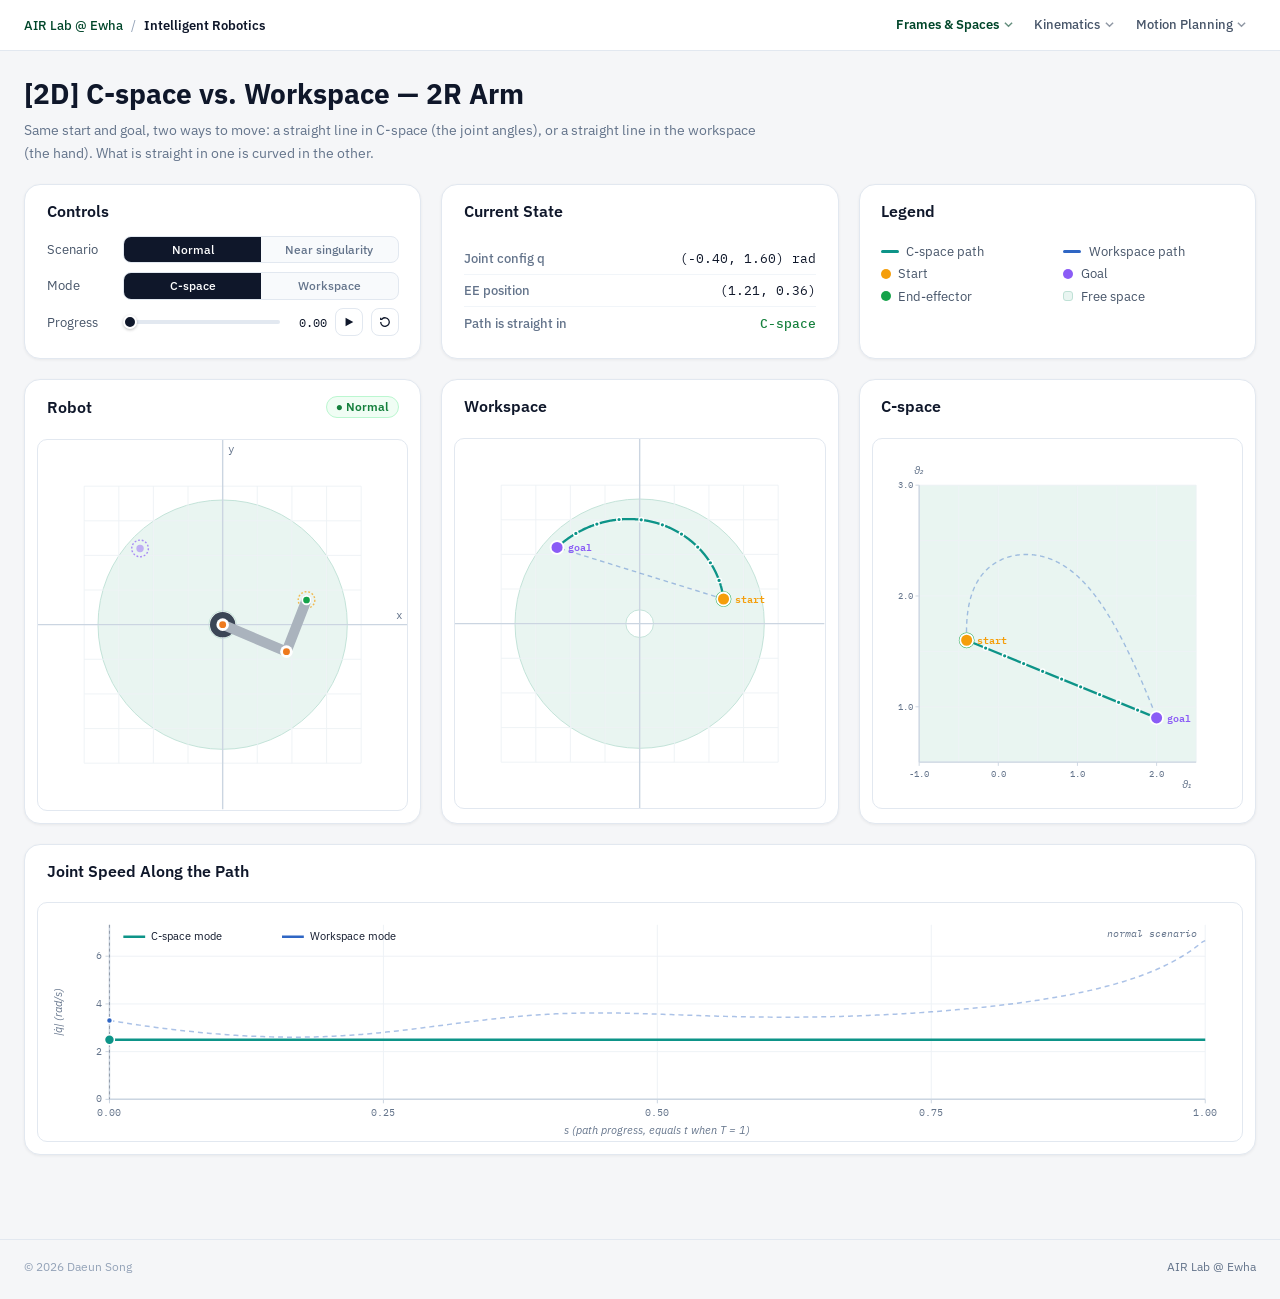
<file: course/intelligent_robotics/trajectory/p2p.html>
<!DOCTYPE html>
<html lang="en">
<head>
<meta charset="UTF-8">
<meta name="viewport" content="width=device-width, initial-scale=1.0">
<title>C-space vs. Workspace Trajectory — AIR Lab @ Ewha</title>
<link href="https://fonts.googleapis.com/css2?family=IBM+Plex+Sans:wght@300;400;500;600&family=IBM+Plex+Mono:wght@400;500&display=swap" rel="stylesheet">
<style>
*, *::before, *::after { box-sizing: border-box; margin: 0; padding: 0; }
body { font-family: 'IBM Plex Sans', sans-serif; background: #f5f6f8; color: #0f172a; min-height: 100vh; overflow-x: hidden; }

/* ── Nav ── */
.topbar { background: white; border-bottom: 1px solid #e2e8f0; padding: .7rem 1.5rem; display: flex; align-items: center; gap: .5rem; font-size: .84rem; flex-wrap: wrap; }
.topbar a { text-decoration: none; color: #00462A; font-weight: 500; }
.topbar a:hover { text-decoration: underline; }
.topbar .sep { color: #94a3b8; }
.topbar .cur { color: #0f172a; font-weight: 600; }

/* ── Page ── */
.page { max-width: 1400px; margin: 0 auto; padding: 1.5rem; }
.page-title { font-size: 1.75rem; font-weight: 700; margin-bottom: .4rem; }
.page-desc { color: #64748b; font-size: .9rem; max-width: 760px; margin-bottom: 1.25rem; line-height: 1.6; }

/* ── Responsive ── */
@media (max-width: 1100px) { .panes-row3 { grid-template-columns: 1fr 1fr !important; } .top-row { grid-template-columns: 1fr 1fr !important; } }
@media (max-width: 760px)  { .top-row { grid-template-columns: 1fr !important; } }
.top-row { display: grid; grid-template-columns: repeat(3, minmax(0, 1fr)); gap: 1.25rem; align-items: stretch; margin-bottom: 1.25rem; }
.top-row > .card { height: 100%; }
.ctl-row { display: grid; grid-template-columns: 4.2rem 1fr; align-items: center; gap: .6rem; margin-bottom: .55rem; font-size: .8rem; color: #475569; }
.ctl-row:last-child { margin-bottom: 0; }
@media (max-width: 640px)  { .panes-row3 { grid-template-columns: 1fr !important; } }

/* ── Cards ── */
.card { background: white; border: 1px solid #e2e8f0; border-radius: 16px; box-shadow: 0 1px 3px rgba(0,0,0,.06); }
.card-hd { padding: 1rem 1.35rem .6rem; display: flex; align-items: center; justify-content: space-between; gap: .75rem; }
.card-title { font-size: .98rem; font-weight: 600; }
.card-subtitle { font-size: .78rem; color: #94a3b8; font-style: italic; }
.card-body { padding: .75rem 1.35rem 1.2rem; }
.card-body-tight { padding: .75rem; }

/* ── Axis chips / badges ── */
.axis-legend { display: flex; gap: .5rem; }
.axis-chip { font-size: .73rem; font-weight: 600; padding: .13rem .5rem; border-radius: 999px; color: white; }

.scenario-badge { display: inline-flex; align-items: center; gap: .3rem; font-size: .75rem; font-weight: 600; padding: .15rem .55rem; border-radius: 999px; }
.scenario-badge.normal  { background: #f0fdf4; color: #15803d; border: 1px solid #bbf7d0; }
.scenario-badge.warn    { background: #fef2f2; color: #dc2626; border: 1px solid #fecaca; }

/* ── Canvas ── */
.viz-wrap { width: 100%; aspect-ratio: 1/1; position: relative; border-radius: 10px; overflow: hidden; border: 1px solid #e2e8f0; background: #ffffff; }
.viz-wrap svg { display: block; width: 100%; height: 100%; }
.canvas-hint { font-size: .73rem; color: #94a3b8; margin-top: .4rem; }

/* ── Velocity plot ── */
.vel-wrap { width: 100%; height: 240px; border-radius: 10px; overflow: hidden; border: 1px solid #e2e8f0; background: #ffffff; }
.vel-wrap svg { display: block; width: 100%; height: 100%; }

/* ── Buttons / toggles ── */
.toggle-group { display: inline-flex; border: 1px solid #e2e8f0; border-radius: 8px; overflow: hidden; background: #f8fafc; }
.toggle-group button {
  border: none; background: transparent; padding: .32rem .6rem;
  font-family: 'IBM Plex Sans', sans-serif; font-size: .76rem; font-weight: 500;
  color: #64748b; cursor: pointer; transition: all .12s ease;
}
.toggle-group button:hover { color: #0f172a; }
.toggle-group button.active { background: #0f172a; color: white; }

.btn-icon {
  width: 28px; height: 28px;
  border: 1px solid #e2e8f0; background: white; border-radius: 8px;
  cursor: pointer; display: inline-flex; align-items: center; justify-content: center;
  color: #0f172a; transition: all .12s ease; flex-shrink: 0;
}
.btn-icon:hover { border-color: #00462A; color: #00462A; }
.btn-icon:active { transform: translateY(1px); }

/* ── Slider ── */
.sl-group { margin-bottom: .9rem; }
.sl-group:last-child { margin-bottom: 0; }
.sl-label { display: flex; justify-content: space-between; font-size: .83rem; margin-bottom: .32rem; }
.sl-label .sl-name { color: #475569; }
.sl-label .sl-val  { font-family: 'IBM Plex Mono', monospace; color: #0f172a; font-weight: 500; }
.sl-row { display: flex; align-items: center; gap: .5rem; }
.sl-row input[type=range] { flex: 1; }
input[type=range] {
  -webkit-appearance: none; appearance: none;
  height: 6px; background: #e2e8f0; border-radius: 3px;
  outline: none; cursor: pointer;
}
input[type=range]::-webkit-slider-thumb {
  -webkit-appearance: none; width: 17px; height: 17px; border-radius: 50%;
  background: #0f172a; cursor: pointer; border: 2px solid white;
  box-shadow: 0 1px 3px rgba(0,0,0,.25);
}
.sl-divider { border-top: 1px solid #f1f5f9; margin: .7rem 0; }

/* ── Info rows ── */
.info-row {
  display: flex; justify-content: space-between; align-items: center;
  gap: 1rem; border-bottom: 1px solid #f1f5f9;
  padding: .45rem 0; font-size: .82rem;
}
.info-row:last-child { border-bottom: none; }
.info-label { color: #64748b; font-weight: 500; }
.info-val { font-family: 'IBM Plex Mono', monospace; text-align: right; }
.info-val.warn { color: #dc2626; font-weight: 600; }
.info-val.good { color: #15803d; font-weight: 500; }

/* ── Legend ── */
.legend-grid { display: grid; grid-template-columns: 1fr 1fr; gap: .35rem .75rem; }
.leg-item { display: flex; align-items: center; gap: .45rem; font-size: .8rem; color: #475569; }
.leg-dot  { width: 10px; height: 10px; border-radius: 50%; flex-shrink: 0; }
.leg-line { width: 18px; height: 3px; border-radius: 2px; flex-shrink: 0; }

/* ── Hint box ── */
.hint-box { background: #f8fafc; border: 1px solid #e2e8f0; border-radius: 8px; padding: .55rem .75rem; font-size: .78rem; color: #64748b; line-height: 1.7; }

@media (max-width: 640px) {
  .topbar { padding: .6rem 1rem; font-size: .78rem; }
  .page { padding: 1rem; }
  .page-title { font-size: 1.25rem; }
}
</style>
<link rel="stylesheet" href="../ui.css">
</head>
<body>

<div class="topbar" id="course-nav"></div>
<script src="../nav.js"></script>

<div class="page">
  <h1 class="page-title">[2D] C-space vs. Workspace — 2R Arm</h1>
  <p class="page-desc">
    Same start and goal, two ways to move: a straight line in C-space (the joint angles), or a straight line in the
    workspace (the hand). What is straight in one is curved in the other.
  </p>


  <!-- ── Controls · state · legend ── -->
  <div class="top-row">

    <!-- Controls -->
    <div class="card">
      <div class="card-hd"><div class="card-title">Controls</div></div>
      <div class="card-body" style="padding-top:.35rem;">
        <div class="ctl-row">
          <span>Scenario</span>
          <div class="toggle-group" id="scenarioToggle" style="display:flex;">
            <button data-scenario="normal" class="active" style="flex:1">Normal</button>
            <button data-scenario="singularity" style="flex:1">Near singularity</button>
          </div>
        </div>
        <div class="ctl-row">
          <span>Mode</span>
          <div class="toggle-group" id="modeToggle" style="display:flex;">
            <button data-mode="joint" class="active" style="flex:1">C-space</button>
            <button data-mode="cartesian" style="flex:1">Workspace</button>
          </div>
        </div>
        <div class="ctl-row">
          <span>Progress</span>
          <div class="sl-row">
            <input type="range" id="progressSlider" min="0" max="1000" value="0">
            <span class="sl-val" id="progressReadout" style="font-family:'IBM Plex Mono',monospace;font-size:.78rem;color:#0f172a;width:2.4rem;text-align:right;">0.00</span>
            <button class="btn-icon" id="playBtn" title="Play / Pause">
              <svg id="playIcon" width="12" height="12" viewBox="0 0 14 14"><polygon points="3,2 12,7 3,12" fill="currentColor"/></svg>
              <svg id="pauseIcon" width="12" height="12" viewBox="0 0 14 14" style="display:none"><rect x="3" y="2" width="3" height="10" fill="currentColor"/><rect x="8" y="2" width="3" height="10" fill="currentColor"/></svg>
            </button>
            <button class="btn-icon" id="resetBtn" title="Reset">
              <svg width="12" height="12" viewBox="0 0 14 14" fill="none" stroke="currentColor" stroke-width="1.5"><path d="M2 7 a5 5 0 1 0 1.5 -3.5"/><polyline points="2,2 2,4 4,4"/></svg>
            </button>
          </div>
        </div>
      </div>
    </div>

    <!-- State readout -->
    <div class="card">
      <div class="card-hd"><div class="card-title">Current State</div></div>
      <div class="card-body">
        <div class="info-row"><span class="info-label">Joint config q</span><span class="info-val" id="jointReadout">—</span></div>
        <div class="info-row"><span class="info-label">EE position</span><span class="info-val" id="eeReadout">—</span></div>
        <div class="info-row"><span class="info-label">Path is straight in</span><span class="info-val good" id="modeReadout">C-space</span></div>
      </div>
    </div>

    <!-- Legend -->
    <div class="card">
      <div class="card-hd"><div class="card-title">Legend</div></div>
      <div class="card-body">
        <div class="legend-grid">
          <div class="leg-item"><div class="leg-line" style="background:#0d9488"></div>C-space path</div>
          <div class="leg-item"><div class="leg-line" style="background:#2f66c4"></div>Workspace path</div>
          <div class="leg-item"><div class="leg-dot" style="background:#f59e0b"></div>Start</div>
          <div class="leg-item"><div class="leg-dot" style="background:#8b5cf6"></div>Goal</div>
          <div class="leg-item"><div class="leg-dot" style="background:#16a34a"></div>End-effector</div>
          <div class="leg-item"><div class="leg-dot" style="background:#e9f5f1;border:1px solid #bfe1d6;border-radius:3px"></div>Free space</div>
        </div>
      </div>
    </div>

  </div>

  <!-- ── Three canvas panes ── -->
  <div class="panes-row3" style="display:grid; grid-template-columns: 1fr 1fr 1fr; gap: 1.25rem; margin-bottom: 1.25rem;">
    <div class="card">
      <div class="card-hd">
        <div>
          <div class="card-title">Robot</div>
        </div>
        <span id="scenario-badge" class="scenario-badge normal">● Normal</span>
      </div>
      <div class="card-body-tight">
        <div class="viz-wrap"><svg id="robotSvg" viewBox="0 0 400 400" preserveAspectRatio="xMidYMid meet"></svg></div>
      </div>
    </div>
    

    <div class="card">
      <div class="card-hd">
        <div>
          <div class="card-title">Workspace</div>
        </div>
      </div>
      <div class="card-body-tight">
        <div class="viz-wrap"><svg id="cartesianSvg" viewBox="0 0 400 400" preserveAspectRatio="xMidYMid meet"></svg></div>
      </div>
    </div>

    <div class="card">
      <div class="card-hd">
        <div>
          <div class="card-title">C-space</div>
        </div>
      </div>
      <div class="card-body-tight">
        <div class="viz-wrap"><svg id="jointSvg" viewBox="0 0 400 400" preserveAspectRatio="xMidYMid meet"></svg></div>
      </div>
    </div>
  </div>

  <!-- ── Velocity comparison plot ── -->
  <div class="card" style="margin-bottom: 1.25rem;">
    <div class="card-hd">
      <div>
        <div class="card-title">Joint Speed Along the Path</div>
      </div>
    </div>
    <div class="card-body-tight">
      <div class="vel-wrap"><svg id="velocitySvg" viewBox="0 0 1200 240" preserveAspectRatio="xMidYMid meet"></svg></div>
    </div>
  </div>
</div>

<script src="../style2d.js"></script>
<script>
'use strict';

//═══════════════════════════════════════════════════════════════════
// COLOR TOKENS
//═══════════════════════════════════════════════════════════════════
// shared 2D palette (style2d.js): C-space path teal, workspace path blue, start amber, goal violet
const COL = {
  inkSoft: P2.text,
  ink: P2.ink,
  line: P2.gridMajor,
  grid: P2.grid,
  tick: P2.axis,
  bg: P2.bg,
  jointPath: '#0d9488',
  cartPath: P2.z,
  start: P2.start,
  goal: P2.goal,
  ee: P2.tip,
  link: P2.linkEdge,
  warnRed: P2.hit
};

//═══════════════════════════════════════════════════════════════════
// Robot parameters
//═══════════════════════════════════════════════════════════════════
const L1 = 1.0, L2 = 0.8;
const REACH_MAX = L1 + L2;

function fk(t1, t2) {
  return {
    x: L1 * Math.cos(t1) + L2 * Math.cos(t1 + t2),
    y: L1 * Math.sin(t1) + L2 * Math.sin(t1 + t2),
    ex: L1 * Math.cos(t1),
    ey: L1 * Math.sin(t1)
  };
}

function ik(x, y, elbowSign) {
  const r2 = x*x + y*y;
  let cos2 = (r2 - L1*L1 - L2*L2) / (2 * L1 * L2);
  cos2 = Math.max(-1, Math.min(1, cos2));
  const t2 = elbowSign * Math.acos(cos2);
  const k1 = L1 + L2 * Math.cos(t2);
  const k2 = L2 * Math.sin(t2);
  const t1 = Math.atan2(y, x) - Math.atan2(k2, k1);
  return { t1, t2 };
}

//═══════════════════════════════════════════════════════════════════
// Scenarios
//═══════════════════════════════════════════════════════════════════
const SCENARIOS = {
  normal: {
    label: "Normal",
    // start and goal on the same elbow branch, so a straight hand path can connect them
    qStart: { t1: -0.40, t2:  1.60 },
    qGoal:  { t1:  2.00, t2:  0.90 },
    elbow: +1
  },
  singularity: {
    label: "Near singularity",
    qStart: null, qGoal: null,
    eeStart: { x: 0.0,  y: 0.6 },
    eeGoal:  { x: 1.55, y: 0.9 },
    elbow: -1
  }
};
for (const key of Object.keys(SCENARIOS)) {
  const sc = SCENARIOS[key];
  if (sc.eeStart && sc.eeGoal) {
    sc.qStart = ik(sc.eeStart.x, sc.eeStart.y, sc.elbow);
    sc.qGoal  = ik(sc.eeGoal.x,  sc.eeGoal.y,  sc.elbow);
  }
}

let currentScenario = "normal";
function getScenario() { return SCENARIOS[currentScenario]; }
function Q_START() { return getScenario().qStart; }
function Q_GOAL()  { return getScenario().qGoal; }
function ELBOW()   { return getScenario().elbow; }

function jointSpaceTrajectory(s) {
  const qs = Q_START(), qg = Q_GOAL();
  return {
    t1: (1 - s) * qs.t1 + s * qg.t1,
    t2: (1 - s) * qs.t2 + s * qg.t2
  };
}
function cartesianSpaceTrajectory(s) {
  const qs = Q_START(), qg = Q_GOAL();
  const eeS = fk(qs.t1, qs.t2);
  const eeG = fk(qg.t1, qg.t2);
  return ik((1 - s)*eeS.x + s*eeG.x, (1 - s)*eeS.y + s*eeG.y, ELBOW());
}

//═══════════════════════════════════════════════════════════════════
// Pre-compute paths + speeds
//═══════════════════════════════════════════════════════════════════
const N_SAMPLES = 400;
let jointPath = [], cartesianPath = [];
let jointSpeed = [], cartesianSpeed = [];
let EE_START = null, EE_GOAL = null;

function computePaths() {
  jointPath = []; cartesianPath = [];
  jointSpeed = []; cartesianSpeed = [];
  const qs = Q_START(), qg = Q_GOAL();
  EE_START = fk(qs.t1, qs.t2);
  EE_GOAL  = fk(qg.t1, qg.t2);

  for (let i = 0; i <= N_SAMPLES; i++) {
    const sv = i / N_SAMPLES;
    const qJ = jointSpaceTrajectory(sv);
    const qC = cartesianSpaceTrajectory(sv);
    jointPath.push({ s: sv, q: qJ, ee: fk(qJ.t1, qJ.t2) });
    cartesianPath.push({ s: sv, q: qC, ee: fk(qC.t1, qC.t2) });
  }

  for (let i = 0; i <= N_SAMPLES; i++) {
    const im = Math.max(0, i - 1), ip = Math.min(N_SAMPLES, i + 1);
    const ds = (ip - im) / N_SAMPLES;
    const dj1 = (jointPath[ip].q.t1 - jointPath[im].q.t1) / ds;
    const dj2 = (jointPath[ip].q.t2 - jointPath[im].q.t2) / ds;
    jointSpeed.push(Math.sqrt(dj1*dj1 + dj2*dj2));
    const dc1 = (cartesianPath[ip].q.t1 - cartesianPath[im].q.t1) / ds;
    const dc2 = (cartesianPath[ip].q.t2 - cartesianPath[im].q.t2) / ds;
    cartesianSpeed.push(Math.sqrt(dc1*dc1 + dc2*dc2));
  }
}
computePaths();

//═══════════════════════════════════════════════════════════════════
// SVG helpers
//═══════════════════════════════════════════════════════════════════
const SVG_NS = "http://www.w3.org/2000/svg";
function el(tag, attrs) {
  const e = document.createElementNS(SVG_NS, tag);
  for (const k in attrs) e.setAttribute(k, attrs[k]);
  return e;
}
function clearSvg(id) {
  const svg = document.getElementById(id);
  while (svg.firstChild) svg.removeChild(svg.firstChild);
  return svg;
}

function robotToSvg(x, y) {
  return [200 + x * 75, 200 - y * 75];
}
// C-space plot range: covers both paths of the current scenario, padded and snapped to 0.5 rad
let JR = { t1min: -0.5, t1max: 2.5, t2min: -2, t2max: 2 };
function fitJointRange() {
  const all = jointPath.concat(cartesianPath).map(p => p.q);
  const lo = k => Math.floor((Math.min(...all.map(q => q[k])) - 0.25) * 2) / 2;
  const hi = k => Math.ceil((Math.max(...all.map(q => q[k])) + 0.25) * 2) / 2;
  JR = { t1min: lo('t1'), t1max: hi('t1'), t2min: lo('t2'), t2max: hi('t2') };
}
function jointToSvg(t1, t2) {
  const margin = 50, w = 300, h = 300;
  return [
    margin + ((t1 - JR.t1min) / (JR.t1max - JR.t1min)) * w,
    margin + h - ((t2 - JR.t2min) / (JR.t2max - JR.t2min)) * h
  ];
}

//═══════════════════════════════════════════════════════════════════
// State
//═══════════════════════════════════════════════════════════════════
let mode = "joint";
let s = 0;
let playing = false;
let lastTime = null;
const PLAY_DURATION_MS = 4000;

// free space in mint, the same colour as the C-space page
const FREE_EDGE = '#bfe1d6';
function reachDisk(svg) {
  const [ox, oy] = robotToSvg(0, 0), R = REACH_MAX * 75, r = Math.abs(L1 - L2) * 75;
  const ring = (rad) => `M${ox - rad},${oy} a${rad},${rad} 0 1,0 ${2 * rad},0 a${rad},${rad} 0 1,0 ${-2 * rad},0`;
  svg.appendChild(el("path", { d: ring(R) + (r > 0.5 ? ring(r) : ''), "fill-rule": "evenodd", fill: P2.free, stroke: FREE_EDGE, "stroke-width": 1 }));
}

//═══════════════════════════════════════════════════════════════════
// Robot pane
//═══════════════════════════════════════════════════════════════════
function drawRobot() {
  const svg = clearSvg("robotSvg");
  reachDisk(svg);

  const grid = el("g", { stroke: COL.grid, "stroke-width": 1, fill: "none" });
  for (let i = -2; i <= 2; i += 0.5) {
    const [x1, y1] = robotToSvg(i, -2), [x2, y2] = robotToSvg(i, 2);
    grid.appendChild(el("line", { x1, y1, x2, y2 }));
    const [hx1, hy1] = robotToSvg(-2, i), [hx2, hy2] = robotToSvg(2, i);
    grid.appendChild(el("line", { x1: hx1, y1: hy1, x2: hx2, y2: hy2 }));
  }
  svg.appendChild(grid);

  const [ox, oy] = robotToSvg(0, 0);
  svg.appendChild(el("line", { x1: 0, y1: oy, x2: 400, y2: oy, stroke: COL.tick, "stroke-width": 1.5 }));
  svg.appendChild(el("line", { x1: ox, y1: 0, x2: ox, y2: 400, stroke: COL.tick, "stroke-width": 1.5 }));
  const xL = el("text", { x: 388, y: oy - 6, "font-family": "IBM Plex Mono, monospace", "font-size": 12, fill: COL.inkSoft });
  xL.textContent = "x"; svg.appendChild(xL);
  const yL = el("text", { x: ox + 6, y: 14, "font-family": "IBM Plex Mono, monospace", "font-size": 12, fill: COL.inkSoft });
  yL.textContent = "y"; svg.appendChild(yL);

  const showAlert = currentScenario === "singularity";
  if (showAlert) svg.appendChild(el("circle", {
    cx: ox, cy: oy, r: REACH_MAX * 75,
    fill: "none",
    stroke: showAlert ? COL.warnRed : COL.tick,
    "stroke-width": showAlert ? 1.5 : 1,
    "stroke-dasharray": "5 5",
    opacity: showAlert ? 0.6 : 0.7
  }));
  if (showAlert) {
    const lbl = el("text", {
      x: ox, y: oy - REACH_MAX * 75 - 6,
      "font-family": "IBM Plex Mono, monospace", "font-size": 10,
      fill: COL.warnRed, "text-anchor": "middle", "font-weight": 600
    });
    lbl.textContent = "reach boundary · t₂ = 0";
    svg.appendChild(lbl);
  }

  // EE trace
  const path = mode === "joint" ? jointPath : cartesianPath;
  const tracePts = [];
  for (const p of path) {
    if (p.s > s + 1e-6) break;
    const [px, py] = robotToSvg(p.ee.x, p.ee.y);
    tracePts.push(`${px.toFixed(2)},${py.toFixed(2)}`);
  }
  if (tracePts.length > 1) {
    svg.appendChild(el("polyline", {
      points: tracePts.join(" "), fill: "none",
      stroke: mode === "joint" ? COL.jointPath : COL.cartPath,
      "stroke-width": 2.2, "stroke-linecap": "round", "stroke-linejoin": "round",
      opacity: 0.55
    }));
  }

  // Start/goal ghost markers
  const [gsx, gsy] = robotToSvg(EE_START.x, EE_START.y);
  const [ggx, ggy] = robotToSvg(EE_GOAL.x, EE_GOAL.y);
  svg.appendChild(el("circle", { cx: gsx, cy: gsy, r: 9, fill: "none", stroke: COL.start, "stroke-width": 1.5, "stroke-dasharray": "2 2", opacity: 0.7 }));
  svg.appendChild(el("circle", { cx: gsx, cy: gsy, r: 4, fill: COL.start, opacity: 0.45 }));
  svg.appendChild(el("circle", { cx: ggx, cy: ggy, r: 9, fill: "none", stroke: COL.goal, "stroke-width": 1.5, "stroke-dasharray": "2 2", opacity: 0.7 }));
  svg.appendChild(el("circle", { cx: ggx, cy: ggy, r: 4, fill: COL.goal, opacity: 0.45 }));

  // Current pose
  const q = mode === "joint" ? jointSpaceTrajectory(s) : cartesianSpaceTrajectory(s);
  const pose = fk(q.t1, q.t2);
  const [bx, by] = robotToSvg(0, 0);
  const [ex, ey] = robotToSvg(pose.ex, pose.ey);
  const [tx, ty] = robotToSvg(pose.x, pose.y);

  svg.insertAdjacentHTML("beforeend", svg2d(armOps([{ x: bx, y: by }, { x: ex, y: ey }, { x: tx, y: ty }], { w: 11 })));
}

//═══════════════════════════════════════════════════════════════════
// Workspace pane (end-effector position)
//═══════════════════════════════════════════════════════════════════
function drawCartesian() {
  const svg = clearSvg("cartesianSvg");
  reachDisk(svg);

  const grid = el("g", { stroke: COL.grid, "stroke-width": 1, fill: "none" });
  for (let i = -2; i <= 2; i += 0.5) {
    const [x1, y1] = robotToSvg(i, -2), [x2, y2] = robotToSvg(i, 2);
    grid.appendChild(el("line", { x1, y1, x2, y2 }));
    const [hx1, hy1] = robotToSvg(-2, i), [hx2, hy2] = robotToSvg(2, i);
    grid.appendChild(el("line", { x1: hx1, y1: hy1, x2: hx2, y2: hy2 }));
  }
  svg.appendChild(grid);

  const [ox, oy] = robotToSvg(0, 0);
  svg.appendChild(el("line", { x1: ox, y1: 0, x2: ox, y2: 400, stroke: COL.tick, "stroke-width": 1.5 }));
  svg.appendChild(el("line", { x1: 0, y1: oy, x2: 400, y2: oy, stroke: COL.tick, "stroke-width": 1.5 }));

  const isJointMode = mode === "joint";

  // Cartesian path (straight in this space)
  const [csx, csy] = robotToSvg(EE_START.x, EE_START.y);
  const [cgx, cgy] = robotToSvg(EE_GOAL.x, EE_GOAL.y);
  svg.appendChild(el("line", {
    x1: csx, y1: csy, x2: cgx, y2: cgy,
    stroke: COL.cartPath,
    "stroke-width": isJointMode ? 1.5 : 2.5,
    opacity: isJointMode ? 0.4 : 1,
    "stroke-dasharray": isJointMode ? "5 4" : "none"
  }));

  // Joint path (curved here)
  const jPts = [];
  for (const p of jointPath) {
    const [px, py] = robotToSvg(p.ee.x, p.ee.y);
    jPts.push(`${px.toFixed(2)},${py.toFixed(2)}`);
  }
  svg.appendChild(el("polyline", {
    points: jPts.join(" "), fill: "none",
    stroke: COL.jointPath,
    "stroke-width": isJointMode ? 2.5 : 1.5,
    opacity: isJointMode ? 1 : 0.4,
    "stroke-dasharray": isJointMode ? "none" : "5 4"
  }));

  // Tick marks
  const activePath = isJointMode ? jointPath : cartesianPath;
  for (let i = 0; i <= 10; i++) {
    const idx = Math.round((i / 10) * N_SAMPLES);
    const p = activePath[idx];
    const [px, py] = robotToSvg(p.ee.x, p.ee.y);
    svg.appendChild(el("circle", {
      cx: px, cy: py, r: 2.5,
      fill: i === 0 ? COL.start : (i === 10 ? COL.goal : (isJointMode ? COL.jointPath : COL.cartPath)),
      stroke: "white", "stroke-width": 1.5
    }));
  }

  // Current EE
  const q = isJointMode ? jointSpaceTrajectory(s) : cartesianSpaceTrajectory(s);
  const ee = fk(q.t1, q.t2);
  const [cx, cy] = robotToSvg(ee.x, ee.y);
  svg.appendChild(el("circle", { cx, cy, r: 7, fill: "white", stroke: COL.ee, "stroke-width": 3 }));
  // Start/goal
  svg.appendChild(el("circle", { cx: csx, cy: csy, r: 7, fill: COL.start, stroke: "white", "stroke-width": 2 }));
  svg.appendChild(el("circle", { cx: cgx, cy: cgy, r: 7, fill: COL.goal, stroke: "white", "stroke-width": 2 }));
  const sL = el("text", { x: csx + 12, y: csy + 4, "font-family": "IBM Plex Mono, monospace", "font-size": 11, fill: COL.start, "font-weight": 600 });
  sL.textContent = "start"; svg.appendChild(sL);
  const gL = el("text", { x: cgx + 12, y: cgy + 4, "font-family": "IBM Plex Mono, monospace", "font-size": 11, fill: COL.goal, "font-weight": 600 });
  gL.textContent = "goal"; svg.appendChild(gL);

}

//═══════════════════════════════════════════════════════════════════
// C-space pane (joint angles)
//═══════════════════════════════════════════════════════════════════
function drawJoint() {
  const svg = clearSvg("jointSvg");

  const grid = el("g", { stroke: COL.grid, "stroke-width": 1, fill: "none" });
  const { t1min, t1max, t2min, t2max } = JR;
  {                                                   // every joint configuration is free → whole plot in mint
    const [x0, y0] = jointToSvg(t1min, t2max), [x1, y1] = jointToSvg(t1max, t2min);
    svg.appendChild(el("rect", { x: x0, y: y0, width: x1 - x0, height: y1 - y0, fill: P2.free }));
  }
  for (let t1 = t1min; t1 <= t1max + 1e-9; t1 += 0.5) {
    const [x1, y1] = jointToSvg(t1, t2min), [x2, y2] = jointToSvg(t1, t2max);
    grid.appendChild(el("line", { x1, y1, x2, y2 }));
  }
  for (let t2 = t2min; t2 <= t2max + 1e-9; t2 += 0.5) {
    const [x1, y1] = jointToSvg(t1min, t2), [x2, y2] = jointToSvg(t1max, t2);
    grid.appendChild(el("line", { x1, y1, x2, y2 }));
  }
  svg.appendChild(grid);

  const [bx, by] = jointToSvg(t1min, t2min), [trx, try_] = jointToSvg(t1max, t2max);
  svg.appendChild(el("line", { x1: bx, y1: by, x2: trx, y2: by, stroke: COL.tick, "stroke-width": 1.5 }));
  svg.appendChild(el("line", { x1: bx, y1: by, x2: bx, y2: try_, stroke: COL.tick, "stroke-width": 1.5 }));

  const step1 = t1max - t1min > 3 ? 1 : 0.5;
  for (let t1 = Math.ceil(t1min / step1) * step1; t1 <= t1max + 1e-9; t1 += step1) {
    const [tx] = jointToSvg(t1, t2min);
    svg.appendChild(el("line", { x1: tx, y1: by, x2: tx, y2: by + 4, stroke: COL.tick }));
    const l = el("text", { x: tx, y: by + 16, "font-family": "IBM Plex Mono, monospace", "font-size": 10, fill: COL.inkSoft, "text-anchor": "middle" });
    l.textContent = t1.toFixed(1); svg.appendChild(l);
  }
  for (let t2 = Math.ceil(t2min); t2 <= t2max + 1e-9; t2 += 1) {
    const [, ty] = jointToSvg(t1min, t2);
    svg.appendChild(el("line", { x1: bx - 4, y1: ty, x2: bx, y2: ty, stroke: COL.tick }));
    const l = el("text", { x: bx - 7, y: ty + 3, "font-family": "IBM Plex Mono, monospace", "font-size": 10, fill: COL.inkSoft, "text-anchor": "end" });
    l.textContent = t2.toFixed(1); svg.appendChild(l);
  }

  const xAxLbl = el("text", { x: trx - 5, y: by + 28, "font-family": "IBM Plex Sans, sans-serif", "font-size": 12, fill: COL.inkSoft, "text-anchor": "end", "font-style": "italic" });
  xAxLbl.textContent = "θ₁"; svg.appendChild(xAxLbl);
  const yAxLbl = el("text", { x: bx, y: try_ - 12, "font-family": "IBM Plex Sans, sans-serif", "font-size": 12, fill: COL.inkSoft, "font-style": "italic", "text-anchor": "middle" });   // above the axis, clear of the top tick
  yAxLbl.textContent = "θ₂"; svg.appendChild(yAxLbl);

  const isJointMode = mode === "joint";
  const qsCfg = Q_START(), qgCfg = Q_GOAL();

  // Joint path (straight here)
  svg.appendChild(el("line", {
    x1: jointToSvg(qsCfg.t1, qsCfg.t2)[0], y1: jointToSvg(qsCfg.t1, qsCfg.t2)[1],
    x2: jointToSvg(qgCfg.t1, qgCfg.t2)[0], y2: jointToSvg(qgCfg.t1, qgCfg.t2)[1],
    stroke: COL.jointPath,
    "stroke-width": isJointMode ? 2.5 : 1.5,
    opacity: isJointMode ? 1 : 0.4,
    "stroke-dasharray": isJointMode ? "none" : "5 4"
  }));

  // Cartesian path (curved here)
  const cPts = [];
  for (const p of cartesianPath) {
    const [px, py] = jointToSvg(p.q.t1, p.q.t2);
    cPts.push(`${px.toFixed(2)},${py.toFixed(2)}`);
  }
  svg.appendChild(el("polyline", {
    points: cPts.join(" "), fill: "none",
    stroke: COL.cartPath,
    "stroke-width": isJointMode ? 1.5 : 2.5,
    opacity: isJointMode ? 0.4 : 1,
    "stroke-dasharray": isJointMode ? "5 4" : "none"
  }));

  const activePath = isJointMode ? jointPath : cartesianPath;
  for (let i = 0; i <= 10; i++) {
    const idx = Math.round((i / 10) * N_SAMPLES);
    const p = activePath[idx];
    const [px, py] = jointToSvg(p.q.t1, p.q.t2);
    svg.appendChild(el("circle", {
      cx: px, cy: py, r: 2.5,
      fill: i === 0 ? COL.start : (i === 10 ? COL.goal : (isJointMode ? COL.jointPath : COL.cartPath)),
      stroke: "white", "stroke-width": 1.5
    }));
  }

  const q = isJointMode ? jointSpaceTrajectory(s) : cartesianSpaceTrajectory(s);
  const [cx, cy] = jointToSvg(q.t1, q.t2);
  svg.appendChild(el("circle", { cx, cy, r: 7, fill: "white", stroke: COL.ee, "stroke-width": 3 }));
  const [sx_, sy_] = jointToSvg(qsCfg.t1, qsCfg.t2);
  const [gx_, gy_] = jointToSvg(qgCfg.t1, qgCfg.t2);
  svg.appendChild(el("circle", { cx: sx_, cy: sy_, r: 7, fill: COL.start, stroke: "white", "stroke-width": 2 }));
  svg.appendChild(el("circle", { cx: gx_, cy: gy_, r: 7, fill: COL.goal, stroke: "white", "stroke-width": 2 }));
  const sL = el("text", { x: sx_ + 11, y: sy_ + 4, "font-family": "IBM Plex Mono, monospace", "font-size": 11, fill: COL.start, "font-weight": 600 });
  sL.textContent = "start"; svg.appendChild(sL);
  const gL = el("text", { x: gx_ + 11, y: gy_ + 4, "font-family": "IBM Plex Mono, monospace", "font-size": 11, fill: COL.goal, "font-weight": 600 });
  gL.textContent = "goal"; svg.appendChild(gL);

}

//═══════════════════════════════════════════════════════════════════
// Velocity plot
//═══════════════════════════════════════════════════════════════════
function drawVelocity() {
  const svg = clearSvg("velocitySvg");
  const W = 1200, H = 240;
  const ml = 65, mr = 30, mt = 22, mb = 42;
  const plotW = W - ml - mr, plotH = H - mt - mb;

  const maxJ = Math.max(...jointSpeed), maxC = Math.max(...cartesianSpeed);
  let yMax = Math.max(maxJ, maxC) * 1.1;
  yMax = Math.max(yMax, 3);

  const xFor = sv => ml + sv * plotW;
  const yFor = v  => mt + plotH - (v / yMax) * plotH;

  const grid = el("g", { stroke: COL.grid, "stroke-width": 1, fill: "none" });
  for (let i = 0; i <= 4; i++) {
    const x = xFor(i / 4);
    grid.appendChild(el("line", { x1: x, y1: mt, x2: x, y2: mt + plotH }));
  }
  const yTickStep = yMax > 15 ? 5 : (yMax > 6 ? 2 : 1);
  for (let v = 0; v <= yMax; v += yTickStep) {
    const y = yFor(v);
    grid.appendChild(el("line", { x1: ml, y1: y, x2: ml + plotW, y2: y }));
  }
  svg.appendChild(grid);

  svg.appendChild(el("line", { x1: ml, y1: mt + plotH, x2: ml + plotW, y2: mt + plotH, stroke: COL.tick, "stroke-width": 1.5 }));
  svg.appendChild(el("line", { x1: ml, y1: mt, x2: ml, y2: mt + plotH, stroke: COL.tick, "stroke-width": 1.5 }));

  for (let i = 0; i <= 4; i++) {
    const sv = i / 4, x = xFor(sv);
    svg.appendChild(el("line", { x1: x, y1: mt + plotH, x2: x, y2: mt + plotH + 4, stroke: COL.tick }));
    const t = el("text", { x: x, y: mt + plotH + 17, "font-family": "IBM Plex Mono, monospace", "font-size": 10, fill: COL.inkSoft, "text-anchor": "middle" });
    t.textContent = sv.toFixed(2); svg.appendChild(t);
  }
  const xLbl = el("text", { x: ml + plotW / 2, y: mt + plotH + 35, "font-family": "IBM Plex Sans, sans-serif", "font-size": 11, fill: COL.inkSoft, "text-anchor": "middle", "font-style": "italic" });
  xLbl.textContent = "s (path progress, equals t when T = 1)"; svg.appendChild(xLbl);

  for (let v = 0; v <= yMax; v += yTickStep) {
    const y = yFor(v);
    svg.appendChild(el("line", { x1: ml - 4, y1: y, x2: ml, y2: y, stroke: COL.tick }));
    const t = el("text", { x: ml - 8, y: y + 3, "font-family": "IBM Plex Mono, monospace", "font-size": 10, fill: COL.inkSoft, "text-anchor": "end" });
    t.textContent = v.toFixed(0); svg.appendChild(t);
  }
  const yLbl = el("text", {
    x: ml - 48, y: mt + plotH / 2,
    "font-family": "IBM Plex Sans, sans-serif", "font-size": 11, fill: COL.inkSoft,
    "text-anchor": "middle", "font-style": "italic",
    transform: `rotate(-90, ${ml - 48}, ${mt + plotH / 2})`
  });
  yLbl.textContent = "|q̇|  (rad/s)"; svg.appendChild(yLbl);

  function makePolyline(arr, color, width, opacity, dash) {
    const pts = [];
    for (let i = 0; i <= N_SAMPLES; i++) {
      pts.push(`${xFor(i / N_SAMPLES).toFixed(2)},${yFor(arr[i]).toFixed(2)}`);
    }
    return el("polyline", {
      fill: "none", stroke: color, "stroke-width": width,
      opacity, "stroke-dasharray": dash || "none",
      points: pts.join(" ")
    });
  }

  const isJointMode = mode === "joint";
  svg.appendChild(makePolyline(jointSpeed, COL.jointPath,
    isJointMode ? 2.5 : 1.5, isJointMode ? 1 : 0.4, isJointMode ? null : "5 4"));
  svg.appendChild(makePolyline(cartesianSpeed, COL.cartPath,
    isJointMode ? 1.5 : 2.5, isJointMode ? 0.4 : 1, isJointMode ? "5 4" : null));

  const xCur = xFor(s);
  svg.appendChild(el("line", {
    x1: xCur, y1: mt, x2: xCur, y2: mt + plotH,
    stroke: COL.ink, "stroke-width": 1, opacity: 0.3, "stroke-dasharray": "3 3"
  }));
  const idx = Math.min(N_SAMPLES, Math.round(s * N_SAMPLES));
  svg.appendChild(el("circle", {
    cx: xCur, cy: yFor(jointSpeed[idx]),
    r: isJointMode ? 5 : 3, fill: COL.jointPath, stroke: "white", "stroke-width": 1.5
  }));
  svg.appendChild(el("circle", {
    cx: xCur, cy: yFor(cartesianSpeed[idx]),
    r: isJointMode ? 3 : 5, fill: COL.cartPath, stroke: "white", "stroke-width": 1.5
  }));

  const lgX = ml + 14, lgY = mt + 12;
  svg.appendChild(el("line", { x1: lgX, y1: lgY, x2: lgX + 22, y2: lgY, stroke: COL.jointPath, "stroke-width": 2.5 }));
  const t1 = el("text", { x: lgX + 28, y: lgY + 3, "font-family": "IBM Plex Sans, sans-serif", "font-size": 11, fill: COL.ink });
  t1.textContent = "C-space mode"; svg.appendChild(t1);
  svg.appendChild(el("line", { x1: lgX + 160, y1: lgY, x2: lgX + 182, y2: lgY, stroke: COL.cartPath, "stroke-width": 2.5 }));
  const t2 = el("text", { x: lgX + 188, y: lgY + 3, "font-family": "IBM Plex Sans, sans-serif", "font-size": 11, fill: COL.ink });
  t2.textContent = "Workspace mode"; svg.appendChild(t2);

  const sc = getScenario();
  const note = el("text", {
    x: ml + plotW - 8, y: mt + 12,
    "font-family": "IBM Plex Mono, monospace", "font-size": 10,
    fill: COL.inkSoft, "text-anchor": "end", "font-style": "italic"
  });
  note.textContent = sc.label.toLowerCase() + " scenario"; svg.appendChild(note);
}

//═══════════════════════════════════════════════════════════════════
// Info bar
//═══════════════════════════════════════════════════════════════════
function updateInfo() {
  const q = mode === "joint" ? jointSpaceTrajectory(s) : cartesianSpaceTrajectory(s);
  const ee = fk(q.t1, q.t2);
  document.getElementById("jointReadout").textContent = `(${q.t1.toFixed(2)}, ${q.t2.toFixed(2)}) rad`;
  document.getElementById("eeReadout").textContent = `(${ee.x.toFixed(2)}, ${ee.y.toFixed(2)})`;

  document.getElementById("modeReadout").textContent = mode === "joint" ? "C-space" : "Workspace";
  document.getElementById("progressReadout").textContent = s.toFixed(2);

  const badge = document.getElementById("scenario-badge");
  if (currentScenario === "singularity") {
    badge.textContent = "● Near singularity";
    badge.className = "scenario-badge warn";
  } else {
    badge.textContent = "● Normal";
    badge.className = "scenario-badge normal";
  }
}

function render() {
  drawRobot(); drawCartesian(); drawJoint(); drawVelocity(); updateInfo();
}

//═══════════════════════════════════════════════════════════════════
// Controls
//═══════════════════════════════════════════════════════════════════
const scenarioToggle = document.getElementById("scenarioToggle");
scenarioToggle.addEventListener("click", e => {
  const btn = e.target.closest("button"); if (!btn) return;
  const ns = btn.dataset.scenario; if (!ns || ns === currentScenario) return;
  currentScenario = ns;
  for (const b of scenarioToggle.querySelectorAll("button")) {
    b.classList.toggle("active", b.dataset.scenario === currentScenario);
  }
  s = 0; playing = false;
  document.getElementById("progressSlider").value = 0;
  updatePlayIcon(); computePaths(); fitJointRange(); render();
});

const modeToggle = document.getElementById("modeToggle");
modeToggle.addEventListener("click", e => {
  const btn = e.target.closest("button"); if (!btn) return;
  const nm = btn.dataset.mode; if (!nm || nm === mode) return;
  mode = nm;
  for (const b of modeToggle.querySelectorAll("button")) {
    b.classList.toggle("active", b.dataset.mode === mode);
  }
  render();
});

const slider = document.getElementById("progressSlider");
slider.addEventListener("input", e => {
  s = parseInt(e.target.value, 10) / 1000;
  playing = false; updatePlayIcon(); render();
});

const playBtn = document.getElementById("playBtn");
const playIcon = document.getElementById("playIcon");
const pauseIcon = document.getElementById("pauseIcon");
function updatePlayIcon() {
  playIcon.style.display = playing ? "none" : "block";
  pauseIcon.style.display = playing ? "block" : "none";
}
playBtn.addEventListener("click", () => {
  if (s >= 1 - 1e-6) s = 0;
  playing = !playing; lastTime = null; updatePlayIcon();
  if (playing) requestAnimationFrame(tick);
});
document.getElementById("resetBtn").addEventListener("click", () => {
  s = 0; playing = false; slider.value = 0; updatePlayIcon(); render();
});

function tick(now) {
  if (!playing) return;
  if (lastTime === null) lastTime = now;
  const dt = now - lastTime; lastTime = now;
  s += dt / PLAY_DURATION_MS;
  if (s >= 1) { s = 1; playing = false; updatePlayIcon(); }
  slider.value = Math.round(s * 1000);
  render();
  if (playing) requestAnimationFrame(tick);
}

fitJointRange();
render();
</script>
</body>
</html>
</file>
<file: course/intelligent_robotics/ui.css>
/* Shared controls for the Intelligent Robotics pages: one-line sliders.
   .sl-line      name | slider | number box | unit
   .sl-line.ro   name | slider | read-out value            (no number box)
   Set --nm on a row (or its container) to widen the name column. */
.sl-line { display: grid; grid-template-columns: var(--nm, 2.6rem) minmax(0, 1fr) 58px 1rem; align-items: center; gap: .55rem; margin-bottom: .45rem; font-size: .82rem; }
.sl-line:last-child { margin-bottom: 0; }
.sl-line.ro { grid-template-columns: var(--nm, 6.5rem) minmax(0, 1fr) var(--val, 4.2rem); }
.sl-line .nm { color: #475569; font-family: 'IBM Plex Mono', monospace; white-space: nowrap; overflow: hidden; text-overflow: ellipsis; }
.sl-line.ro .nm, .sl-line .nm.txt { font-family: 'IBM Plex Sans', sans-serif; }
.sl-line .nm i { display: inline-block; width: 9px; height: 9px; border-radius: 3px; margin-right: .35rem; vertical-align: 0; }
.sl-line input[type=range] { width: 100%; min-width: 0; }
.sl-line input[type=number] { width: 58px; padding: .2rem .35rem; font-size: .76rem; }
.sl-line .unit { color: #94a3b8; font-size: .74rem; }
.sl-line .val { font-family: 'IBM Plex Mono', monospace; font-size: .78rem; color: #0f172a; text-align: right; white-space: nowrap; }
.sl-sub { font-size: .72rem; font-weight: 600; color: #94a3b8; text-transform: uppercase; letter-spacing: .06em; margin: .2rem 0 .5rem; }
.sl-sub:not(:first-child) { margin-top: .9rem; }

input[type=range] { -webkit-appearance: none; appearance: none; height: 4px; background: #e2e8f0; border-radius: 2px; outline: none; cursor: pointer; }
input[type=range]::-webkit-slider-thumb { -webkit-appearance: none; width: 14px; height: 14px; border-radius: 50%; background: #0f172a; cursor: pointer; border: 2px solid white; box-shadow: 0 1px 3px rgba(0,0,0,.25); }
input[type=range]::-moz-range-thumb { width: 11px; height: 11px; border-radius: 50%; background: #0f172a; cursor: pointer; border: 2px solid white; }
input[type=range]:disabled { opacity: .45; cursor: not-allowed; }
input[type=number] { font-family: 'IBM Plex Mono', monospace; border: 1px solid #e2e8f0; border-radius: 6px; text-align: right; background: #f8fafc; color: #0f172a; -moz-appearance: textfield; appearance: textfield; }
input[type=number]::-webkit-outer-spin-button, input[type=number]::-webkit-inner-spin-button { -webkit-appearance: none; }
input[type=number]:focus { outline: none; border-color: #94a3b8; background: white; }

/* ── two-column pages: the visualization (left) stays in view, the right panel scrolls ── */
@media (min-width: 961px) {
  .main-grid { align-items: start; }
  .main-grid > :first-child { position: sticky; top: 1rem; }
}
</file>
